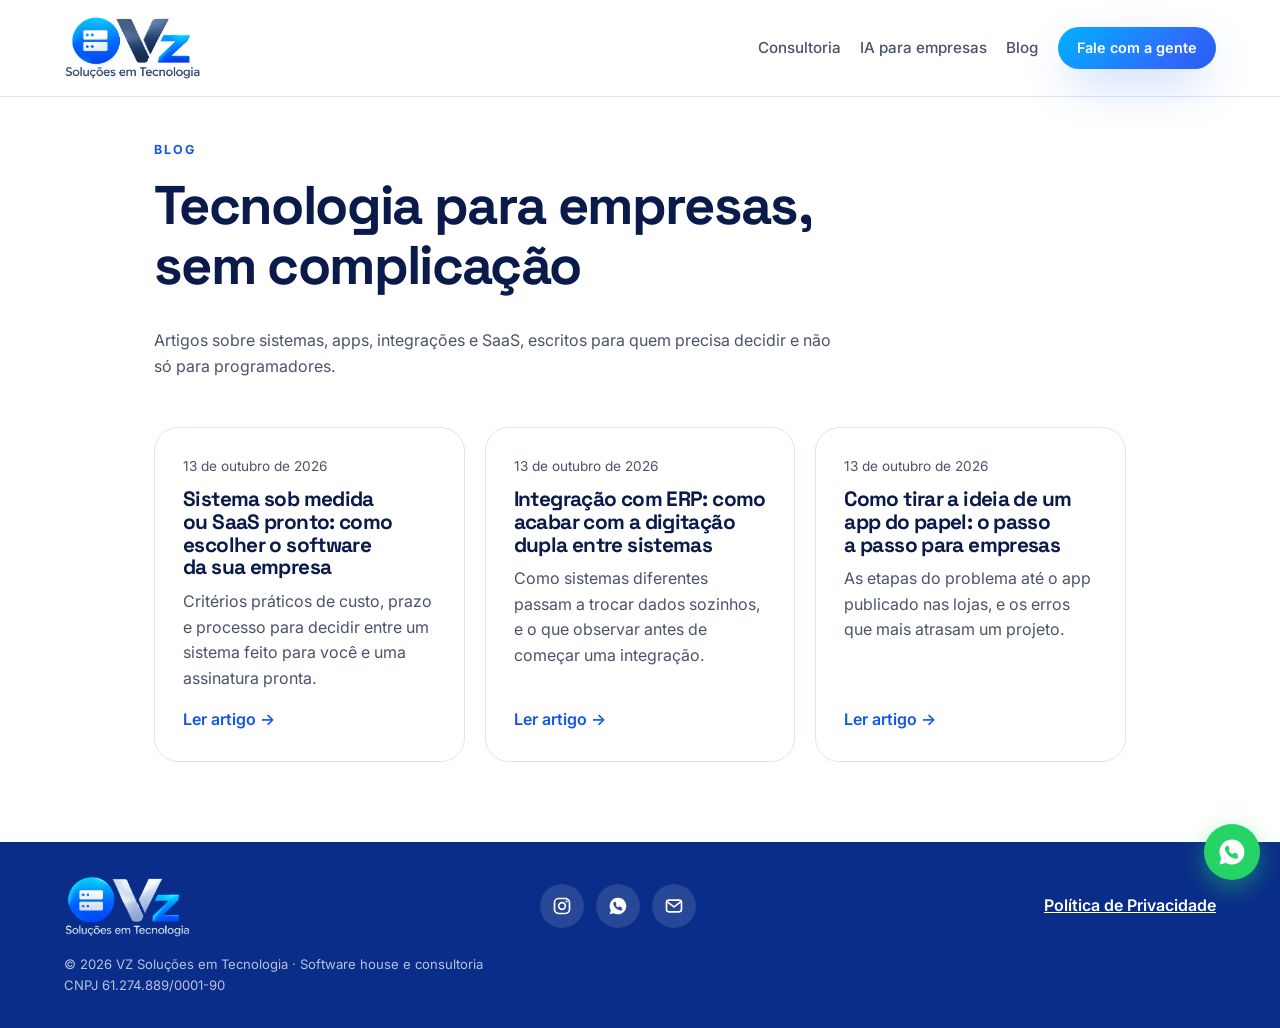
<file: blog/index.html>
<!doctype html>
<html lang="pt-BR">
<head>
  <meta charset="UTF-8" />
  <meta name="viewport" content="width=device-width, initial-scale=1.0" />
  <title>Blog · VZ Soluções em Tecnologia</title>
  <meta name="description" content="Artigos sobre sistemas sob medida, apps, SaaS e integrações com ERP para empresas." />
  <link rel="canonical" href="https://vztecnologia.com.br/blog/" />
  <meta name="theme-color" content="#1157EA" />
  <link rel="icon" href="../assets/logo.svg" type="image/svg+xml" />
  <meta property="og:type" content="website" />
  <meta property="og:locale" content="pt_BR" />
  <meta property="og:site_name" content="VZ Soluções em Tecnologia" />
  <meta property="og:title" content="Blog · VZ Soluções em Tecnologia" />
  <meta property="og:description" content="Artigos sobre sistemas sob medida, apps, SaaS e integrações com ERP para empresas." />
  <meta property="og:url" content="https://vztecnologia.com.br/blog/" />
  <meta property="og:image" content="https://vztecnologia.com.br/assets/marca/og-vz.jpg" />
  <meta name="twitter:card" content="summary_large_image" />
  <script type="application/ld+json">
{
  "@context": "https://schema.org",
  "@type": "Blog",
  "name": "Blog da VZ Soluções em Tecnologia",
  "url": "https://vztecnologia.com.br/blog/",
  "publisher": {
    "@type": "Organization",
    "name": "VZ Soluções em Tecnologia",
    "url": "https://vztecnologia.com.br/",
    "logo": {
      "@type": "ImageObject",
      "url": "https://vztecnologia.com.br/assets/marca/logo-vz-claro.webp"
    }
  }
}
  </script>
  <link rel="preconnect" href="https://fonts.googleapis.com" />
  <link rel="preconnect" href="https://fonts.gstatic.com" crossorigin />
  <link href="https://fonts.googleapis.com/css2?family=Inter:wght@400;500;600&family=Space+Grotesk:wght@500;600;700&display=swap" rel="stylesheet" />
  <link rel="stylesheet" href="../assets/style.css?v=20261015" />
  <script src="../assets/analytics.js?v=20261015" defer></script>
</head>
<body>
  <svg width="0" height="0" style="position:absolute" aria-hidden="true">
    <symbol id="i-insta" viewBox="0 0 24 24"><rect x="3" y="3" width="18" height="18" rx="5" fill="none" stroke="currentColor" stroke-width="2"/><circle cx="12" cy="12" r="4" fill="none" stroke="currentColor" stroke-width="2"/><circle cx="17.5" cy="6.5" r="1.3" fill="currentColor"/></symbol>
    <symbol id="i-whats" viewBox="0 0 24 24"><path fill="currentColor" d="M12 2a10 10 0 00-8.6 15.1L2 22l5-1.3A10 10 0 1012 2zm5.3 14.1c-.2.6-1.3 1.2-1.8 1.2-.5.1-1 .1-3.3-.8-2.8-1.1-4.5-4-4.7-4.2-.1-.2-1.1-1.5-1.1-2.8s.7-2 1-2.3c.2-.3.5-.3.7-.3h.5c.2 0 .4 0 .6.5l.8 2c.1.2.1.3 0 .5l-.4.6-.3.4c.1.2.6 1 1.3 1.6.9.8 1.6 1 1.8 1.1.2.1.4.1.5-.1l.7-.9c.2-.2.3-.2.6-.1l1.9.9c.2.1.4.2.5.3 0 .2 0 .8-.3 1.4z"/></symbol>
    <symbol id="i-mail" viewBox="0 0 24 24"><rect x="3" y="5" width="18" height="14" rx="3" fill="none" stroke="currentColor" stroke-width="2"/><path d="M4 7l8 6 8-6" fill="none" stroke="currentColor" stroke-width="2" stroke-linecap="round" stroke-linejoin="round"/></symbol>
  </svg>

  <header class="topo topo-interno">
    <a href="../" class="marca" aria-label="VZ Soluções em Tecnologia, página inicial">
      <img class="logo-vz" src="../assets/marca/logo-vz-claro.webp" alt="" width="902" height="421" />
    </a>
    <nav aria-label="Blog">
      <a href="../consultoria/">Consultoria</a>
      <a href="../ia/">IA para empresas</a>
      <a href="./">Blog</a>
      <a href="https://wa.me/5511964981181?text=Ol%C3%A1%2C%20vim%20pelo%20blog%20da%20VZ%20e%20quero%20conversar%20sobre%20um%20projeto." class="btn btn-sm" target="_blank" rel="noopener">Fale com a gente</a>
    </nav>
  </header>

  <main id="conteudo" class="blog">
    <header>
      <p class="kicker">Blog</p>
      <h1>Tecnologia para empresas, sem complicação</h1>
      <p>Artigos sobre sistemas, apps, integrações e SaaS, escritos para quem precisa decidir e não só para programadores.</p>
    </header>
    <ul class="blog-lista">
        <li><a href="sistema-sob-medida-ou-saas.html">
          <time class="post-data" datetime="2026-10-13">13 de outubro de 2026</time>
          <h2>Sistema sob medida ou SaaS pronto: como escolher o software da sua empresa</h2>
          <p>Critérios práticos de custo, prazo e processo para decidir entre um sistema feito para você e uma assinatura pronta.</p>
          <span>Ler artigo →</span>
        </a></li>
        <li><a href="integracao-com-erp.html">
          <time class="post-data" datetime="2026-10-13">13 de outubro de 2026</time>
          <h2>Integração com ERP: como acabar com a digitação dupla entre sistemas</h2>
          <p>Como sistemas diferentes passam a trocar dados sozinhos, e o que observar antes de começar uma integração.</p>
          <span>Ler artigo →</span>
        </a></li>
        <li><a href="como-criar-um-app-para-empresa.html">
          <time class="post-data" datetime="2026-10-13">13 de outubro de 2026</time>
          <h2>Como tirar a ideia de um app do papel: o passo a passo para empresas</h2>
          <p>As etapas do problema até o app publicado nas lojas, e os erros que mais atrasam um projeto.</p>
          <span>Ler artigo →</span>
        </a></li>
    </ul>
  </main>

  <footer class="rodape">
    <a href="../" class="marca" aria-label="VZ Soluções em Tecnologia, página inicial">
      <img class="logo-vz" src="../assets/marca/logo-vz-escuro.webp" alt="" width="805" height="405" loading="lazy" />
    </a>
    <nav class="redes" aria-label="Redes sociais">
      <a href="https://www.instagram.com/vztech.tecnologia/" target="_blank" rel="noopener" aria-label="Instagram"><svg><use href="#i-insta" /></svg></a>
      <a href="https://wa.me/5511964981181?text=Ol%C3%A1%2C%20vim%20pelo%20blog%20da%20VZ%20e%20quero%20conversar%20sobre%20um%20projeto." target="_blank" rel="noopener" aria-label="WhatsApp"><svg><use href="#i-whats" /></svg></a>
      <a href="mailto:contato@vztecnologia.com.br" aria-label="E-mail"><svg><use href="#i-mail" /></svg></a>
    </nav>
    <a href="../privacidade/" class="rodape-blog">Política de Privacidade</a>
    <small>© 2026 VZ Soluções em Tecnologia · Software house e consultoria<br />CNPJ&nbsp;61.274.889/0001-90</small>
  </footer>

  <a href="https://wa.me/5511964981181?text=Ol%C3%A1%2C%20vim%20pelo%20blog%20da%20VZ%20e%20quero%20conversar%20sobre%20um%20projeto." class="whats-flutuante" target="_blank" rel="noopener" aria-label="Conversar no WhatsApp">
    <svg><use href="#i-whats" /></svg>
  </a>
</body>
</html>
</file>
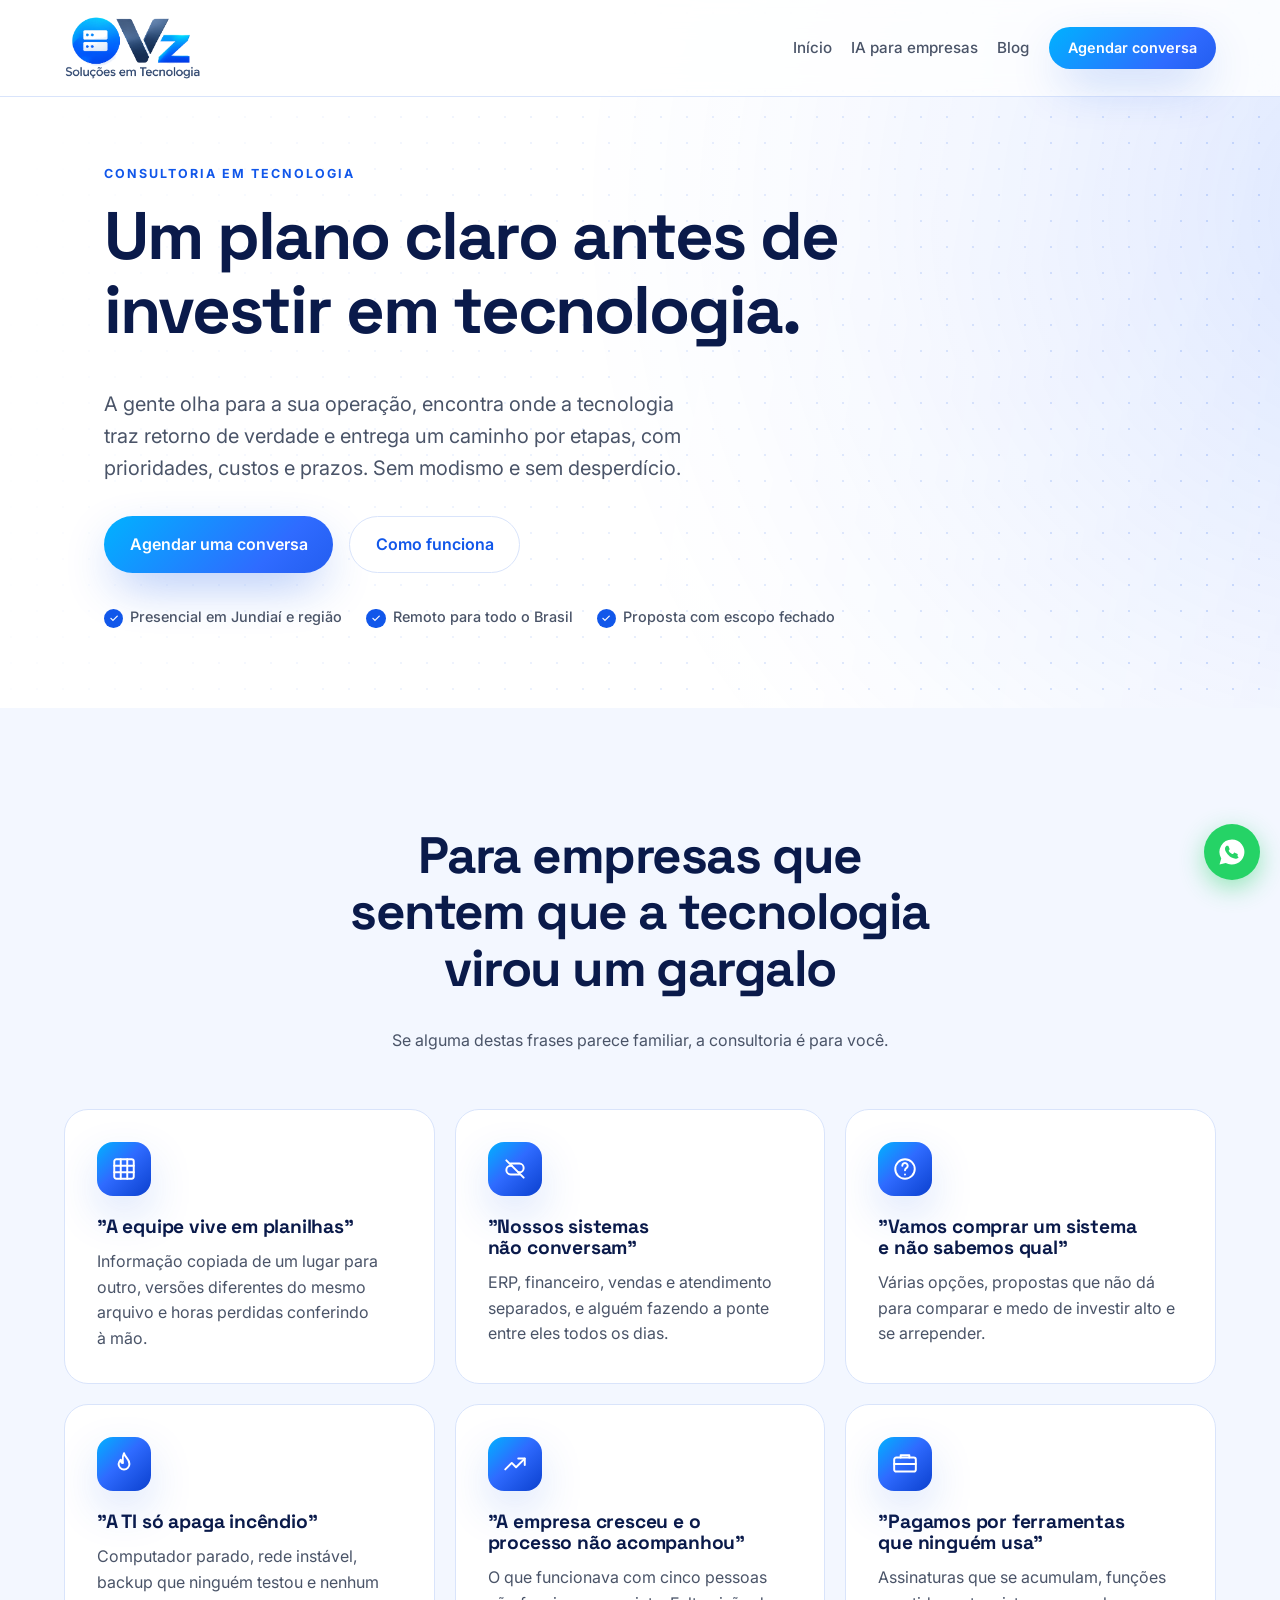
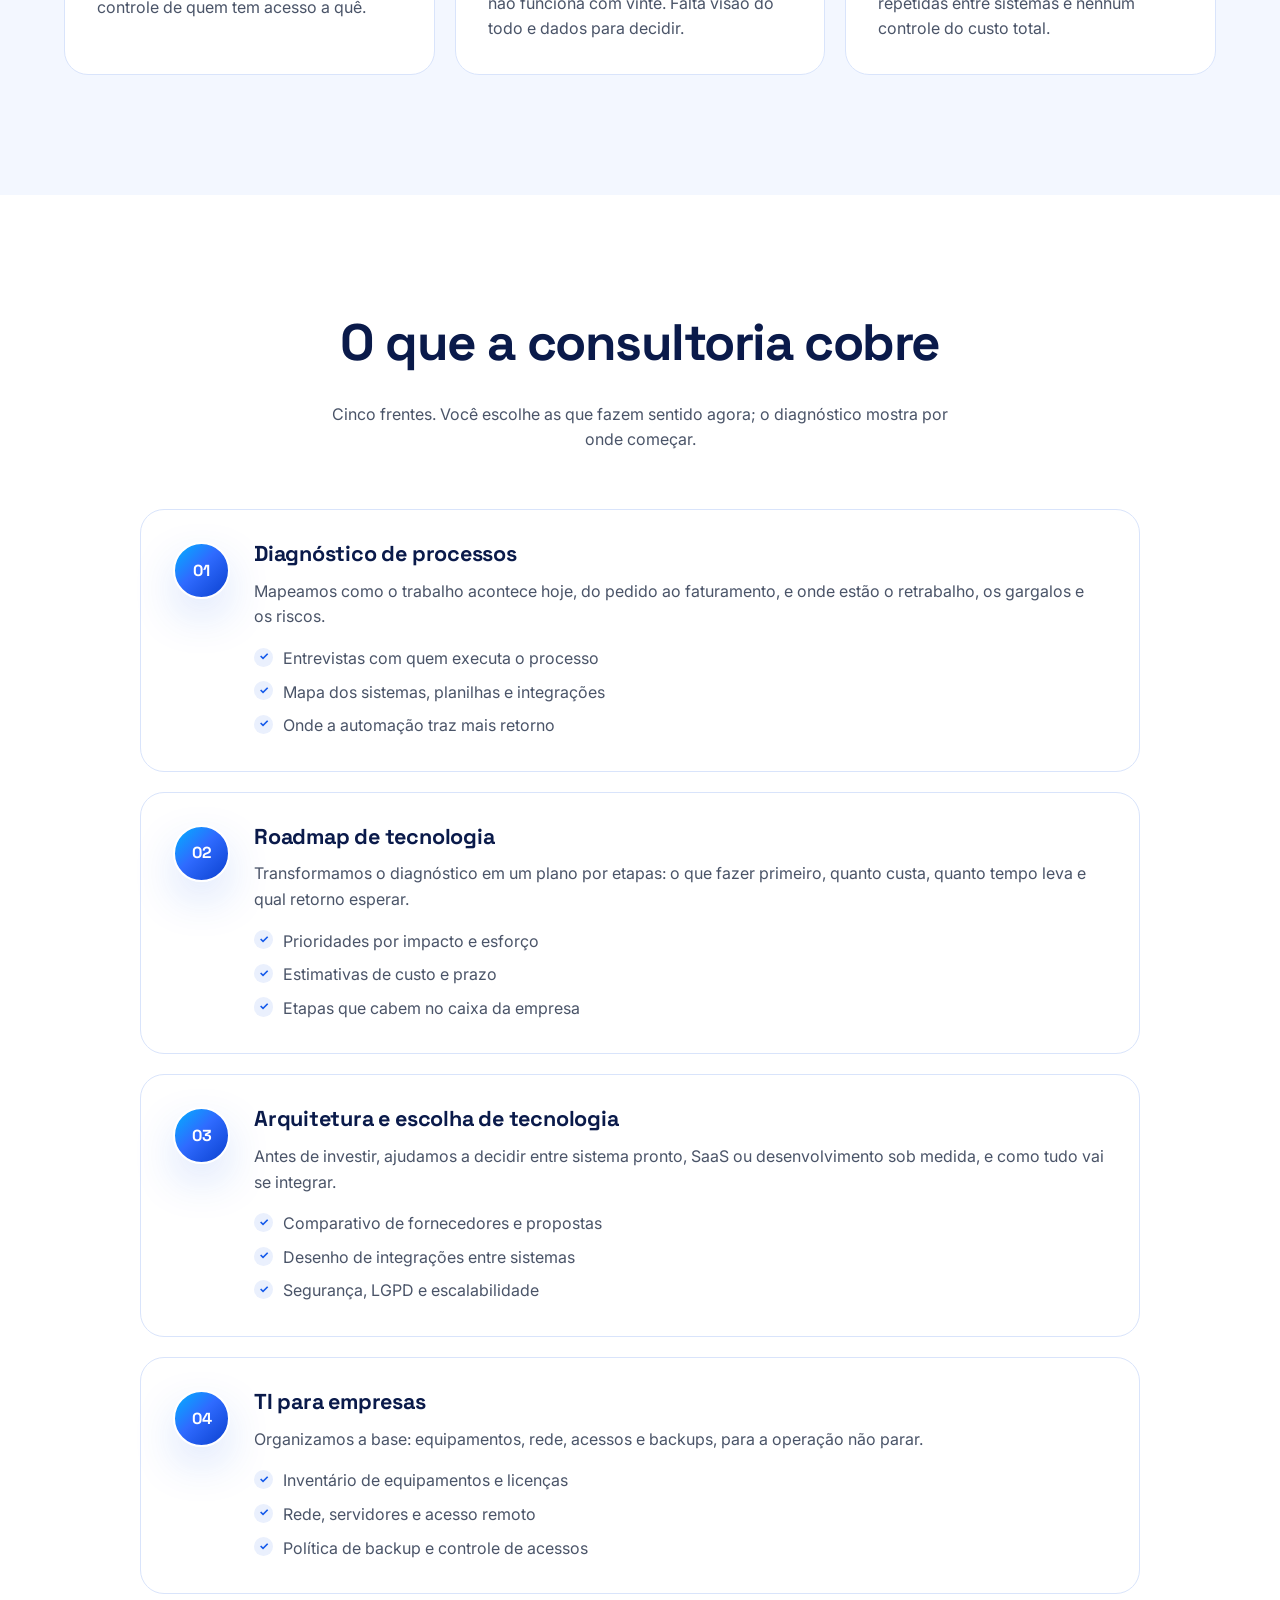
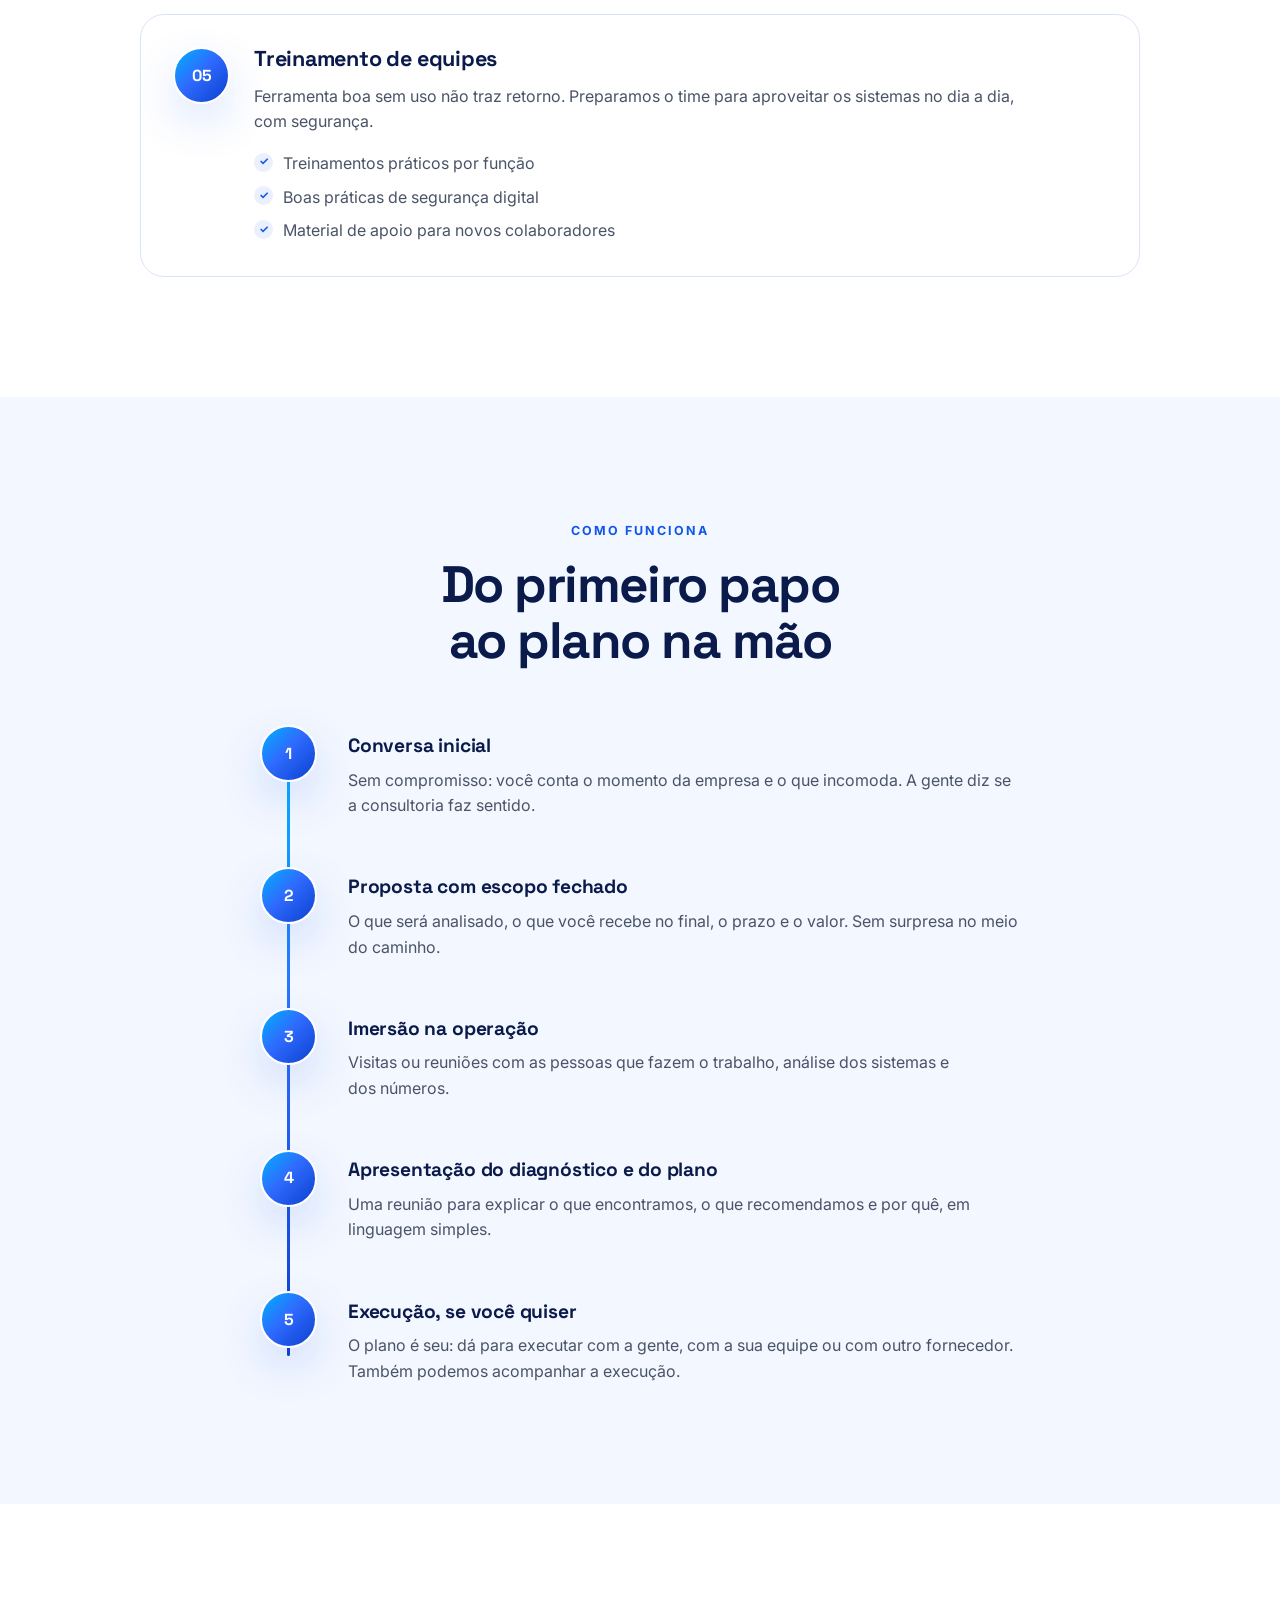
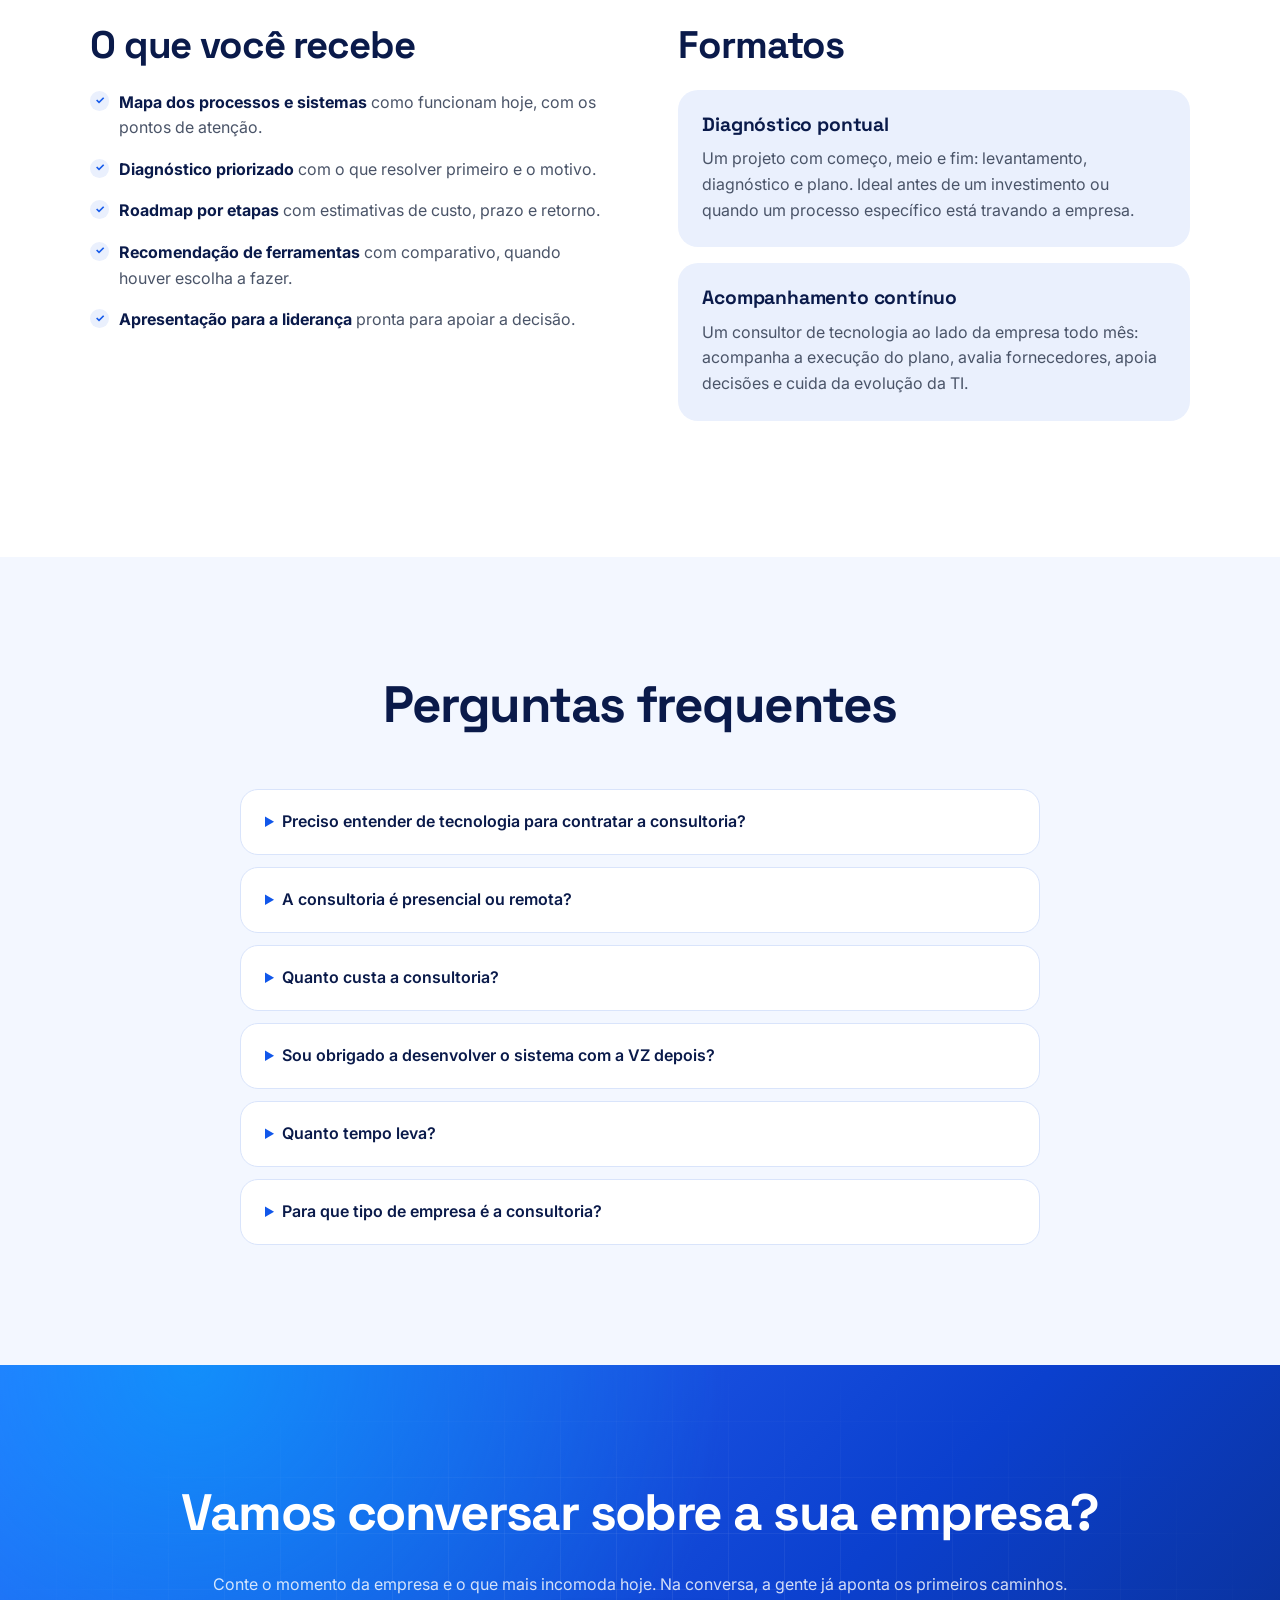
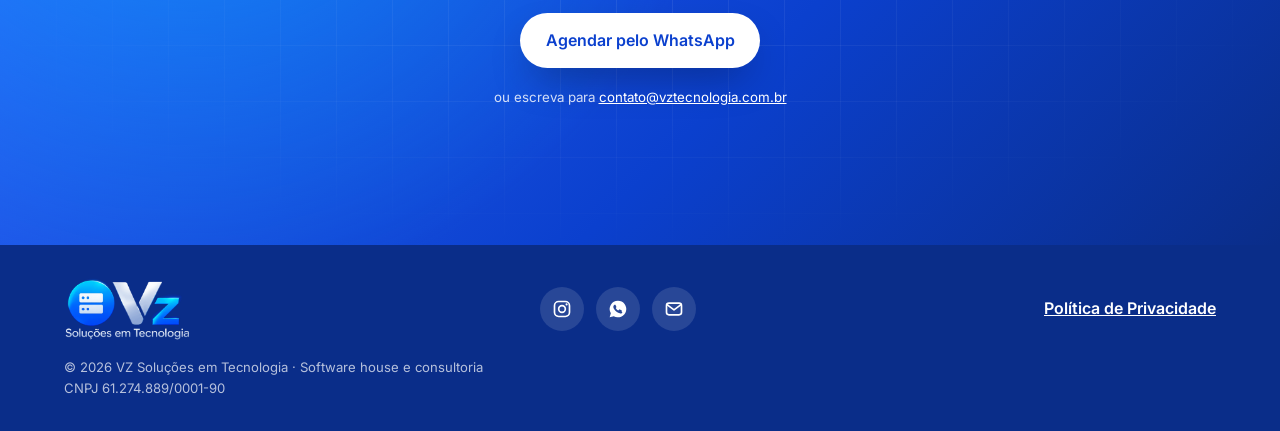
<file: consultoria/index.html>
<!doctype html>
<html lang="pt-BR">
<head>
  <meta charset="UTF-8" />
  <meta name="viewport" content="width=device-width, initial-scale=1.0" />
  <title>Consultoria em tecnologia para empresas em Jundiaí · VZ Soluções em Tecnologia</title>
  <meta name="description" content="Consultoria em tecnologia em Jundiaí e região: diagnóstico de processos, roadmap, escolha de sistemas, TI para empresas e treinamento de equipes. Atendimento presencial e remoto." />
  <link rel="canonical" href="https://vztecnologia.com.br/consultoria/" />
  <meta name="theme-color" content="#1157EA" />
  <link rel="icon" href="../assets/logo.svg" type="image/svg+xml" />
  <meta property="og:type" content="website" />
  <meta property="og:locale" content="pt_BR" />
  <meta property="og:site_name" content="VZ Soluções em Tecnologia" />
  <meta property="og:title" content="Consultoria em tecnologia para empresas · VZ" />
  <meta property="og:description" content="Diagnóstico de processos, roadmap, escolha de sistemas, TI e treinamento. Um plano claro antes de investir em tecnologia." />
  <meta property="og:url" content="https://vztecnologia.com.br/consultoria/" />
  <meta property="og:image" content="https://vztecnologia.com.br/assets/marca/og-vz.jpg" />
  <meta name="twitter:card" content="summary_large_image" />
  <script type="application/ld+json">
  {
    "@context": "https://schema.org",
    "@graph": [
      {
        "@type": "Service",
        "name": "Consultoria em tecnologia para empresas",
        "serviceType": "Consultoria em tecnologia da informação",
        "url": "https://vztecnologia.com.br/consultoria/",
        "description": "Diagnóstico de processos, roadmap de tecnologia, arquitetura e escolha de sistemas, TI para empresas e treinamento de equipes.",
        "areaServed": [{ "@type": "City", "name": "Jundiaí" }, { "@type": "Country", "name": "Brasil" }],
        "provider": { "@type": "ProfessionalService", "name": "VZ Soluções em Tecnologia", "url": "https://vztecnologia.com.br/", "telephone": "+55 11 96498-1181" }
      },
      {
        "@type": "FAQPage",
        "mainEntity": [
          { "@type": "Question", "name": "Preciso entender de tecnologia para contratar a consultoria?", "acceptedAnswer": { "@type": "Answer", "text": "Não. A consultoria existe justamente para traduzir tecnologia em decisões de negócio. Tudo é explicado em linguagem simples, com custos e prazos claros." } },
          { "@type": "Question", "name": "A consultoria é presencial ou remota?", "acceptedAnswer": { "@type": "Answer", "text": "As duas formas. Em Jundiaí e região podemos ir até a empresa para conhecer a operação de perto; para o restante do Brasil, o atendimento é remoto." } },
          { "@type": "Question", "name": "Quanto custa a consultoria?", "acceptedAnswer": { "@type": "Answer", "text": "Depende do tamanho da empresa e do escopo. Depois da conversa inicial, enviamos uma proposta fechada, com o que será entregue, o prazo e o valor." } },
          { "@type": "Question", "name": "Sou obrigado a desenvolver o sistema com a VZ depois?", "acceptedAnswer": { "@type": "Answer", "text": "Não. O plano é da sua empresa: dá para executar com a gente, com a sua equipe ou com outro fornecedor." } },
          { "@type": "Question", "name": "Quanto tempo leva?", "acceptedAnswer": { "@type": "Answer", "text": "Um diagnóstico focado em um processo é rápido; um levantamento da empresa toda leva mais. O prazo é definido na proposta, junto com o escopo." } },
          { "@type": "Question", "name": "Para que tipo de empresa é a consultoria?", "acceptedAnswer": { "@type": "Answer", "text": "Principalmente pequenas e médias empresas que estão crescendo e sentem que a tecnologia virou um gargalo, ou que vão fazer um investimento em sistema e querem acertar na escolha." } }
        ]
      }
    ]
  }
  </script>
  <link rel="preconnect" href="https://fonts.googleapis.com" />
  <link rel="preconnect" href="https://fonts.gstatic.com" crossorigin />
  <link href="https://fonts.googleapis.com/css2?family=Inter:wght@400;500;600&family=Space+Grotesk:wght@500;600;700&display=swap" rel="stylesheet" />
  <link rel="stylesheet" href="../assets/style.css?v=20261015" />
  <script src="../assets/analytics.js?v=20261015" defer></script>
</head>
<body>
  <a href="#conteudo" class="pular">Pular para o conteúdo</a>

  <svg width="0" height="0" style="position:absolute" aria-hidden="true">
    <symbol id="i-insta" viewBox="0 0 24 24"><rect x="3" y="3" width="18" height="18" rx="5" fill="none" stroke="currentColor" stroke-width="2"/><circle cx="12" cy="12" r="4" fill="none" stroke="currentColor" stroke-width="2"/><circle cx="17.5" cy="6.5" r="1.3" fill="currentColor"/></symbol>
    <symbol id="i-whats" viewBox="0 0 24 24"><path fill="currentColor" d="M12 2a10 10 0 00-8.6 15.1L2 22l5-1.3A10 10 0 1012 2zm5.3 14.1c-.2.6-1.3 1.2-1.8 1.2-.5.1-1 .1-3.3-.8-2.8-1.1-4.5-4-4.7-4.2-.1-.2-1.1-1.5-1.1-2.8s.7-2 1-2.3c.2-.3.5-.3.7-.3h.5c.2 0 .4 0 .6.5l.8 2c.1.2.1.3 0 .5l-.4.6-.3.4c.1.2.6 1 1.3 1.6.9.8 1.6 1 1.8 1.1.2.1.4.1.5-.1l.7-.9c.2-.2.3-.2.6-.1l1.9.9c.2.1.4.2.5.3 0 .2 0 .8-.3 1.4z"/></symbol>
    <symbol id="i-mail" viewBox="0 0 24 24"><rect x="3" y="5" width="18" height="14" rx="3" fill="none" stroke="currentColor" stroke-width="2"/><path d="M4 7l8 6 8-6" fill="none" stroke="currentColor" stroke-width="2" stroke-linecap="round" stroke-linejoin="round"/></symbol>
  </svg>

  <header class="topo topo-interno">
    <a href="../" class="marca" aria-label="VZ Soluções em Tecnologia, página inicial">
      <img class="logo-vz" src="../assets/marca/logo-vz-claro.webp" alt="" width="902" height="421" />
    </a>
    <nav aria-label="Principal">
      <a href="../">Início</a>
      <a href="../ia/">IA para empresas</a>
      <a href="../blog/">Blog</a>
      <a href="https://wa.me/5511964981181?text=Ol%C3%A1%2C%20vim%20pela%20p%C3%A1gina%20de%20consultoria%20da%20VZ%20e%20quero%20agendar%20uma%20conversa." class="btn btn-sm" target="_blank" rel="noopener">Agendar conversa</a>
    </nav>
  </header>

  <main id="conteudo" class="consultoria-pagina">
    <!-- Topo -->
    <section class="pagina-hero">
      <p class="kicker">Consultoria em tecnologia</p>
      <h1>Um plano claro antes de investir em tecnologia.</h1>
      <p class="lead">A gente olha para a sua operação, encontra onde a tecnologia traz retorno de verdade e entrega um caminho por etapas, com prioridades, custos e prazos. Sem modismo e sem desperdício.</p>
      <div class="acoes">
        <a href="https://wa.me/5511964981181?text=Ol%C3%A1%2C%20vim%20pela%20p%C3%A1gina%20de%20consultoria%20da%20VZ%20e%20quero%20agendar%20uma%20conversa." class="btn" target="_blank" rel="noopener">Agendar uma conversa</a>
        <a href="#como-funciona" class="btn btn-fantasma">Como funciona</a>
      </div>
      <ul class="selos">
        <li>Presencial em Jundiaí e região</li>
        <li>Remoto para todo o Brasil</li>
        <li>Proposta com escopo fechado</li>
      </ul>
    </section>

    <!-- Para quem é -->
    <section class="secao secao-clara">
      <header class="secao-topo">
        <h2>Para empresas que sentem que a tecnologia virou um gargalo</h2>
        <p>Se alguma destas frases parece familiar, a consultoria é para você.</p>
      </header>
      <div class="cards">
        <article class="card">
          <div class="icone" aria-hidden="true"><svg viewBox="0 0 24 24"><rect x="3" y="3" width="18" height="18" rx="2"/><path d="M3 9h18M3 15h18M9 3v18M15 3v18"/></svg></div>
          <h3>"A equipe vive em planilhas"</h3>
          <p>Informação copiada de um lugar para outro, versões diferentes do mesmo arquivo e horas perdidas conferindo à mão.</p>
        </article>
        <article class="card">
          <div class="icone" aria-hidden="true"><svg viewBox="0 0 24 24"><path d="M8 7h8a4 4 0 010 8h-1M16 17H8a4 4 0 010-8h1"/><path d="M4 4l16 16"/></svg></div>
          <h3>"Nossos sistemas não conversam"</h3>
          <p>ERP, financeiro, vendas e atendimento separados, e alguém fazendo a ponte entre eles todos os dias.</p>
        </article>
        <article class="card">
          <div class="icone" aria-hidden="true"><svg viewBox="0 0 24 24"><circle cx="12" cy="12" r="9"/><path d="M9.5 9a2.5 2.5 0 114 2c-.9.6-1.5 1.1-1.5 2.2M12 17h.01"/></svg></div>
          <h3>"Vamos comprar um sistema e não sabemos qual"</h3>
          <p>Várias opções, propostas que não dá para comparar e medo de investir alto e se arrepender.</p>
        </article>
        <article class="card">
          <div class="icone" aria-hidden="true"><svg viewBox="0 0 24 24"><path d="M12 2c1 4 5 5 5 10a5 5 0 01-10 0c0-2 1-3 2-4 0 2 1 3 2 3 0-3-1-5 1-9z"/></svg></div>
          <h3>"A TI só apaga incêndio"</h3>
          <p>Computador parado, rede instável, backup que ninguém testou e nenhum controle de quem tem acesso a quê.</p>
        </article>
        <article class="card">
          <div class="icone" aria-hidden="true"><svg viewBox="0 0 24 24"><path d="M3 17l6-6 4 4 8-8"/><path d="M15 7h6v6"/></svg></div>
          <h3>"A empresa cresceu e o processo não acompanhou"</h3>
          <p>O que funcionava com cinco pessoas não funciona com vinte. Falta visão do todo e dados para decidir.</p>
        </article>
        <article class="card">
          <div class="icone" aria-hidden="true"><svg viewBox="0 0 24 24"><rect x="2" y="6" width="20" height="13" rx="2"/><path d="M16 6V4H8v2M2 12h20"/></svg></div>
          <h3>"Pagamos por ferramentas que ninguém usa"</h3>
          <p>Assinaturas que se acumulam, funções repetidas entre sistemas e nenhum controle do custo total.</p>
        </article>
      </div>
    </section>

    <!-- Frentes -->
    <section class="secao">
      <header class="secao-topo">
        <h2>O que a consultoria cobre</h2>
        <p>Cinco frentes. Você escolhe as que fazem sentido agora; o diagnóstico mostra por onde começar.</p>
      </header>
      <div class="frentes">
        <article>
          <span class="marco">01</span>
          <div>
            <h3>Diagnóstico de processos</h3>
            <p>Mapeamos como o trabalho acontece hoje, do pedido ao faturamento, e onde estão o retrabalho, os gargalos e os riscos.</p>
            <ul class="lista-ok"><li>Entrevistas com quem executa o processo</li><li>Mapa dos sistemas, planilhas e integrações</li><li>Onde a automação traz mais retorno</li></ul>
          </div>
        </article>
        <article>
          <span class="marco">02</span>
          <div>
            <h3>Roadmap de tecnologia</h3>
            <p>Transformamos o diagnóstico em um plano por etapas: o que fazer primeiro, quanto custa, quanto tempo leva e qual retorno esperar.</p>
            <ul class="lista-ok"><li>Prioridades por impacto e esforço</li><li>Estimativas de custo e prazo</li><li>Etapas que cabem no caixa da empresa</li></ul>
          </div>
        </article>
        <article>
          <span class="marco">03</span>
          <div>
            <h3>Arquitetura e escolha de tecnologia</h3>
            <p>Antes de investir, ajudamos a decidir entre sistema pronto, SaaS ou desenvolvimento sob medida, e como tudo vai se integrar.</p>
            <ul class="lista-ok"><li>Comparativo de fornecedores e propostas</li><li>Desenho de integrações entre sistemas</li><li>Segurança, LGPD e escalabilidade</li></ul>
          </div>
        </article>
        <article>
          <span class="marco">04</span>
          <div>
            <h3>TI para empresas</h3>
            <p>Organizamos a base: equipamentos, rede, acessos e backups, para a operação não parar.</p>
            <ul class="lista-ok"><li>Inventário de equipamentos e licenças</li><li>Rede, servidores e acesso remoto</li><li>Política de backup e controle de acessos</li></ul>
          </div>
        </article>
        <article>
          <span class="marco">05</span>
          <div>
            <h3>Treinamento de equipes</h3>
            <p>Ferramenta boa sem uso não traz retorno. Preparamos o time para aproveitar os sistemas no dia a dia, com segurança.</p>
            <ul class="lista-ok"><li>Treinamentos práticos por função</li><li>Boas práticas de segurança digital</li><li>Material de apoio para novos colaboradores</li></ul>
          </div>
        </article>
      </div>
    </section>

    <!-- Como funciona -->
    <section id="como-funciona" class="secao secao-clara">
      <header class="secao-topo">
        <p class="kicker">Como funciona</p>
        <h2>Do primeiro papo ao plano na mão</h2>
      </header>
      <ol class="trajetoria fixa">
        <li><span class="marco">1</span><h3>Conversa inicial</h3><p>Sem compromisso: você conta o momento da empresa e o que incomoda. A gente diz se a consultoria faz sentido.</p></li>
        <li><span class="marco">2</span><h3>Proposta com escopo fechado</h3><p>O que será analisado, o que você recebe no final, o prazo e o valor. Sem surpresa no meio do caminho.</p></li>
        <li><span class="marco">3</span><h3>Imersão na operação</h3><p>Visitas ou reuniões com as pessoas que fazem o trabalho, análise dos sistemas e dos números.</p></li>
        <li><span class="marco">4</span><h3>Apresentação do diagnóstico e do plano</h3><p>Uma reunião para explicar o que encontramos, o que recomendamos e por quê, em linguagem simples.</p></li>
        <li><span class="marco">5</span><h3>Execução, se você quiser</h3><p>O plano é seu: dá para executar com a gente, com a sua equipe ou com outro fornecedor. Também podemos acompanhar a execução.</p></li>
      </ol>
    </section>

    <!-- Entregáveis e formatos -->
    <section class="secao">
      <div class="duas-colunas">
        <div>
          <h2>O que você recebe</h2>
          <ul class="lista-ok grande">
            <li><b>Mapa dos processos e sistemas</b> como funcionam hoje, com os pontos de atenção.</li>
            <li><b>Diagnóstico priorizado</b> com o que resolver primeiro e o motivo.</li>
            <li><b>Roadmap por etapas</b> com estimativas de custo, prazo e retorno.</li>
            <li><b>Recomendação de ferramentas</b> com comparativo, quando houver escolha a fazer.</li>
            <li><b>Apresentação para a liderança</b> pronta para apoiar a decisão.</li>
          </ul>
        </div>
        <div>
          <h2>Formatos</h2>
          <div class="formato">
            <h3>Diagnóstico pontual</h3>
            <p>Um projeto com começo, meio e fim: levantamento, diagnóstico e plano. Ideal antes de um investimento ou quando um processo específico está travando a empresa.</p>
          </div>
          <div class="formato">
            <h3>Acompanhamento contínuo</h3>
            <p>Um consultor de tecnologia ao lado da empresa todo mês: acompanha a execução do plano, avalia fornecedores, apoia decisões e cuida da evolução da TI.</p>
          </div>
        </div>
      </div>
    </section>

    <!-- Perguntas frequentes -->
    <section class="secao secao-clara">
      <header class="secao-topo">
        <h2>Perguntas frequentes</h2>
      </header>
      <div class="faq">
        <details><summary>Preciso entender de tecnologia para contratar a consultoria?</summary><p>Não. A consultoria existe justamente para traduzir tecnologia em decisões de negócio. Tudo é explicado em linguagem simples, com custos e prazos claros.</p></details>
        <details><summary>A consultoria é presencial ou remota?</summary><p>As duas formas. Em Jundiaí e região podemos ir até a empresa para conhecer a operação de perto; para o restante do Brasil, o atendimento é remoto.</p></details>
        <details><summary>Quanto custa a consultoria?</summary><p>Depende do tamanho da empresa e do escopo. Depois da conversa inicial, enviamos uma proposta fechada, com o que será entregue, o prazo e o valor.</p></details>
        <details><summary>Sou obrigado a desenvolver o sistema com a VZ depois?</summary><p>Não. O plano é da sua empresa: dá para executar com a gente, com a sua equipe ou com outro fornecedor.</p></details>
        <details><summary>Quanto tempo leva?</summary><p>Um diagnóstico focado em um processo é rápido; um levantamento da empresa toda leva mais. O prazo é definido na proposta, junto com o escopo.</p></details>
        <details><summary>Para que tipo de empresa é a consultoria?</summary><p>Principalmente pequenas e médias empresas que estão crescendo e sentem que a tecnologia virou um gargalo, ou que vão fazer um investimento em sistema e querem acertar na escolha.</p></details>
      </div>
    </section>

    <!-- Chamada final -->
    <section class="secao secao-azul contato">
      <h2>Vamos conversar sobre a sua empresa?</h2>
      <p>Conte o momento da empresa e o que mais incomoda hoje. Na conversa, a gente já aponta os primeiros caminhos.</p>
      <p><a href="https://wa.me/5511964981181?text=Ol%C3%A1%2C%20vim%20pela%20p%C3%A1gina%20de%20consultoria%20da%20VZ%20e%20quero%20agendar%20uma%20conversa." class="btn btn-branco" target="_blank" rel="noopener">Agendar pelo WhatsApp</a></p>
      <p><small>ou escreva para <a href="mailto:contato@vztecnologia.com.br">contato@vztecnologia.com.br</a></small></p>
    </section>
  </main>

  <footer class="rodape">
    <a href="../" class="marca" aria-label="VZ Soluções em Tecnologia, página inicial">
      <img class="logo-vz" src="../assets/marca/logo-vz-escuro.webp" alt="" width="805" height="405" loading="lazy" />
    </a>
    <nav class="redes" aria-label="Redes sociais">
      <a href="https://www.instagram.com/vztech.tecnologia/" target="_blank" rel="noopener" aria-label="Instagram"><svg><use href="#i-insta" /></svg></a>
      <a href="https://wa.me/5511964981181?text=Ol%C3%A1%2C%20vim%20pela%20p%C3%A1gina%20de%20consultoria%20da%20VZ%20e%20quero%20agendar%20uma%20conversa." target="_blank" rel="noopener" aria-label="WhatsApp"><svg><use href="#i-whats" /></svg></a>
      <a href="mailto:contato@vztecnologia.com.br" aria-label="E-mail"><svg><use href="#i-mail" /></svg></a>
    </nav>
    <a href="../privacidade/" class="rodape-blog">Política de Privacidade</a>
    <small>© 2026 VZ Soluções em Tecnologia · Software house e consultoria<br />CNPJ&nbsp;61.274.889/0001-90</small>
  </footer>

  <a href="https://wa.me/5511964981181?text=Ol%C3%A1%2C%20vim%20pela%20p%C3%A1gina%20de%20consultoria%20da%20VZ%20e%20quero%20agendar%20uma%20conversa." class="whats-flutuante" target="_blank" rel="noopener" aria-label="Conversar no WhatsApp">
    <svg><use href="#i-whats" /></svg>
  </a>
</body>
</html>
</file>
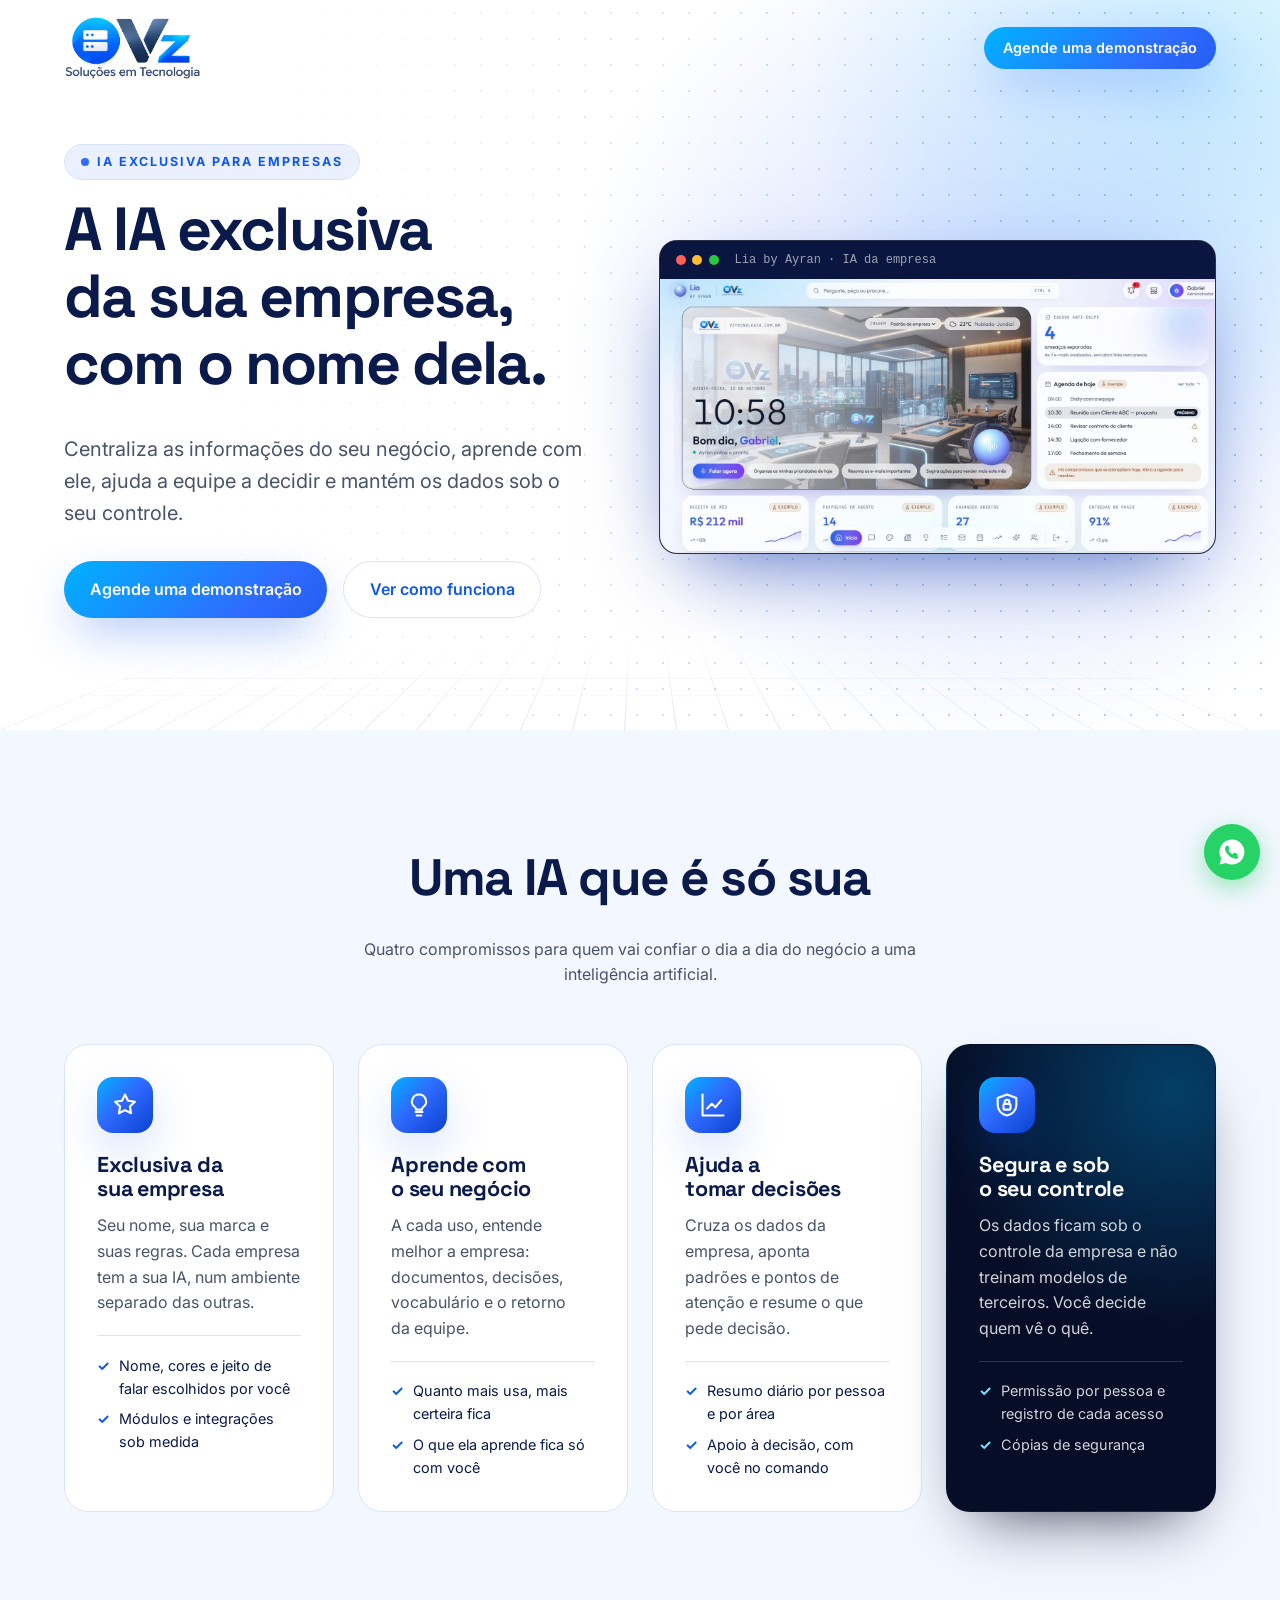
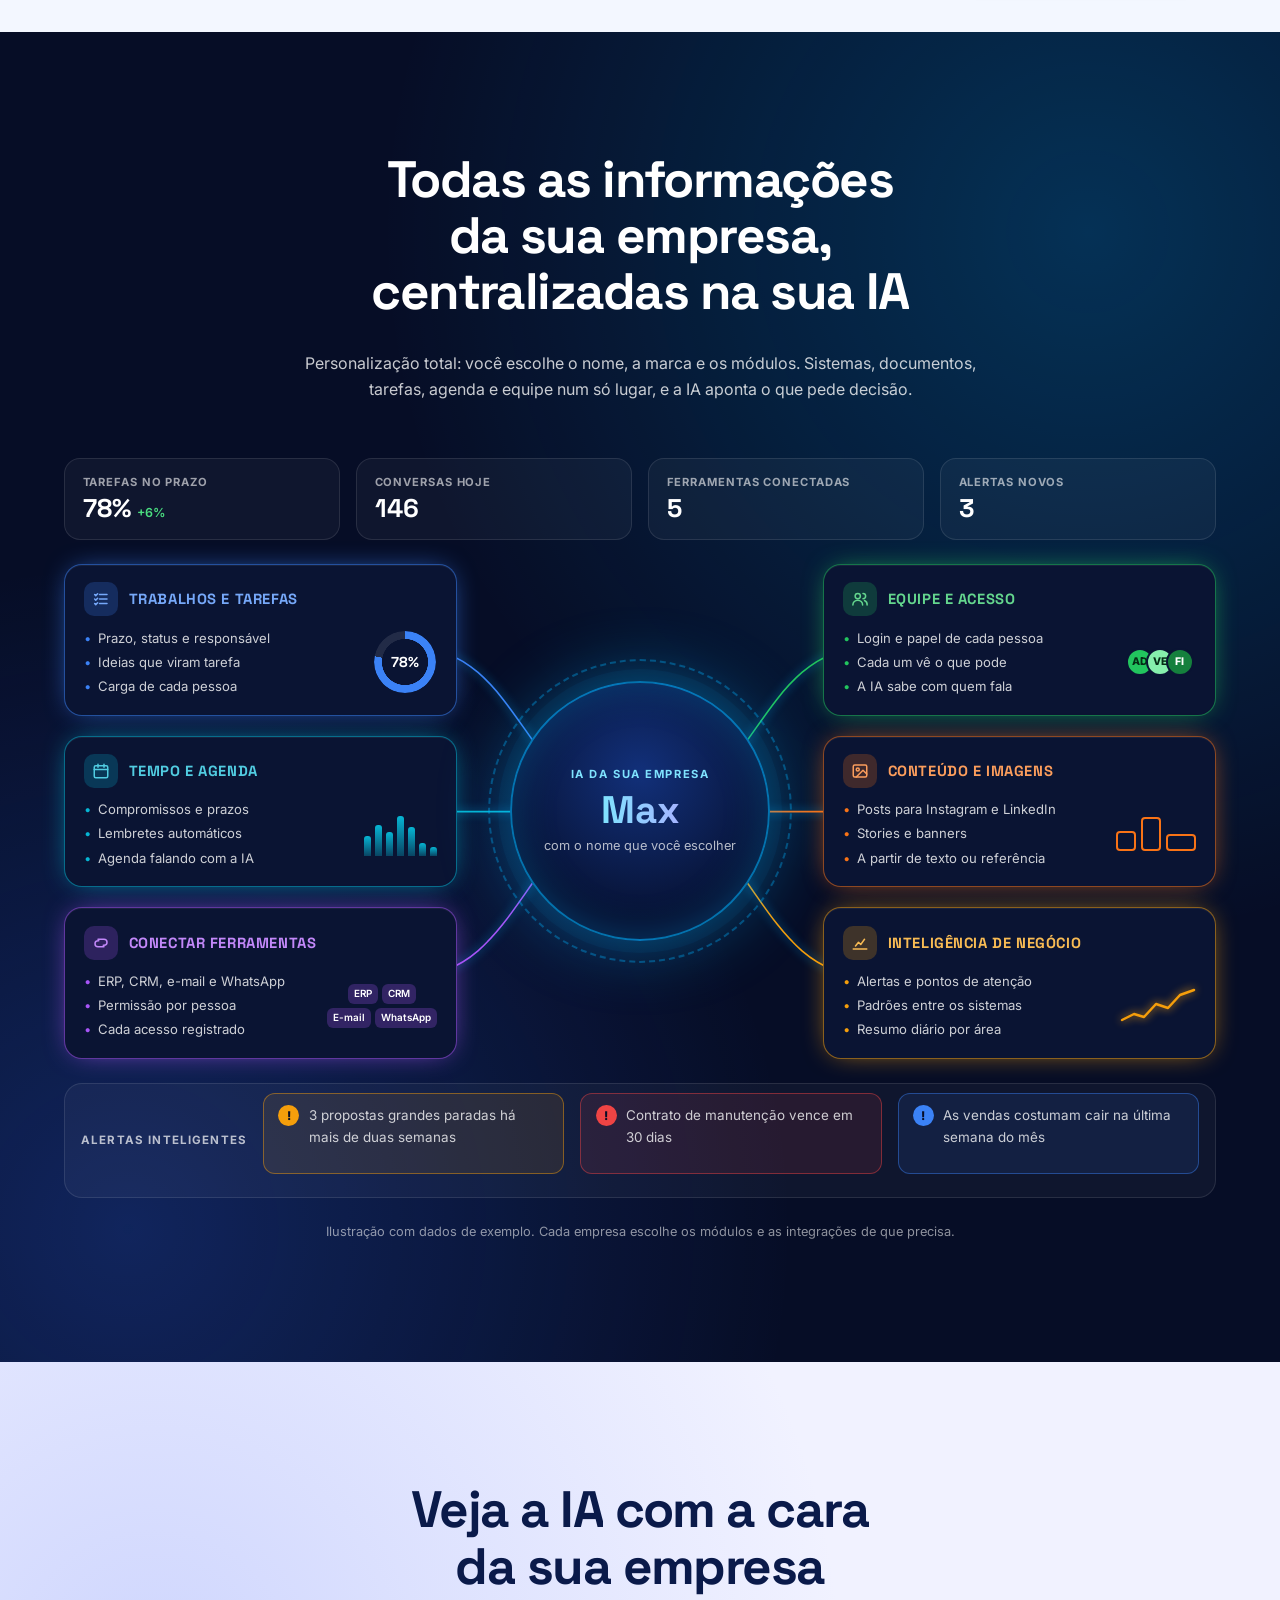
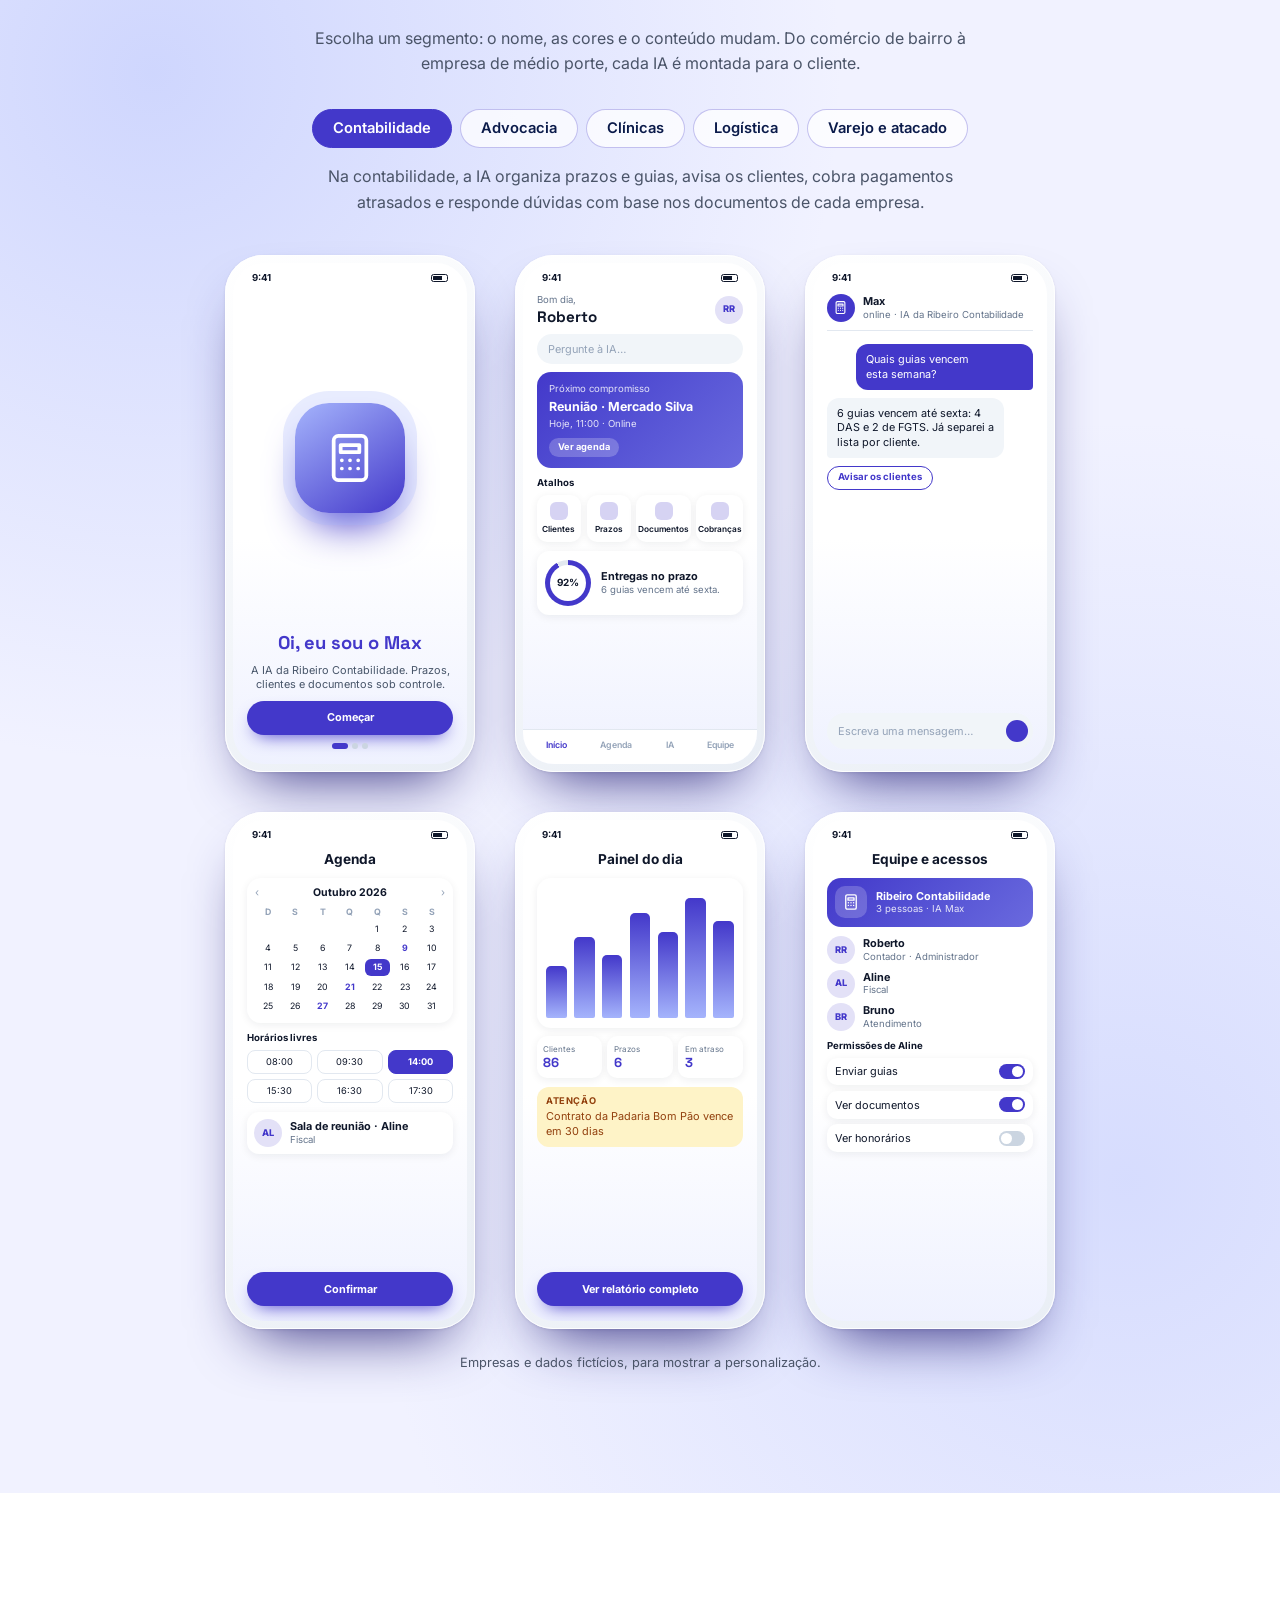
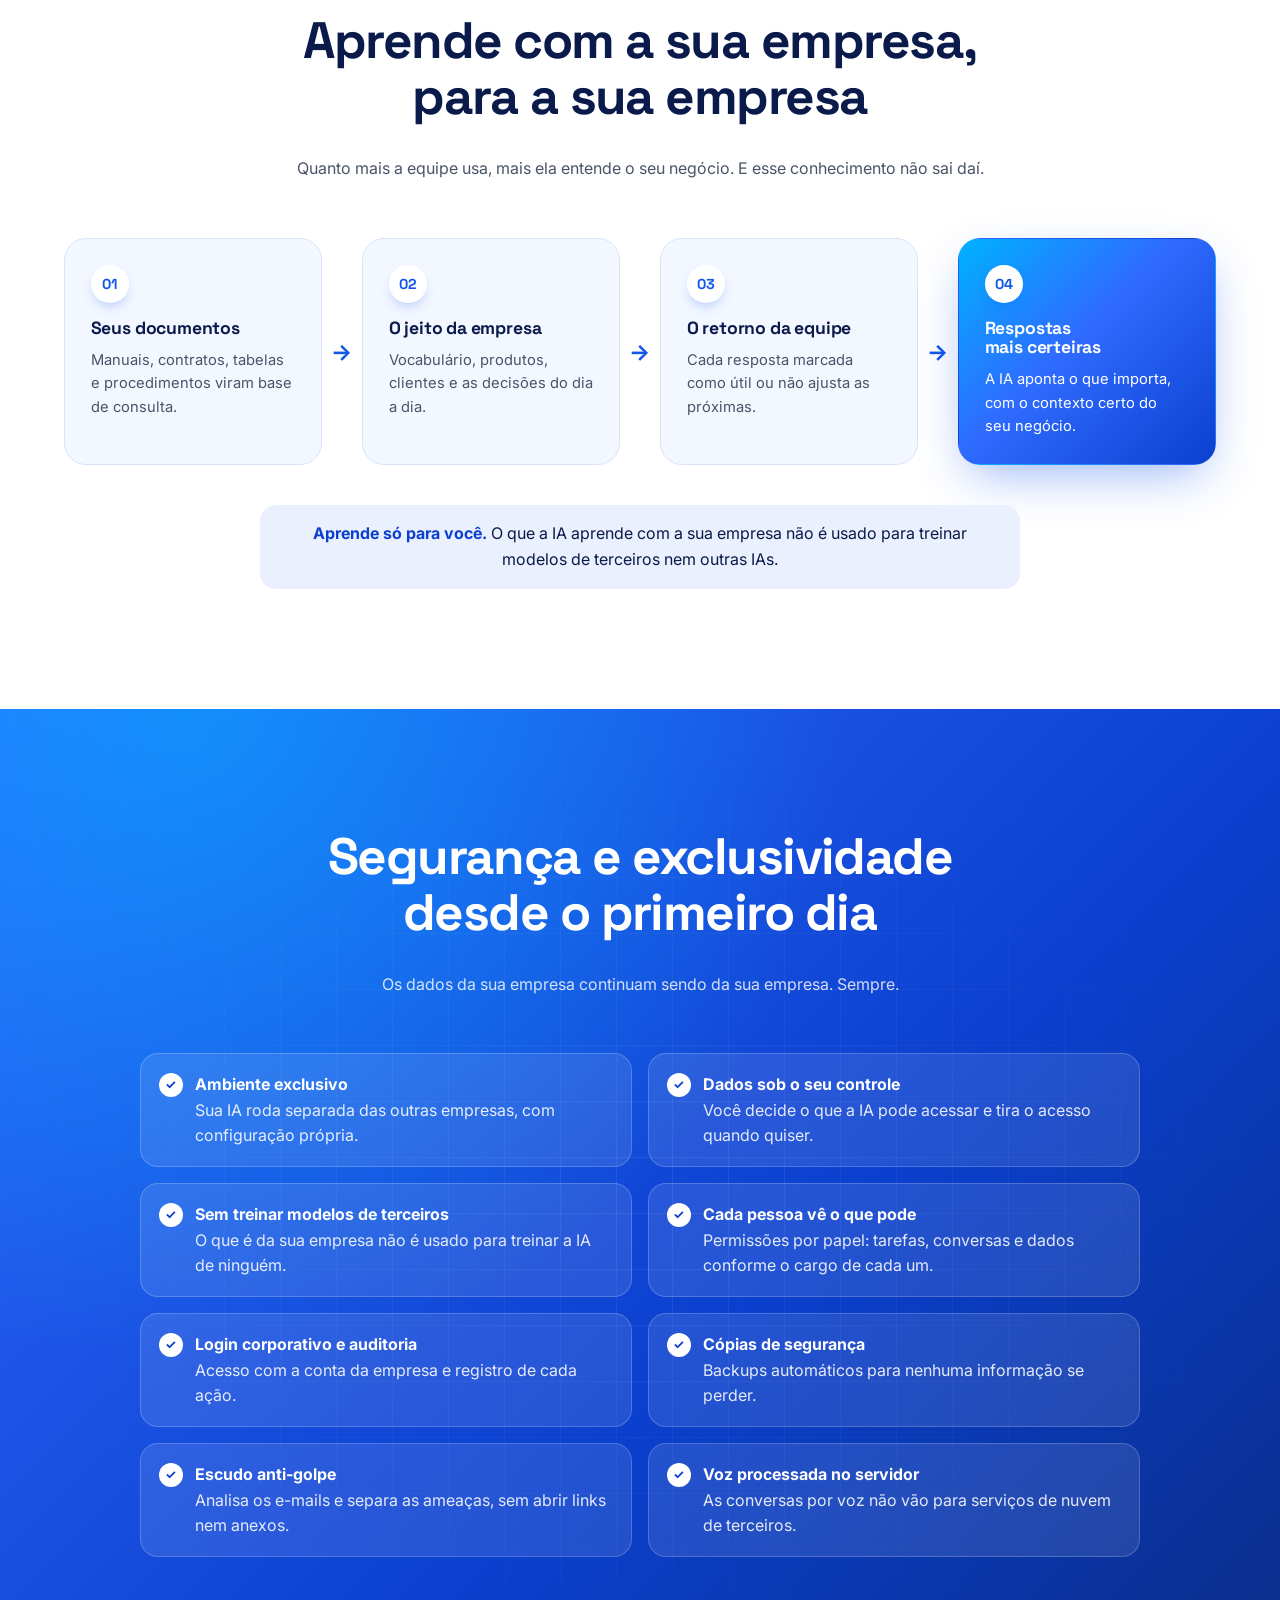
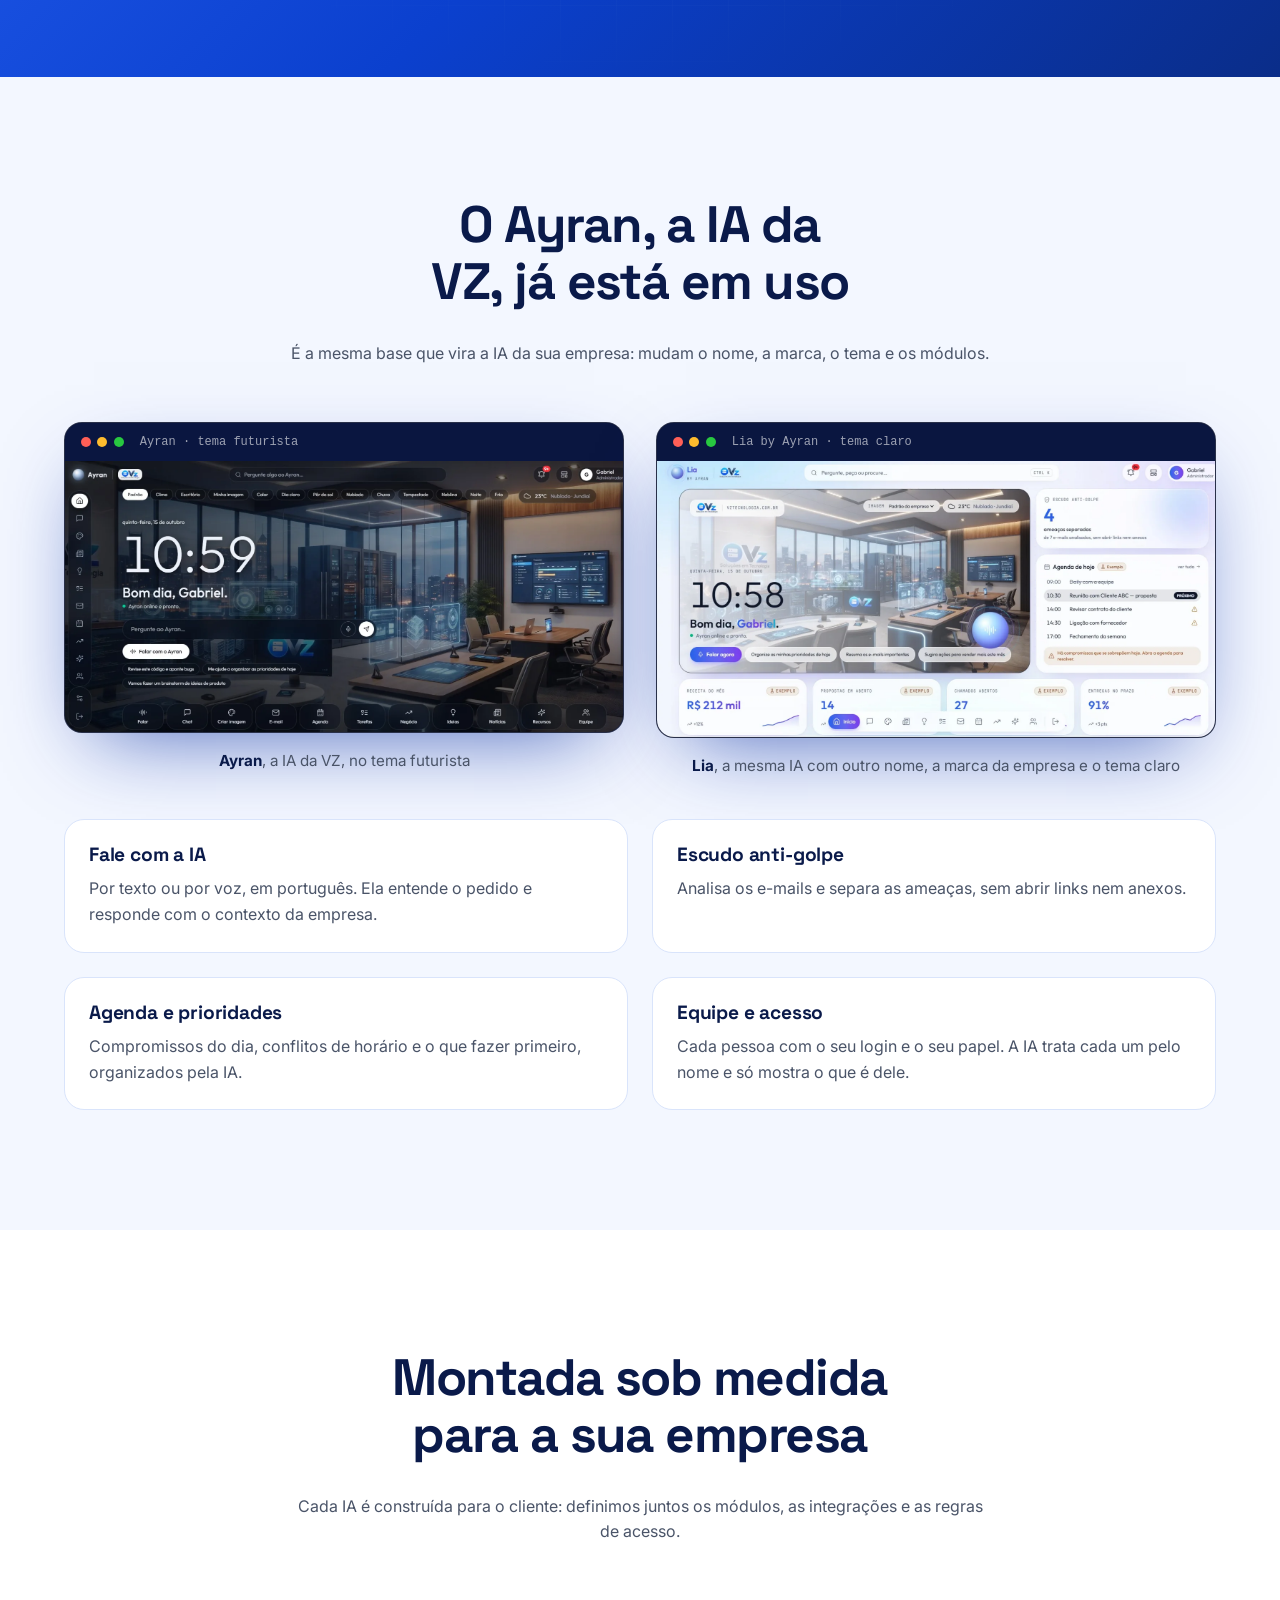
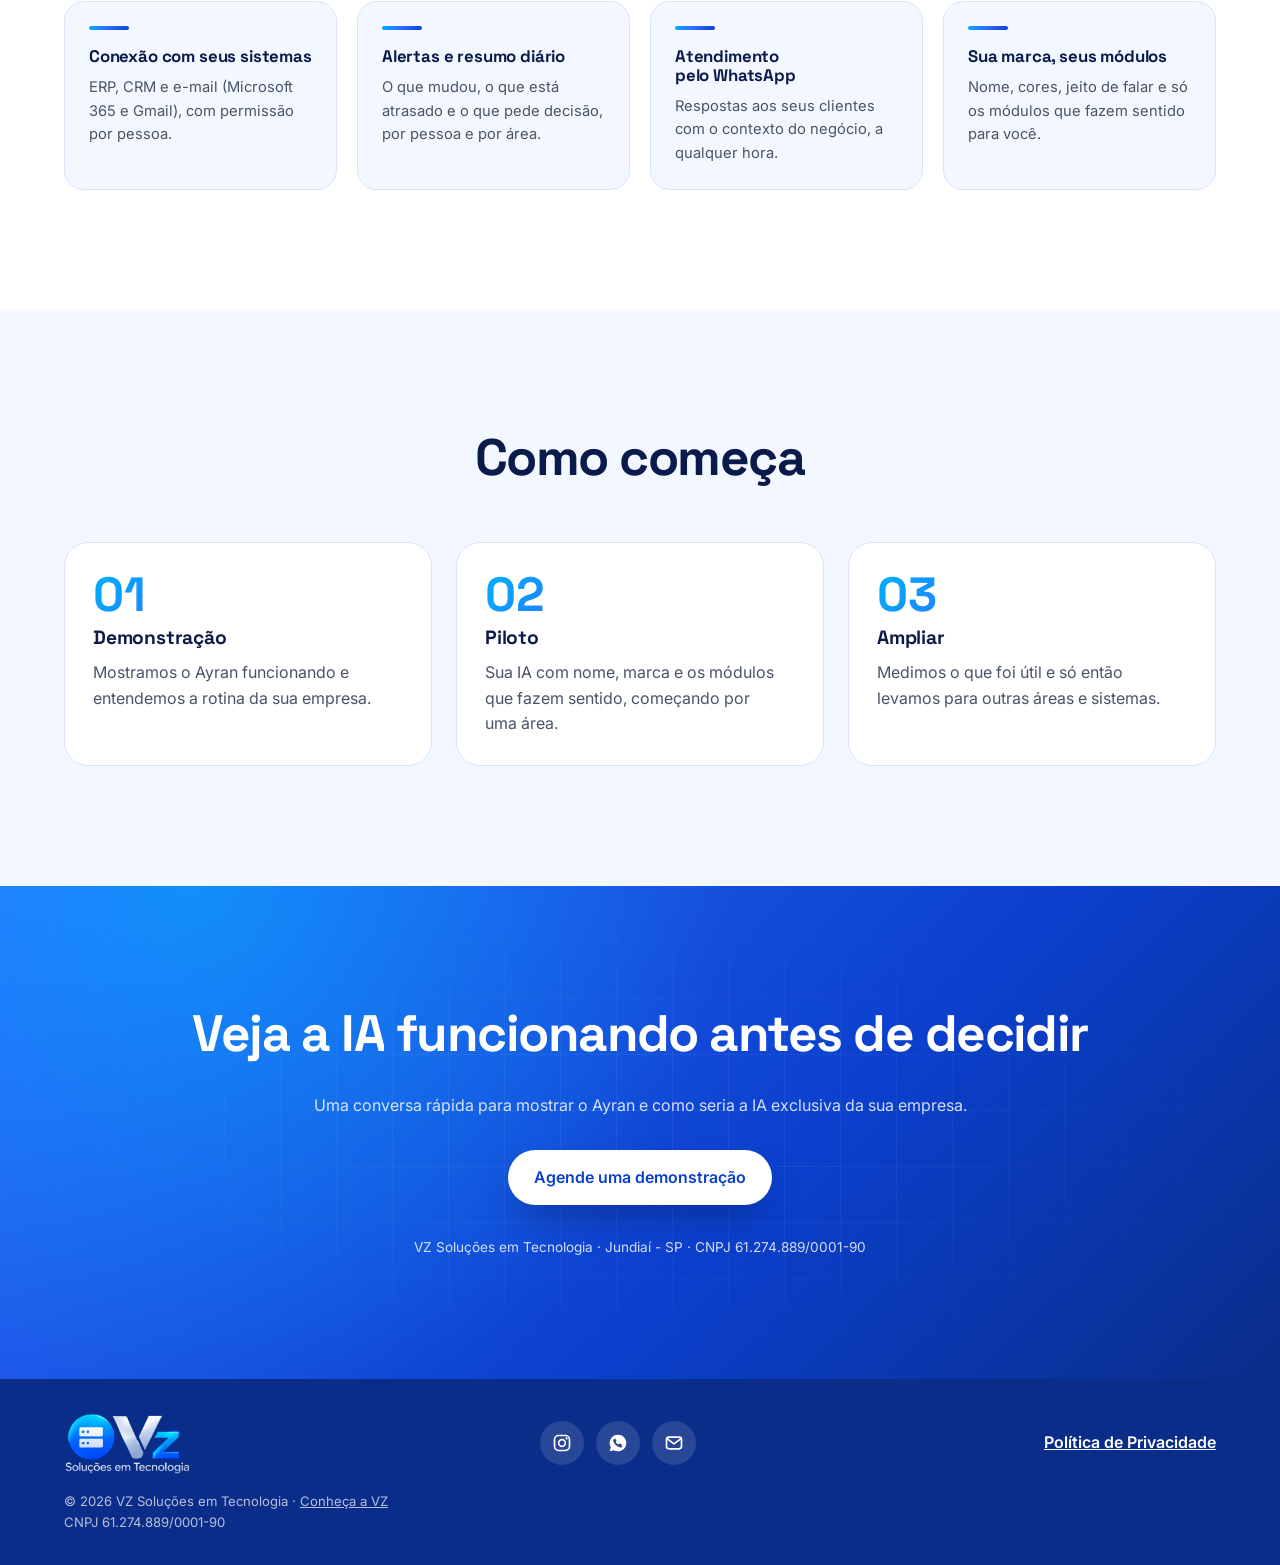
<file: ia/index.html>
<!doctype html>
<html lang="pt-BR">
<head>
  <meta charset="UTF-8" />
  <meta name="viewport" content="width=device-width, initial-scale=1.0" />
  <title>A IA exclusiva da sua empresa · VZ Soluções em Tecnologia</title>
  <meta name="description" content="Uma IA exclusiva do seu negócio: centraliza as informações da empresa, aprende com ela e mantém os dados sob o seu controle. Agende uma demonstração." />
  <link rel="canonical" href="https://vztecnologia.com.br/ia/" />
  <!-- Prévia ao compartilhar o link (WhatsApp, Instagram, Facebook) -->
  <meta property="og:type" content="website" />
  <meta property="og:site_name" content="VZ Soluções em Tecnologia" />
  <meta property="og:url" content="https://vztecnologia.com.br/ia/" />
  <meta property="og:title" content="A IA exclusiva da sua empresa, com o nome dela" />
  <meta property="og:description" content="Aprende com a sua empresa, trabalha para a sua equipe e mantém os dados sob o seu controle. Agende uma demonstração." />
  <meta property="og:image" content="https://vztecnologia.com.br/assets/ayran/og.jpg" />
  <meta property="og:image:width" content="1200" />
  <meta property="og:image:height" content="630" />
  <meta property="og:locale" content="pt_BR" />
  <meta name="twitter:card" content="summary_large_image" />
  <meta name="theme-color" content="#1157EA" />
  <link rel="icon" href="../assets/logo.svg" type="image/svg+xml" />

  <!-- Dados do serviço para o Google -->
  <script type="application/ld+json">
  {
    "@context": "https://schema.org",
    "@type": "Service",
    "name": "IA exclusiva para empresas",
    "serviceType": "Inteligência artificial sob medida",
    "description": "IA exclusiva do seu negócio: centraliza as informações da empresa, aprende com ela e mantém os dados sob o seu controle.",
    "areaServed": "BR",
    "provider": { "@type": "ProfessionalService", "name": "VZ Soluções em Tecnologia", "url": "https://vztecnologia.com.br/", "telephone": "+55 11 96498-1181" }
  }
  </script>
  <link rel="preconnect" href="https://fonts.googleapis.com" />
  <link rel="preconnect" href="https://fonts.gstatic.com" crossorigin />
  <link href="https://fonts.googleapis.com/css2?family=Inter:wght@400;500;600&family=Space+Grotesk:wght@500;600;700&display=swap" rel="stylesheet" />
  <link rel="stylesheet" href="../assets/style.css?v=20261015" />
  <script src="../assets/analytics.js?v=20261015" defer></script>
</head>
<body>
  <a href="#conteudo" class="pular">Pular para o conteúdo</a>
  <div class="progresso" aria-hidden="true"></div>

  <svg width="0" height="0" style="position:absolute" aria-hidden="true">
    <symbol id="i-insta" viewBox="0 0 24 24"><rect x="3" y="3" width="18" height="18" rx="5" fill="none" stroke="currentColor" stroke-width="2"/><circle cx="12" cy="12" r="4" fill="none" stroke="currentColor" stroke-width="2"/><circle cx="17.5" cy="6.5" r="1.3" fill="currentColor"/></symbol>
    <symbol id="i-whats" viewBox="0 0 24 24"><path fill="currentColor" d="M12 2a10 10 0 00-8.6 15.1L2 22l5-1.3A10 10 0 1012 2zm5.3 14.1c-.2.6-1.3 1.2-1.8 1.2-.5.1-1 .1-3.3-.8-2.8-1.1-4.5-4-4.7-4.2-.1-.2-1.1-1.5-1.1-2.8s.7-2 1-2.3c.2-.3.5-.3.7-.3h.5c.2 0 .4 0 .6.5l.8 2c.1.2.1.3 0 .5l-.4.6-.3.4c.1.2.6 1 1.3 1.6.9.8 1.6 1 1.8 1.1.2.1.4.1.5-.1l.7-.9c.2-.2.3-.2.6-.1l1.9.9c.2.1.4.2.5.3 0 .2 0 .8-.3 1.4z"/></symbol>
    <symbol id="i-mail" viewBox="0 0 24 24"><rect x="3" y="5" width="18" height="14" rx="3" fill="none" stroke="currentColor" stroke-width="2"/><path d="M4 7l8 6 8-6" fill="none" stroke="currentColor" stroke-width="2" stroke-linecap="round" stroke-linejoin="round"/></symbol>
    <!-- Ícones dos segmentos da vitrine (traço herdado do svg que usa) -->
    <symbol id="seg-contabilidade" viewBox="0 0 24 24"><rect x="5" y="2.5" width="14" height="19" rx="2"/><path d="M8 6.5h8v3H8zM8.5 13h.01M12 13h.01M15.5 13h.01M8.5 16.5h.01M12 16.5h.01M15.5 16.5h.01"/></symbol>
    <symbol id="seg-advocacia" viewBox="0 0 24 24"><path d="M12 3v18M7 21h10M5 7h14M5 7l-3 6a3 3 0 006 0zM19 7l-3 6a3 3 0 006 0z"/></symbol>
    <symbol id="seg-clinica" viewBox="0 0 24 24"><path d="M12 21s-7-4.4-9.2-9A5 5 0 0112 6a5 5 0 019.2 6c-2.2 4.6-9.2 9-9.2 9z"/><path d="M12 10v5M9.5 12.5h5"/></symbol>
    <symbol id="seg-logistica" viewBox="0 0 24 24"><path d="M3 6h11v10H3zM14 9h4l3 3v4h-7"/><circle cx="7" cy="18" r="2"/><circle cx="17" cy="18" r="2"/></symbol>
    <symbol id="seg-varejo" viewBox="0 0 24 24"><path d="M3 4h2l2.4 11h10.2L20 8H6.2"/><circle cx="9" cy="19" r="1.5"/><circle cx="17" cy="19" r="1.5"/></symbol>
  </svg>

  <!-- Página dos anúncios: topo enxuto, só o logo (volta ao site) e o CTA -->
  <header class="topo topo-lp" id="topo">
    <a href="../" class="marca" aria-label="VZ Soluções em Tecnologia, página inicial">
      <img class="logo-vz" src="../assets/marca/logo-vz-claro.webp" alt="" width="902" height="421" fetchpriority="high" />
    </a>
    <a href="https://wa.me/5511964981181?text=Ol%C3%A1!%20Vim%20pela%20p%C3%A1gina%20da%20IA%20para%20empresas%20e%20quero%20agendar%20uma%20demonstra%C3%A7%C3%A3o." class="btn btn-sm" target="_blank" rel="noopener" data-placement="lp_topo">Agende uma demonstração</a>
  </header>

  <main id="conteudo">
    <!-- TOPO: no celular, título, texto e botão aparecem sem rolar -->
    <section class="hero lp-hero" data-placement="lp_hero">
      <div class="hero-grade" aria-hidden="true"></div>
      <div class="lp-hero-grade">
        <div>
          <p class="kicker"><span class="pulso"></span> IA exclusiva para empresas</p>
          <h1>A IA exclusiva da sua empresa, com o nome dela.</h1>
          <p class="lead">Centraliza as informações do seu negócio, aprende com ele, ajuda a equipe a decidir e mantém os dados sob o seu controle.</p>
          <div class="acoes">
            <a href="https://wa.me/5511964981181?text=Ol%C3%A1!%20Vim%20pela%20p%C3%A1gina%20da%20IA%20para%20empresas%20e%20quero%20agendar%20uma%20demonstra%C3%A7%C3%A3o." class="btn" target="_blank" rel="noopener">Agende uma demonstração</a>
            <a href="#painel" class="btn btn-fantasma">Ver como funciona</a>
          </div>
        </div>
        <!-- Print real: a Lia é o Ayran com a marca da empresa (personalização) -->
        <figure class="tela-ayran">
          <div class="ide-aba" aria-hidden="true"><i></i><i></i><i></i><span>Lia by Ayran · IA da empresa</span></div>
          <img src="../assets/ayran/lia-claro.webp" alt="Lia, a mesma IA com a marca da empresa no tema claro: agenda do dia, escudo anti-golpe e indicadores do negócio" width="1560" height="772" fetchpriority="high" />
        </figure>
      </div>
    </section>

    <!-- PILARES: o foco da página (exclusividade, aprendizado e segurança) -->
    <section id="pilares" class="secao secao-clara">
      <header class="secao-topo revela">
        <h2>Uma IA que é só sua</h2>
        <p>Quatro compromissos para quem vai confiar o dia a dia do negócio a uma inteligência artificial.</p>
      </header>
      <div class="pilares">
        <article class="pilar revela">
          <span class="pilar-icone" aria-hidden="true"><svg viewBox="0 0 24 24"><path d="M12 3l2.6 5.3 5.9.9-4.3 4.1 1 5.8L12 16.4l-5.2 2.7 1-5.8-4.3-4.1 5.9-.9z"/></svg></span>
          <h3>Exclusiva da sua empresa</h3>
          <p>Seu nome, sua marca e suas regras. Cada empresa tem a sua IA, num ambiente separado das outras.</p>
          <ul><li>Nome, cores e jeito de falar escolhidos por você</li><li>Módulos e integrações sob medida</li></ul>
        </article>
        <article class="pilar revela">
          <span class="pilar-icone" aria-hidden="true"><svg viewBox="0 0 24 24"><path d="M9 18h6M10 21h4"/><path d="M12 3a6 6 0 00-3.5 10.9c.6.5 1 1.2 1 2.1h5c0-.9.4-1.6 1-2.1A6 6 0 0012 3z"/></svg></span>
          <h3>Aprende com o seu negócio</h3>
          <p>A cada uso, entende melhor a empresa: documentos, decisões, vocabulário e o retorno da equipe.</p>
          <ul><li>Quanto mais usa, mais certeira fica</li><li>O que ela aprende fica só com você</li></ul>
        </article>
        <article class="pilar revela">
          <span class="pilar-icone" aria-hidden="true"><svg viewBox="0 0 24 24"><path d="M3 3v18h18"/><path d="M7 15l4-4 3 3 5-6"/></svg></span>
          <h3>Ajuda a tomar decisões</h3>
          <p>Cruza os dados da empresa, aponta padrões e pontos de atenção e resume o que pede decisão.</p>
          <ul><li>Resumo diário por pessoa e por área</li><li>Apoio à decisão, com você no comando</li></ul>
        </article>
        <article class="pilar destaque revela">
          <span class="pilar-icone" aria-hidden="true"><svg viewBox="0 0 24 24"><path d="M12 3l8 3v6c0 4.5-3.4 8.3-8 9-4.6-.7-8-4.5-8-9V6z"/><rect x="9" y="11" width="6" height="5" rx="1"/><path d="M10 11V9.5a2 2 0 014 0V11"/></svg></span>
          <h3>Segura e sob o seu controle</h3>
          <p>Os dados ficam sob o controle da empresa e não treinam modelos de terceiros. Você decide quem vê o quê.</p>
          <ul><li>Permissão por pessoa e registro de cada acesso</li><li>Cópias de segurança</li></ul>
        </article>
      </div>
    </section>

    <!-- PAINEL: personalização total. Ilustração com dados de exemplo (avisado na legenda) -->
    <section id="painel" class="secao secao-hub">
      <header class="secao-topo revela">
        <h2>Todas as informações da sua empresa, centralizadas na sua IA</h2>
        <p>Personalização total: você escolhe o nome, a marca e os módulos. Sistemas, documentos, tarefas, agenda e equipe num só lugar, e a IA aponta o que pede decisão.</p>
      </header>

      <div class="hub revela" role="group" aria-label="Ilustração do painel da IA da sua empresa">
        <div class="hub-indicadores">
          <div class="hub-kpi"><small>Tarefas no prazo</small><b>78%</b><em>+6%</em></div>
          <div class="hub-kpi"><small>Conversas hoje</small><b>146</b></div>
          <div class="hub-kpi"><small>Ferramentas conectadas</small><b>5</b></div>
          <div class="hub-kpi"><small>Alertas novos</small><b>3</b></div>
        </div>

        <svg class="hub-linhas" viewBox="0 0 100 100" preserveAspectRatio="none" aria-hidden="true">
          <path d="M50 50C40 50 40 16.7 30 16.7" stroke="#3B82F6" vector-effect="non-scaling-stroke" />
          <path d="M50 50H30" stroke="#06B6D4" vector-effect="non-scaling-stroke" />
          <path d="M50 50C40 50 40 83.3 30 83.3" stroke="#A855F7" vector-effect="non-scaling-stroke" />
          <path d="M50 50C60 50 60 16.7 70 16.7" stroke="#22C55E" vector-effect="non-scaling-stroke" />
          <path d="M50 50H70" stroke="#F97316" vector-effect="non-scaling-stroke" />
          <path d="M50 50C60 50 60 83.3 70 83.3" stroke="#F59E0B" vector-effect="non-scaling-stroke" />
        </svg>

        <div class="hub-coluna esq">
          <article class="hub-modulo" style="--cor: #3B82F6">
            <header><span class="hub-icone" aria-hidden="true"><svg viewBox="0 0 24 24"><path d="M10 6h10M10 12h10M10 18h10"/><path d="M3.5 6l1.5 1.5L7.5 5M3.5 12l1.5 1.5 2.5-2.5M3.5 18l1.5 1.5 2.5-2.5"/></svg></span><h3>Trabalhos e tarefas</h3></header>
            <ul><li>Prazo, status e responsável</li><li>Ideias que viram tarefa</li><li>Carga de cada pessoa</li></ul>
            <div class="hub-mini" aria-hidden="true"><div class="mini-anel" style="--v: 78"></div><span class="mini-anel-valor">78%</span></div>
          </article>
          <article class="hub-modulo" style="--cor: #06B6D4">
            <header><span class="hub-icone" aria-hidden="true"><svg viewBox="0 0 24 24"><rect x="3" y="5" width="18" height="16" rx="2"/><path d="M3 10h18M8 3v4M16 3v4"/></svg></span><h3>Tempo e agenda</h3></header>
            <ul><li>Compromissos e prazos</li><li>Lembretes automáticos</li><li>Agenda falando com a IA</li></ul>
            <div class="hub-mini" aria-hidden="true"><div class="mini-barras"><i style="--h: 45"></i><i style="--h: 70"></i><i style="--h: 55"></i><i style="--h: 90"></i><i style="--h: 65"></i><i style="--h: 30"></i><i style="--h: 20"></i></div></div>
          </article>
          <article class="hub-modulo" style="--cor: #A855F7">
            <header><span class="hub-icone" aria-hidden="true"><svg viewBox="0 0 24 24"><path d="M8 7h8a4 4 0 010 8h-1M16 17H8a4 4 0 010-8h1"/></svg></span><h3>Conectar ferramentas</h3></header>
            <ul><li>ERP, CRM, e-mail e WhatsApp</li><li>Permissão por pessoa</li><li>Cada acesso registrado</li></ul>
            <div class="hub-mini" aria-hidden="true"><div class="mini-chips"><span>ERP</span><span>CRM</span><span>E-mail</span><span>WhatsApp</span></div></div>
          </article>
        </div>

        <div class="hub-centro">
          <div class="hub-nucleo">
            <small>IA da sua empresa</small>
            <strong><span class="troca" data-palavras="Ayran|Max|Clara|Nina|Leo|Bia">Ayran</span></strong>
            <span>com o nome que você escolher</span>
          </div>
        </div>

        <div class="hub-coluna dir">
          <article class="hub-modulo" style="--cor: #22C55E">
            <header><span class="hub-icone" aria-hidden="true"><svg viewBox="0 0 24 24"><circle cx="9" cy="8" r="3.5"/><path d="M2.5 20a6.5 6.5 0 0113 0M16 4.5a3.5 3.5 0 010 7M18 14a6 6 0 013.5 6"/></svg></span><h3>Equipe e acesso</h3></header>
            <ul><li>Login e papel de cada pessoa</li><li>Cada um vê o que pode</li><li>A IA sabe com quem fala</li></ul>
            <div class="hub-mini" aria-hidden="true"><div class="mini-avatares"><span>AD</span><span>VE</span><span>FI</span></div></div>
          </article>
          <article class="hub-modulo" style="--cor: #F97316">
            <header><span class="hub-icone" aria-hidden="true"><svg viewBox="0 0 24 24"><rect x="3" y="4" width="18" height="16" rx="2"/><circle cx="9" cy="10" r="2"/><path d="M21 16l-5-5-9 9"/></svg></span><h3>Conteúdo e imagens</h3></header>
            <ul><li>Posts para Instagram e LinkedIn</li><li>Stories e banners</li><li>A partir de texto ou referência</li></ul>
            <div class="hub-mini" aria-hidden="true"><div class="mini-formatos"><i></i><i></i><i></i></div></div>
          </article>
          <article class="hub-modulo" style="--cor: #F59E0B">
            <header><span class="hub-icone" aria-hidden="true"><svg viewBox="0 0 24 24"><path d="M3 20h18"/><path d="M6 16l4-5 3 3 5-7"/></svg></span><h3>Inteligência de negócio</h3></header>
            <ul><li>Alertas e pontos de atenção</li><li>Padrões entre os sistemas</li><li>Resumo diário por área</li></ul>
            <div class="hub-mini" aria-hidden="true"><svg class="mini-linha" viewBox="0 0 76 40"><polyline points="2,34 14,28 24,31 36,18 48,22 60,9 74,4" /></svg></div>
          </article>
        </div>

        <div class="hub-alertas">
          <b>Alertas inteligentes</b>
          <p class="hub-alerta">3 propostas grandes paradas há mais de duas semanas</p>
          <p class="hub-alerta" style="--cor: #EF4444">Contrato de manutenção vence em 30 dias</p>
          <p class="hub-alerta" style="--cor: #3B82F6">As vendas costumam cair na última semana do mês</p>
        </div>
      </div>
      <p class="hub-legenda">Ilustração com dados de exemplo. Cada empresa escolhe os módulos e as integrações de que precisa.</p>
    </section>

    <!-- VITRINE: 6 telas de app da IA de uma empresa (fictícia). Os botões trocam o segmento: cor, nome da IA, empresa e conteúdo
         mudam. Textos de cada segmento no JSON #vitrine-dados (o HTML abaixo é o da contabilidade, que aparece sem JavaScript). -->
    <section id="vitrine" class="secao vitrine-ia" data-seg="contabilidade">
      <header class="secao-topo revela">
        <h2>Veja a IA com a cara da sua empresa</h2>
        <p>Escolha um segmento: o nome, as cores e o conteúdo mudam. Do comércio de bairro à empresa de médio porte, cada IA é montada para o cliente.</p>
      </header>
      <div class="segmentos-abas revela" role="group" aria-label="Escolha um segmento">
        <button type="button" class="aba" data-seg-botao="contabilidade" aria-pressed="true">Contabilidade</button><button type="button" class="aba" data-seg-botao="advocacia" aria-pressed="false">Advocacia</button><button type="button" class="aba" data-seg-botao="clinica" aria-pressed="false">Clínicas</button><button type="button" class="aba" data-seg-botao="logistica" aria-pressed="false">Logística</button><button type="button" class="aba" data-seg-botao="varejo" aria-pressed="false">Varejo e atacado</button>
      </div>
      <p class="vitrine-resumo" aria-live="polite" data-v="resumo">Na contabilidade, a IA organiza prazos e guias, avisa os clientes, cobra pagamentos atrasados e responde dúvidas com base nos documentos de cada empresa.</p>

      <div class="fones" aria-hidden="true">
        <div class="fone"><div class="fone-tela bv">
          <div class="fone-status"><b>9:41</b><span></span></div>
          <div class="bv-arte"><span class="bv-icone"><svg><use data-icone href="#seg-contabilidade" /></svg></span></div>
          <b class="bv-titulo" data-v="ola">Oi, eu sou o Max</b>
          <p data-v="bv_texto">A IA da Ribeiro Contabilidade. Prazos, clientes e documentos sob controle.</p>
          <span class="fone-btn">Começar</span>
          <span class="bv-pontos"><i></i><i></i><i></i></span>
        </div></div>

        <div class="fone"><div class="fone-tela">
          <div class="fone-status"><b>9:41</b><span></span></div>
          <div class="in-topo"><div><small>Bom dia,</small><b data-v="usuario">Roberto</b></div><span class="avatar" data-v="iniciais">RR</span></div>
          <div class="busca">Pergunte à IA…</div>
          <div class="cartao-marca"><small>Próximo compromisso</small><b data-v="comp_titulo">Reunião · Mercado Silva</b><span data-v="comp_quando">Hoje, 11:00 · Online</span><i>Ver agenda</i></div>
          <small class="rotulo">Atalhos</small>
          <div class="atalhos"><span><i></i><em data-v="at1">Clientes</em></span><span><i></i><em data-v="at2">Prazos</em></span><span><i></i><em data-v="at3">Documentos</em></span><span><i></i><em data-v="at4">Cobranças</em></span></div>
          <div class="meta"><span class="anel" data-var="meta" style="--v: 92"><b data-v="meta_txt">92%</b></span><div><b data-v="meta_rot">Entregas no prazo</b><small data-v="meta_info">6 guias vencem até sexta.</small></div></div>
          <div class="fone-nav"><span class="on">Início</span><span>Agenda</span><span>IA</span><span>Equipe</span></div>
        </div></div>

        <div class="fone"><div class="fone-tela">
          <div class="fone-status"><b>9:41</b><span></span></div>
          <div class="chat-topo"><span class="avatar ia"><svg><use data-icone href="#seg-contabilidade" /></svg></span><div><b data-v="ia">Max</b><small>online · IA da <span data-v="empresa">Ribeiro Contabilidade</span></small></div></div>
          <div class="chat-corpo">
            <p class="bolha eu" data-v="chat_pergunta">Quais guias vencem esta semana?</p>
            <p class="bolha ia" data-v="chat_resposta">6 guias vencem até sexta: 4 DAS e 2 de FGTS. Já separei a lista por cliente.</p>
            <span class="chat-acao" data-v="chat_acao">Avisar os clientes</span>
          </div>
          <div class="chat-campo">Escreva uma mensagem…<i></i></div>
        </div></div>

        <div class="fone"><div class="fone-tela">
          <div class="fone-status"><b>9:41</b><span></span></div>
          <b class="tela-titulo">Agenda</b>
          <div class="cal"><div class="cal-mes"><i>‹</i><b>Outubro 2026</b><i>›</i></div>
            <div class="cal-grade"><em>D</em><em>S</em><em>T</em><em>Q</em><em>Q</em><em>S</em><em>S</em><i></i><i></i><i></i><i></i><i>1</i><i>2</i><i>3</i><i>4</i><i>5</i><i>6</i><i>7</i><i>8</i><i class="marcado">9</i><i>10</i><i>11</i><i>12</i><i>13</i><i>14</i><i class="hoje">15</i><i>16</i><i>17</i><i>18</i><i>19</i><i>20</i><i class="marcado">21</i><i>22</i><i>23</i><i>24</i><i>25</i><i>26</i><i class="marcado">27</i><i>28</i><i>29</i><i>30</i><i>31</i></div></div>
          <small class="rotulo">Horários livres</small>
          <div class="horarios"><span>08:00</span><span>09:30</span><span class="on">14:00</span><span>15:30</span><span>16:30</span><span>17:30</span></div>
          <div class="recurso"><span class="avatar" data-v="rec_iniciais">AL</span><div><b data-v="rec_nome">Sala de reunião · Aline</b><small data-v="rec_info">Fiscal</small></div></div>
          <span class="fone-btn">Confirmar</span>
        </div></div>

        <div class="fone"><div class="fone-tela">
          <div class="fone-status"><b>9:41</b><span></span></div>
          <b class="tela-titulo">Painel do dia</b>
          <div class="grafico"><i style="--h: 40"></i><i style="--h: 62"></i><i style="--h: 48"></i><i style="--h: 80"></i><i style="--h: 66"></i><i style="--h: 92"></i><i style="--h: 74"></i></div>
          <div class="kpis3"><div><small data-v="k1_rot">Clientes</small><b data-v="k1">86</b></div><div><small data-v="k2_rot">Prazos</small><b data-v="k2">6</b></div><div><small data-v="k3_rot">Em atraso</small><b data-v="k3">3</b></div></div>
          <div class="alerta-mini"><b>Atenção</b><span data-v="alerta">Contrato da Padaria Bom Pão vence em 30 dias</span></div>
          <span class="fone-btn">Ver relatório completo</span>
        </div></div>

        <div class="fone"><div class="fone-tela">
          <div class="fone-status"><b>9:41</b><span></span></div>
          <b class="tela-titulo">Equipe e acessos</b>
          <div class="empresa"><span class="logo-emp"><svg><use data-icone href="#seg-contabilidade" /></svg></span><div><b data-v="empresa">Ribeiro Contabilidade</b><small>3 pessoas · IA <span data-v="ia">Max</span></small></div></div>
          <ul class="membros"><li><span class="avatar" data-v="m1i">RR</span><div><b data-v="m1">Roberto</b><small data-v="m1c">Contador · Administrador</small></div></li><li><span class="avatar" data-v="m2i">AL</span><div><b data-v="m2">Aline</b><small data-v="m2c">Fiscal</small></div></li><li><span class="avatar" data-v="m3i">BR</span><div><b data-v="m3">Bruno</b><small data-v="m3c">Atendimento</small></div></li></ul>
          <small class="rotulo">Permissões de <span data-v="m2">Aline</span></small>
          <ul class="perms"><li><span data-v="p1">Enviar guias</span><i class="chave on" data-ligado="p1on"></i></li><li><span data-v="p2">Ver documentos</span><i class="chave on" data-ligado="p2on"></i></li><li><span data-v="p3">Ver honorários</span><i class="chave" data-ligado="p3on"></i></li></ul>
        </div></div>
      </div>
      <p class="hub-legenda">Empresas e dados fictícios, para mostrar a personalização.</p>
      <script type="application/json" id="vitrine-dados">{"contabilidade": {"ola": "Oi, eu sou o Max", "ia": "Max", "empresa": "Ribeiro Contabilidade", "bv_texto": "A IA da Ribeiro Contabilidade. Prazos, clientes e documentos sob controle.", "usuario": "Roberto", "iniciais": "RR", "comp_titulo": "Reunião · Mercado Silva", "comp_quando": "Hoje, 11:00 · Online", "at1": "Clientes", "at2": "Prazos", "at3": "Documentos", "at4": "Cobranças", "meta_rot": "Entregas no prazo", "meta": 92, "meta_txt": "92%", "meta_info": "6 guias vencem até sexta.", "chat_pergunta": "Quais guias vencem esta semana?", "chat_resposta": "6 guias vencem até sexta: 4 DAS e 2 de FGTS. Já separei a lista por cliente.", "chat_acao": "Avisar os clientes", "rec_iniciais": "AL", "rec_nome": "Sala de reunião · Aline", "rec_info": "Fiscal", "k1_rot": "Clientes", "k1": "86", "k2_rot": "Prazos", "k2": "6", "k3_rot": "Em atraso", "k3": "3", "alerta": "Contrato da Padaria Bom Pão vence em 30 dias", "m1": "Roberto", "m1i": "RR", "m1c": "Contador · Administrador", "m2": "Aline", "m2i": "AL", "m2c": "Fiscal", "m3": "Bruno", "m3i": "BR", "m3c": "Atendimento", "p1": "Enviar guias", "p1on": true, "p2": "Ver documentos", "p2on": true, "p3": "Ver honorários", "p3on": false, "resumo": "Na contabilidade, a IA organiza prazos e guias, avisa os clientes, cobra pagamentos atrasados e responde dúvidas com base nos documentos de cada empresa."}, "advocacia": {"ola": "Oi, eu sou a Clara", "ia": "Clara", "empresa": "Andrade & Lopes Advogados", "bv_texto": "A IA da Andrade & Lopes. Prazos, processos e clientes sempre em ordem.", "usuario": "Marina", "iniciais": "MA", "comp_titulo": "Audiência · Processo 0458", "comp_quando": "Amanhã, 09:30 · Fórum Central", "at1": "Processos", "at2": "Prazos", "at3": "Clientes", "at4": "Documentos", "meta_rot": "Prazos em dia", "meta": 96, "meta_txt": "96%", "meta_info": "3 prazos vencem nesta semana.", "chat_pergunta": "Quais prazos vencem esta semana?", "chat_resposta": "3 prazos até sexta: 2 contestações e 1 recurso. Já separei os documentos de cada processo.", "chat_acao": "Ver os processos", "rec_iniciais": "PE", "rec_nome": "Sala de reunião · Dr. Pedro", "rec_info": "Advogado", "k1_rot": "Processos", "k1": "214", "k2_rot": "Prazos", "k2": "3", "k3_rot": "Audiências", "k3": "5", "alerta": "Recurso do cliente Souza vence em 2 dias", "m1": "Marina", "m1i": "MA", "m1c": "Sócia · Administradora", "m2": "Pedro", "m2i": "PE", "m2c": "Advogado", "m3": "Lívia", "m3i": "LI", "m3c": "Estagiária", "p1": "Ver processos", "p1on": true, "p2": "Redigir minutas", "p2on": true, "p3": "Ver honorários", "p3on": false, "resumo": "No escritório de advocacia, a IA controla prazos e audiências, organiza processos e documentos, prepara minutas e resume as reuniões com clientes."}, "clinica": {"ola": "Oi, eu sou a Nina", "ia": "Nina", "empresa": "Clínica Vitta", "bv_texto": "A IA da Clínica Vitta. Agenda, pacientes e retornos sempre em dia.", "usuario": "Helena", "iniciais": "HS", "comp_titulo": "Consulta · Marcos Lima", "comp_quando": "Hoje, 15:30 · Consultório 1", "at1": "Consultas", "at2": "Pacientes", "at3": "Lembretes", "at4": "Financeiro", "meta_rot": "Agenda ocupada", "meta": 85, "meta_txt": "85%", "meta_info": "2 horários livres hoje à tarde.", "chat_pergunta": "Quem ainda não confirmou a consulta de amanhã?", "chat_resposta": "3 pacientes ainda não confirmaram. Posso enviar a confirmação agora pelo WhatsApp.", "chat_acao": "Enviar confirmação", "rec_iniciais": "HS", "rec_nome": "Consultório 1 · Dra. Helena", "rec_info": "Clínica geral", "k1_rot": "Consultas hoje", "k1": "14", "k2_rot": "Confirmadas", "k2": "11", "k3_rot": "Retornos", "k3": "32", "alerta": "2 retornos ainda sem horário marcado", "m1": "Helena", "m1i": "HS", "m1c": "Médica · Administradora", "m2": "Camila", "m2i": "CA", "m2c": "Recepção", "m3": "Lucas", "m3i": "LU", "m3c": "Enfermagem", "p1": "Marcar consultas", "p1on": true, "p2": "Enviar lembretes", "p2on": true, "p3": "Ver prontuários", "p3on": false, "resumo": "Na clínica, a IA confirma consultas, lembra os retornos, organiza a agenda de cada profissional e responde os pacientes no WhatsApp."}, "logistica": {"ola": "Oi, eu sou o Leo", "ia": "Leo", "empresa": "TransLima Logística", "bv_texto": "A IA da TransLima. Entregas, frota e coletas acompanhadas de perto.", "usuario": "Ricardo", "iniciais": "RI", "comp_titulo": "Coleta · Distribuidora Norte", "comp_quando": "Hoje, 13:00 · Doca 3", "at1": "Entregas", "at2": "Frota", "at3": "Coletas", "at4": "Rotas", "meta_rot": "Entregas no prazo", "meta": 94, "meta_txt": "94%", "meta_info": "2 entregas com risco de atraso.", "chat_pergunta": "Quais entregas estão atrasadas hoje?", "chat_resposta": "2 entregas da rota Campinas estão 40 min atrasadas. Já avisei os clientes e sugeri outra rota.", "chat_acao": "Ver as rotas", "rec_iniciais": "SE", "rec_nome": "Doca 3 · Sérgio", "rec_info": "Conferente", "k1_rot": "Em rota", "k1": "18", "k2_rot": "Entregues", "k2": "124", "k3_rot": "Atrasos", "k3": "2", "alerta": "Caminhão 07 com revisão vencendo", "m1": "Ricardo", "m1i": "RI", "m1c": "Gerente · Administrador", "m2": "Sérgio", "m2i": "SE", "m2c": "Conferente", "m3": "Ana", "m3i": "AN", "m3c": "Expedição", "p1": "Registrar entregas", "p1on": true, "p2": "Ver rotas", "p2on": true, "p3": "Ver custos de frete", "p3on": false, "resumo": "Na logística, a IA acompanha entregas e frota, avisa de atrasos, organiza coletas e docas e resume o dia da operação."}, "varejo": {"ola": "Oi, eu sou a Bia", "ia": "Bia", "empresa": "Casa Prado", "bv_texto": "A IA da Casa Prado. Vendas, estoque e pedidos do varejo e do atacado num só lugar.", "usuario": "Fernanda", "iniciais": "FP", "comp_titulo": "Pedido de atacado · Empório Central", "comp_quando": "Amanhã, 10:00 · Entrega", "at1": "Vendas", "at2": "Estoque", "at3": "Pedidos", "at4": "Promoções", "meta_rot": "Meta de vendas", "meta": 64, "meta_txt": "64%", "meta_info": "Sábado costuma ser o melhor dia do mês.", "chat_pergunta": "Como foram as vendas hoje?", "chat_resposta": "R$ 18.400: R$ 6.200 no varejo e R$ 12.200 em 3 pedidos de atacado. O arroz 5 kg está acabando.", "chat_acao": "Gerar pedido de compra", "rec_iniciais": "PA", "rec_nome": "Atendimento atacado · Paula", "rec_info": "Vendedora", "k1_rot": "Vendas hoje", "k1": "142", "k2_rot": "Atacado", "k2": "3", "k3_rot": "Estoque baixo", "k3": "8 itens", "alerta": "Arroz 5 kg com estoque para 2 dias", "m1": "Fernanda", "m1i": "FP", "m1c": "Dona · Administradora", "m2": "Paula", "m2i": "PA", "m2c": "Vendas", "m3": "Diego", "m3i": "DI", "m3c": "Estoque", "p1": "Registrar vendas", "p1on": true, "p2": "Aprovar pedidos", "p2on": true, "p3": "Ver o caixa", "p3on": false, "resumo": "No varejo e no atacado, a IA resume as vendas do dia, avisa de estoque baixo, organiza os pedidos e cria promoções para as redes."}}</script>
    </section>

    <!-- APRENDE: a IA aprende com memória, documentos e o retorno da equipe (os modelos não são retreinados com os dados do cliente) -->
    <section id="aprende" class="secao">
      <header class="secao-topo revela">
        <h2>Aprende com a sua empresa, para a sua empresa</h2>
        <p>Quanto mais a equipe usa, mais ela entende o seu negócio. E esse conhecimento não sai daí.</p>
      </header>
      <ol class="ciclo">
        <li class="revela"><span>01</span><h3>Seus documentos</h3><p>Manuais, contratos, tabelas e procedimentos viram base de consulta.</p></li>
        <li class="revela"><span>02</span><h3>O jeito da empresa</h3><p>Vocabulário, produtos, clientes e as decisões do dia a dia.</p></li>
        <li class="revela"><span>03</span><h3>O retorno da equipe</h3><p>Cada resposta marcada como útil ou não ajusta as próximas.</p></li>
        <li class="revela"><span>04</span><h3>Respostas mais certeiras</h3><p>A IA aponta o que importa, com o contexto certo do seu negócio.</p></li>
      </ol>
      <p class="aprende-nota revela"><b>Aprende só para você.</b> O que a IA aprende com a sua empresa não é usado para treinar modelos de terceiros nem outras IAs.</p>
    </section>

    <!-- SEGURANÇA E EXCLUSIVIDADE -->
    <section id="seguranca" class="secao secao-azul">
      <header class="secao-topo revela">
        <h2>Segurança e exclusividade desde o primeiro dia</h2>
        <p>Os dados da sua empresa continuam sendo da sua empresa. Sempre.</p>
      </header>
      <ul class="checks">
        <li class="revela"><b>Ambiente exclusivo</b>Sua IA roda separada das outras empresas, com configuração própria.</li>
        <li class="revela"><b>Dados sob o seu controle</b>Você decide o que a IA pode acessar e tira o acesso quando quiser.</li>
        <li class="revela"><b>Sem treinar modelos de terceiros</b>O que é da sua empresa não é usado para treinar a IA de ninguém.</li>
        <li class="revela"><b>Cada pessoa vê o que pode</b>Permissões por papel: tarefas, conversas e dados conforme o cargo de cada um.</li>
        <li class="revela"><b>Login corporativo e auditoria</b>Acesso com a conta da empresa e registro de cada ação.</li>
        <li class="revela"><b>Cópias de segurança</b>Backups automáticos para nenhuma informação se perder.</li>
        <li class="revela"><b>Escudo anti-golpe</b>Analisa os e-mails e separa as ameaças, sem abrir links nem anexos.</li>
        <li class="revela"><b>Voz processada no servidor</b>As conversas por voz não vão para serviços de nuvem de terceiros.</li>
      </ul>
    </section>

    <!-- JÁ FUNCIONA: prints reais. O Ayran é a IA da VZ; a Lia é o mesmo produto com outro nome, a marca da empresa e o tema claro -->
    <section id="funciona" class="secao secao-clara">
      <header class="secao-topo revela">
        <h2>O Ayran, a IA da VZ, já está em uso</h2>
        <p>É a mesma base que vira a IA da sua empresa: mudam o nome, a marca, o tema e os módulos.</p>
      </header>
      <div class="prints-ayran">
        <figure class="revela">
          <div class="tela-ayran"><div class="ide-aba" aria-hidden="true"><i></i><i></i><i></i><span>Ayran · tema futurista</span></div><img src="../assets/ayran/ayran-escuro.webp" alt="Tela inicial do Ayran, a IA da VZ, no tema futurista: relógio, saudação, campo para perguntar e atalhos para falar, chat, e-mail, agenda, tarefas e equipe" width="1560" height="757" loading="lazy" /></div>
          <figcaption><b>Ayran</b>, a IA da VZ, no tema futurista</figcaption>
        </figure>
        <figure class="revela">
          <div class="tela-ayran"><div class="ide-aba" aria-hidden="true"><i></i><i></i><i></i><span>Lia by Ayran · tema claro</span></div><img src="../assets/ayran/lia-claro.webp" alt="Lia, a mesma IA com a marca da empresa no tema claro: agenda do dia, escudo anti-golpe e indicadores do negócio" width="1560" height="772" loading="lazy" /></div>
          <figcaption><b>Lia</b>, a mesma IA com outro nome, a marca da empresa e o tema claro</figcaption>
        </figure>
      </div>
      <div class="funcoes-extra">
        <div class="revela">
          <h3>Fale com a IA</h3>
          <p>Por texto ou por voz, em português. Ela entende o pedido e responde com o contexto da empresa.</p>
        </div>
        <div class="revela">
          <h3>Escudo anti-golpe</h3>
          <p>Analisa os e-mails e separa as ameaças, sem abrir links nem anexos.</p>
        </div>
        <div class="revela">
          <h3>Agenda e prioridades</h3>
          <p>Compromissos do dia, conflitos de horário e o que fazer primeiro, organizados pela IA.</p>
        </div>
        <div class="revela">
          <h3>Equipe e acesso</h3>
          <p>Cada pessoa com o seu login e o seu papel. A IA trata cada um pelo nome e só mostra o que é dele.</p>
        </div>
      </div>
    </section>

    <!-- SOB MEDIDA: o que a IA de cada cliente pode ter. Tudo é montado para o cliente: nada de "em teste" no site -->
    <section class="secao">
      <header class="secao-topo revela">
        <h2>Montada sob medida para a sua empresa</h2>
        <p>Cada IA é construída para o cliente: definimos juntos os módulos, as integrações e as regras de acesso.</p>
      </header>
      <ul class="sob-medida">
        <li class="revela"><h3>Conexão com seus sistemas</h3><p>ERP, CRM e e-mail (Microsoft 365 e Gmail), com permissão por pessoa.</p></li>
        <li class="revela"><h3>Alertas e resumo diário</h3><p>O que mudou, o que está atrasado e o que pede decisão, por pessoa e por área.</p></li>
        <li class="revela"><h3>Atendimento pelo WhatsApp</h3><p>Respostas aos seus clientes com o contexto do negócio, a qualquer hora.</p></li>
        <li class="revela"><h3>Sua marca, seus módulos</h3><p>Nome, cores, jeito de falar e só os módulos que fazem sentido para você.</p></li>
      </ul>
    </section>

    <!-- COMO COMEÇA -->
    <section class="secao secao-clara">
      <header class="secao-topo revela">
        <h2>Como começa</h2>
      </header>
      <ol class="passos">
        <li class="revela"><span>01</span><h3>Demonstração</h3><p>Mostramos o Ayran funcionando e entendemos a rotina da sua empresa.</p></li>
        <li class="revela"><span>02</span><h3>Piloto</h3><p>Sua IA com nome, marca e os módulos que fazem sentido, começando por uma área.</p></li>
        <li class="revela"><span>03</span><h3>Ampliar</h3><p>Medimos o que foi útil e só então levamos para outras áreas e sistemas.</p></li>
      </ol>
    </section>

    <!-- CTA FINAL -->
    <section class="secao secao-azul contato" data-placement="lp_final">
      <div class="revela">
        <h2>Veja a IA funcionando antes de decidir</h2>
        <p>Uma conversa rápida para mostrar o Ayran e como seria a IA exclusiva da sua empresa.</p>
        <div class="acoes" style="justify-content: center">
          <a href="https://wa.me/5511964981181?text=Ol%C3%A1!%20Vim%20pela%20p%C3%A1gina%20da%20IA%20para%20empresas%20e%20quero%20agendar%20uma%20demonstra%C3%A7%C3%A3o." class="btn btn-branco" target="_blank" rel="noopener">Agende uma demonstração</a>
        </div>
        <p class="dados-empresa">VZ Soluções em Tecnologia · Jundiaí - SP · CNPJ 61.274.889/0001-90</p>
      </div>
    </section>
  </main>

  <footer class="rodape" data-placement="lp_rodape">
    <a href="../" class="marca" aria-label="VZ Soluções em Tecnologia, página inicial">
      <img class="logo-vz" src="../assets/marca/logo-vz-escuro.webp" alt="" width="805" height="405" loading="lazy" />
    </a>
    <nav class="redes" aria-label="Redes sociais">
      <a href="https://www.instagram.com/vztech.tecnologia/" target="_blank" rel="noopener" aria-label="Instagram"><svg><use href="#i-insta" /></svg></a>
      <a href="https://wa.me/5511964981181?text=Ol%C3%A1!%20Vim%20pela%20p%C3%A1gina%20da%20IA%20para%20empresas%20e%20quero%20agendar%20uma%20demonstra%C3%A7%C3%A3o." target="_blank" rel="noopener" aria-label="WhatsApp"><svg><use href="#i-whats" /></svg></a>
      <a href="mailto:contato@vztecnologia.com.br" aria-label="E-mail"><svg><use href="#i-mail" /></svg></a>
    </nav>
    <a href="../privacidade/" class="rodape-blog">Política de Privacidade</a>
    <small>© 2026 VZ Soluções em Tecnologia · <a href="../">Conheça a VZ</a><br />CNPJ&nbsp;61.274.889/0001-90</small>
  </footer>

  <a href="https://wa.me/5511964981181?text=Ol%C3%A1!%20Vim%20pela%20p%C3%A1gina%20da%20IA%20para%20empresas%20e%20quero%20agendar%20uma%20demonstra%C3%A7%C3%A3o." class="whats-flutuante" target="_blank" rel="noopener" aria-label="Agendar demonstração pelo WhatsApp" data-placement="lp_flutuante">
    <svg><use href="#i-whats" /></svg>
  </a>

  <!-- Sem a cena 3D nem a rolagem suave: página mais leve para quem chega pelo anúncio -->
  <script src="../assets/main.js?v=20261015" defer></script>
</body>
</html>
</file>
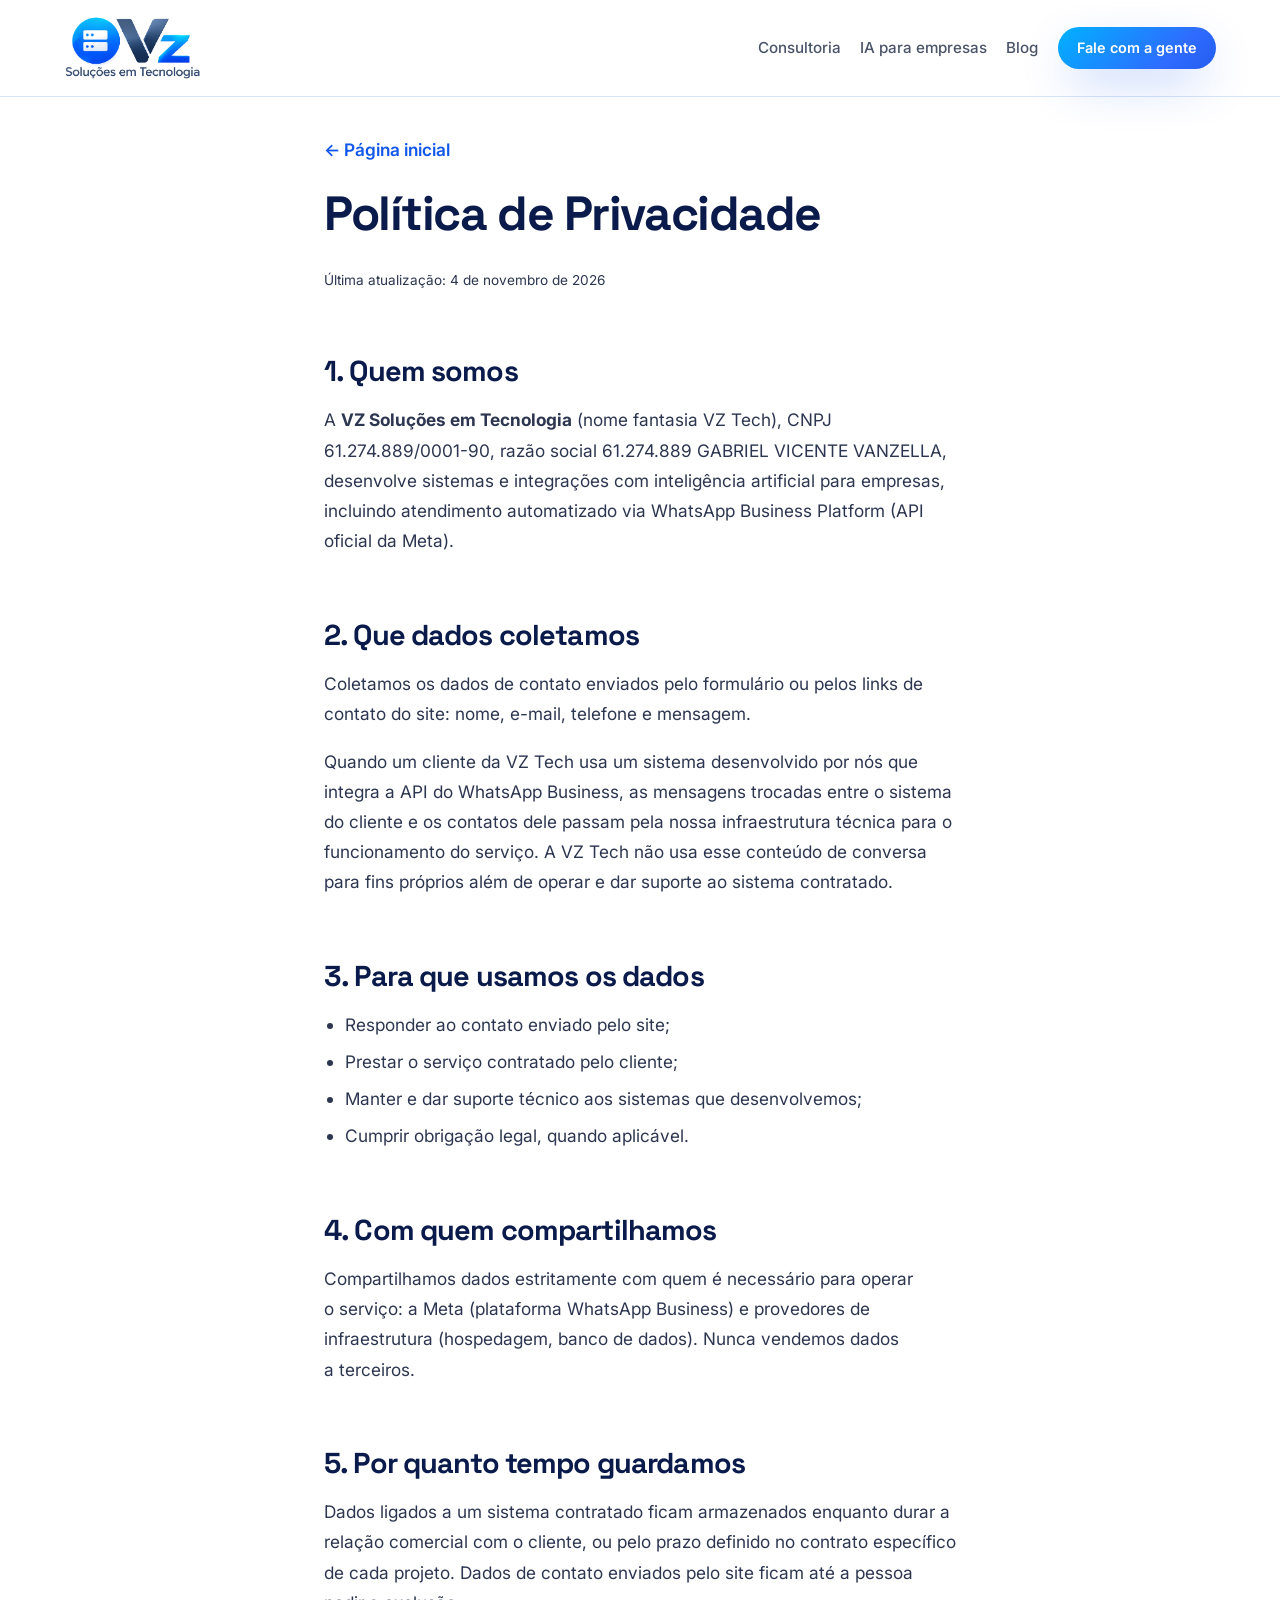
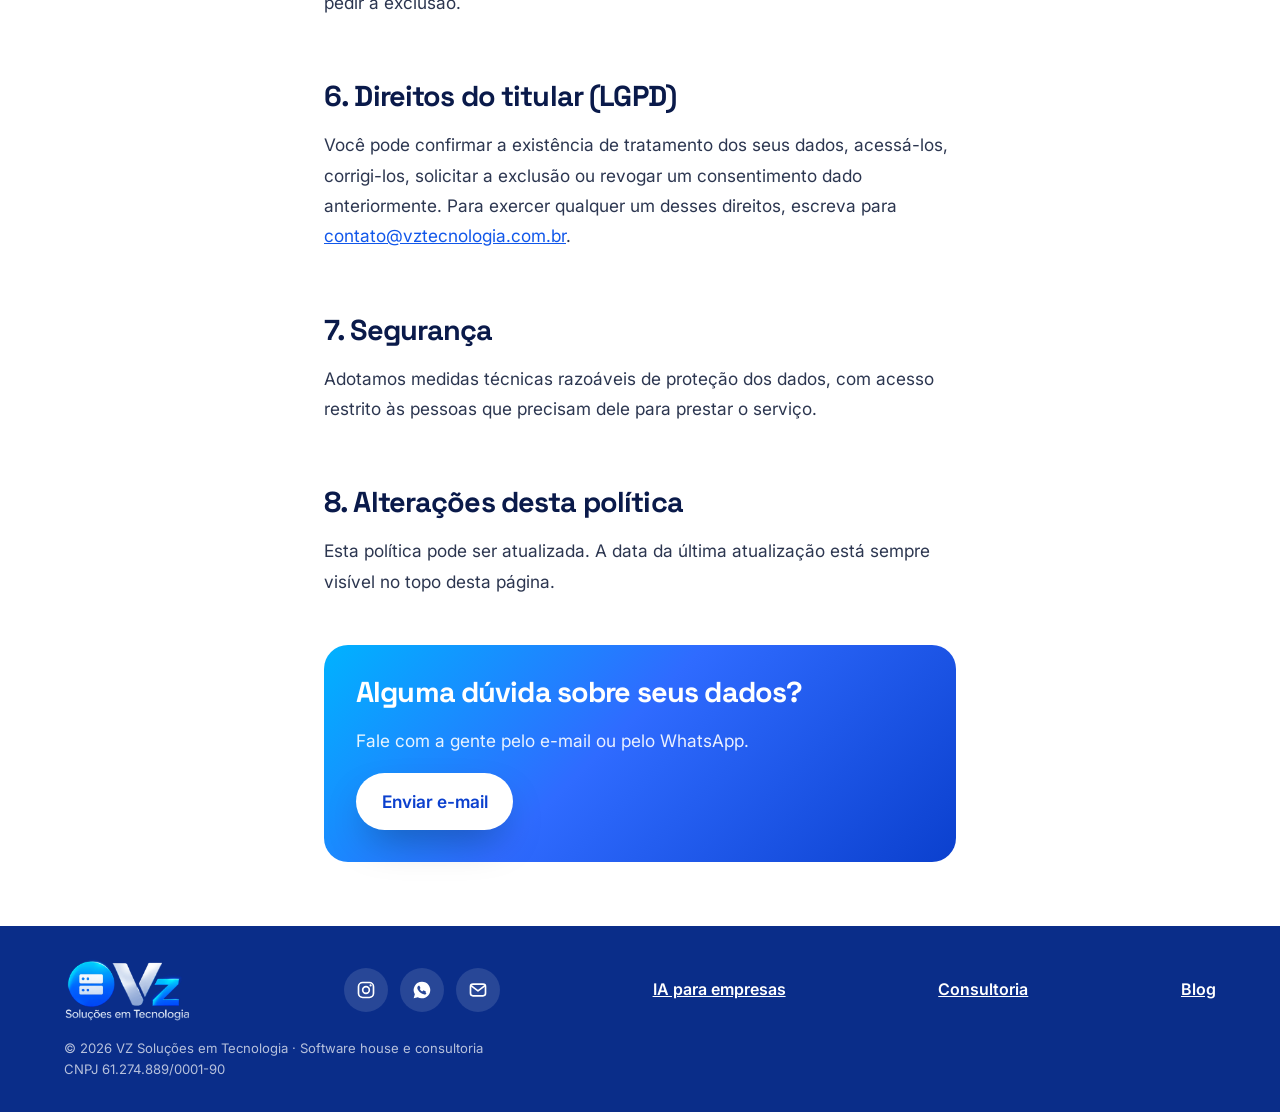
<file: privacidade/index.html>
<!doctype html>
<html lang="pt-BR">
<head>
  <meta charset="UTF-8" />
  <meta name="viewport" content="width=device-width, initial-scale=1.0" />
  <title>Política de Privacidade · VZ Soluções em Tecnologia</title>
  <meta name="description" content="Política de privacidade da VZ Soluções em Tecnologia: quais dados coletamos, como usamos e os direitos do titular conforme a LGPD." />
  <link rel="canonical" href="https://vztecnologia.com.br/privacidade/" />
  <meta name="robots" content="index, follow" />
  <meta name="theme-color" content="#1157EA" />
  <link rel="icon" href="../assets/logo.svg" type="image/svg+xml" />
  <meta property="og:type" content="website" />
  <meta property="og:locale" content="pt_BR" />
  <meta property="og:site_name" content="VZ Soluções em Tecnologia" />
  <meta property="og:title" content="Política de Privacidade · VZ Soluções em Tecnologia" />
  <meta property="og:description" content="Quais dados coletamos, como usamos e os direitos do titular conforme a LGPD." />
  <meta property="og:url" content="https://vztecnologia.com.br/privacidade/" />
  <meta property="og:image" content="https://vztecnologia.com.br/assets/marca/og-vz.jpg" />
  <meta name="twitter:card" content="summary_large_image" />
  <link rel="preconnect" href="https://fonts.googleapis.com" />
  <link rel="preconnect" href="https://fonts.gstatic.com" crossorigin />
  <link href="https://fonts.googleapis.com/css2?family=Inter:wght@400;500;600&family=Space+Grotesk:wght@500;600;700&display=swap" rel="stylesheet" />
  <link rel="stylesheet" href="../assets/style.css?v=20261015" />
  <script src="../assets/analytics.js?v=20261015" defer></script>
</head>
<body>
  <svg width="0" height="0" style="position:absolute" aria-hidden="true">
    <symbol id="i-insta" viewBox="0 0 24 24"><rect x="3" y="3" width="18" height="18" rx="5" fill="none" stroke="currentColor" stroke-width="2"/><circle cx="12" cy="12" r="4" fill="none" stroke="currentColor" stroke-width="2"/><circle cx="17.5" cy="6.5" r="1.3" fill="currentColor"/></symbol>
    <symbol id="i-whats" viewBox="0 0 24 24"><path fill="currentColor" d="M12 2a10 10 0 00-8.6 15.1L2 22l5-1.3A10 10 0 1012 2zm5.3 14.1c-.2.6-1.3 1.2-1.8 1.2-.5.1-1 .1-3.3-.8-2.8-1.1-4.5-4-4.7-4.2-.1-.2-1.1-1.5-1.1-2.8s.7-2 1-2.3c.2-.3.5-.3.7-.3h.5c.2 0 .4 0 .6.5l.8 2c.1.2.1.3 0 .5l-.4.6-.3.4c.1.2.6 1 1.3 1.6.9.8 1.6 1 1.8 1.1.2.1.4.1.5-.1l.7-.9c.2-.2.3-.2.6-.1l1.9.9c.2.1.4.2.5.3 0 .2 0 .8-.3 1.4z"/></symbol>
    <symbol id="i-mail" viewBox="0 0 24 24"><rect x="3" y="5" width="18" height="14" rx="3" fill="none" stroke="currentColor" stroke-width="2"/><path d="M4 7l8 6 8-6" fill="none" stroke="currentColor" stroke-width="2" stroke-linecap="round" stroke-linejoin="round"/></symbol>
  </svg>

  <header class="topo topo-interno">
    <a href="../" class="marca" aria-label="VZ Soluções em Tecnologia, página inicial">
      <img class="logo-vz" src="../assets/marca/logo-vz-claro.webp" alt="" width="902" height="421" />
    </a>
    <nav aria-label="Principal">
      <a href="../consultoria/">Consultoria</a>
      <a href="../ia/">IA para empresas</a>
      <a href="../blog/">Blog</a>
      <a href="https://wa.me/5511964981181?text=Ol%C3%A1%2C%20vim%20pela%20p%C3%A1gina%20de%20privacidade%20da%20VZ." class="btn btn-sm" target="_blank" rel="noopener">Fale com a gente</a>
    </nav>
  </header>

  <main id="conteudo" class="post">
    <article>
      <a href="../" class="voltar">← Página inicial</a>
      <h1>Política de Privacidade</h1>
      <p class="post-data">Última atualização: <time datetime="2026-11-04">4 de novembro de 2026</time></p>

      <h2>1. Quem somos</h2>
      <p>A <strong>VZ Soluções em Tecnologia</strong> (nome fantasia VZ Tech), CNPJ 61.274.889/0001-90, razão social 61.274.889 GABRIEL VICENTE VANZELLA, desenvolve sistemas e integrações com inteligência artificial para empresas, incluindo atendimento automatizado via WhatsApp Business Platform (API oficial da Meta).</p>

      <h2>2. Que dados coletamos</h2>
      <p>Coletamos os dados de contato enviados pelo formulário ou pelos links de contato do site: nome, e-mail, telefone e mensagem.</p>
      <p>Quando um cliente da VZ Tech usa um sistema desenvolvido por nós que integra a API do WhatsApp Business, as mensagens trocadas entre o sistema do cliente e os contatos dele passam pela nossa infraestrutura técnica para o funcionamento do serviço. A VZ Tech não usa esse conteúdo de conversa para fins próprios além de operar e dar suporte ao sistema contratado.</p>

      <h2>3. Para que usamos os dados</h2>
      <ul>
        <li>Responder ao contato enviado pelo site;</li>
        <li>Prestar o serviço contratado pelo cliente;</li>
        <li>Manter e dar suporte técnico aos sistemas que desenvolvemos;</li>
        <li>Cumprir obrigação legal, quando aplicável.</li>
      </ul>

      <h2>4. Com quem compartilhamos</h2>
      <p>Compartilhamos dados estritamente com quem é necessário para operar o serviço: a Meta (plataforma WhatsApp Business) e provedores de infraestrutura (hospedagem, banco de dados). Nunca vendemos dados a terceiros.</p>

      <h2>5. Por quanto tempo guardamos</h2>
      <p>Dados ligados a um sistema contratado ficam armazenados enquanto durar a relação comercial com o cliente, ou pelo prazo definido no contrato específico de cada projeto. Dados de contato enviados pelo site ficam até a pessoa pedir a exclusão.</p>

      <h2>6. Direitos do titular (LGPD)</h2>
      <p>Você pode confirmar a existência de tratamento dos seus dados, acessá-los, corrigi-los, solicitar a exclusão ou revogar um consentimento dado anteriormente. Para exercer qualquer um desses direitos, escreva para <a href="mailto:contato@vztecnologia.com.br">contato@vztecnologia.com.br</a>.</p>

      <h2>7. Segurança</h2>
      <p>Adotamos medidas técnicas razoáveis de proteção dos dados, com acesso restrito às pessoas que precisam dele para prestar o serviço.</p>

      <h2>8. Alterações desta política</h2>
      <p>Esta política pode ser atualizada. A data da última atualização está sempre visível no topo desta página.</p>

      <aside class="post-cta">
        <h2>Alguma dúvida sobre seus dados?</h2>
        <p>Fale com a gente pelo e-mail ou pelo WhatsApp.</p>
        <a href="mailto:contato@vztecnologia.com.br" class="btn btn-branco">Enviar e-mail</a>
      </aside>
    </article>
  </main>

  <footer class="rodape">
    <a href="../" class="marca" aria-label="VZ Soluções em Tecnologia, página inicial">
      <img class="logo-vz" src="../assets/marca/logo-vz-escuro.webp" alt="" width="805" height="405" loading="lazy" />
    </a>
    <nav class="redes" aria-label="Redes sociais">
      <a href="https://www.instagram.com/vztech.tecnologia/" target="_blank" rel="noopener" aria-label="Instagram"><svg><use href="#i-insta" /></svg></a>
      <a href="https://wa.me/5511964981181" target="_blank" rel="noopener" aria-label="WhatsApp"><svg><use href="#i-whats" /></svg></a>
      <a href="mailto:contato@vztecnologia.com.br" aria-label="E-mail"><svg><use href="#i-mail" /></svg></a>
    </nav>
    <a href="../ia/" class="rodape-blog">IA para empresas</a>
    <a href="../consultoria/" class="rodape-blog">Consultoria</a>
    <a href="../blog/" class="rodape-blog">Blog</a>
    <small>© 2026 VZ Soluções em Tecnologia · Software house e consultoria<br />CNPJ&nbsp;61.274.889/0001-90</small>
  </footer>
</body>
</html>
</file>
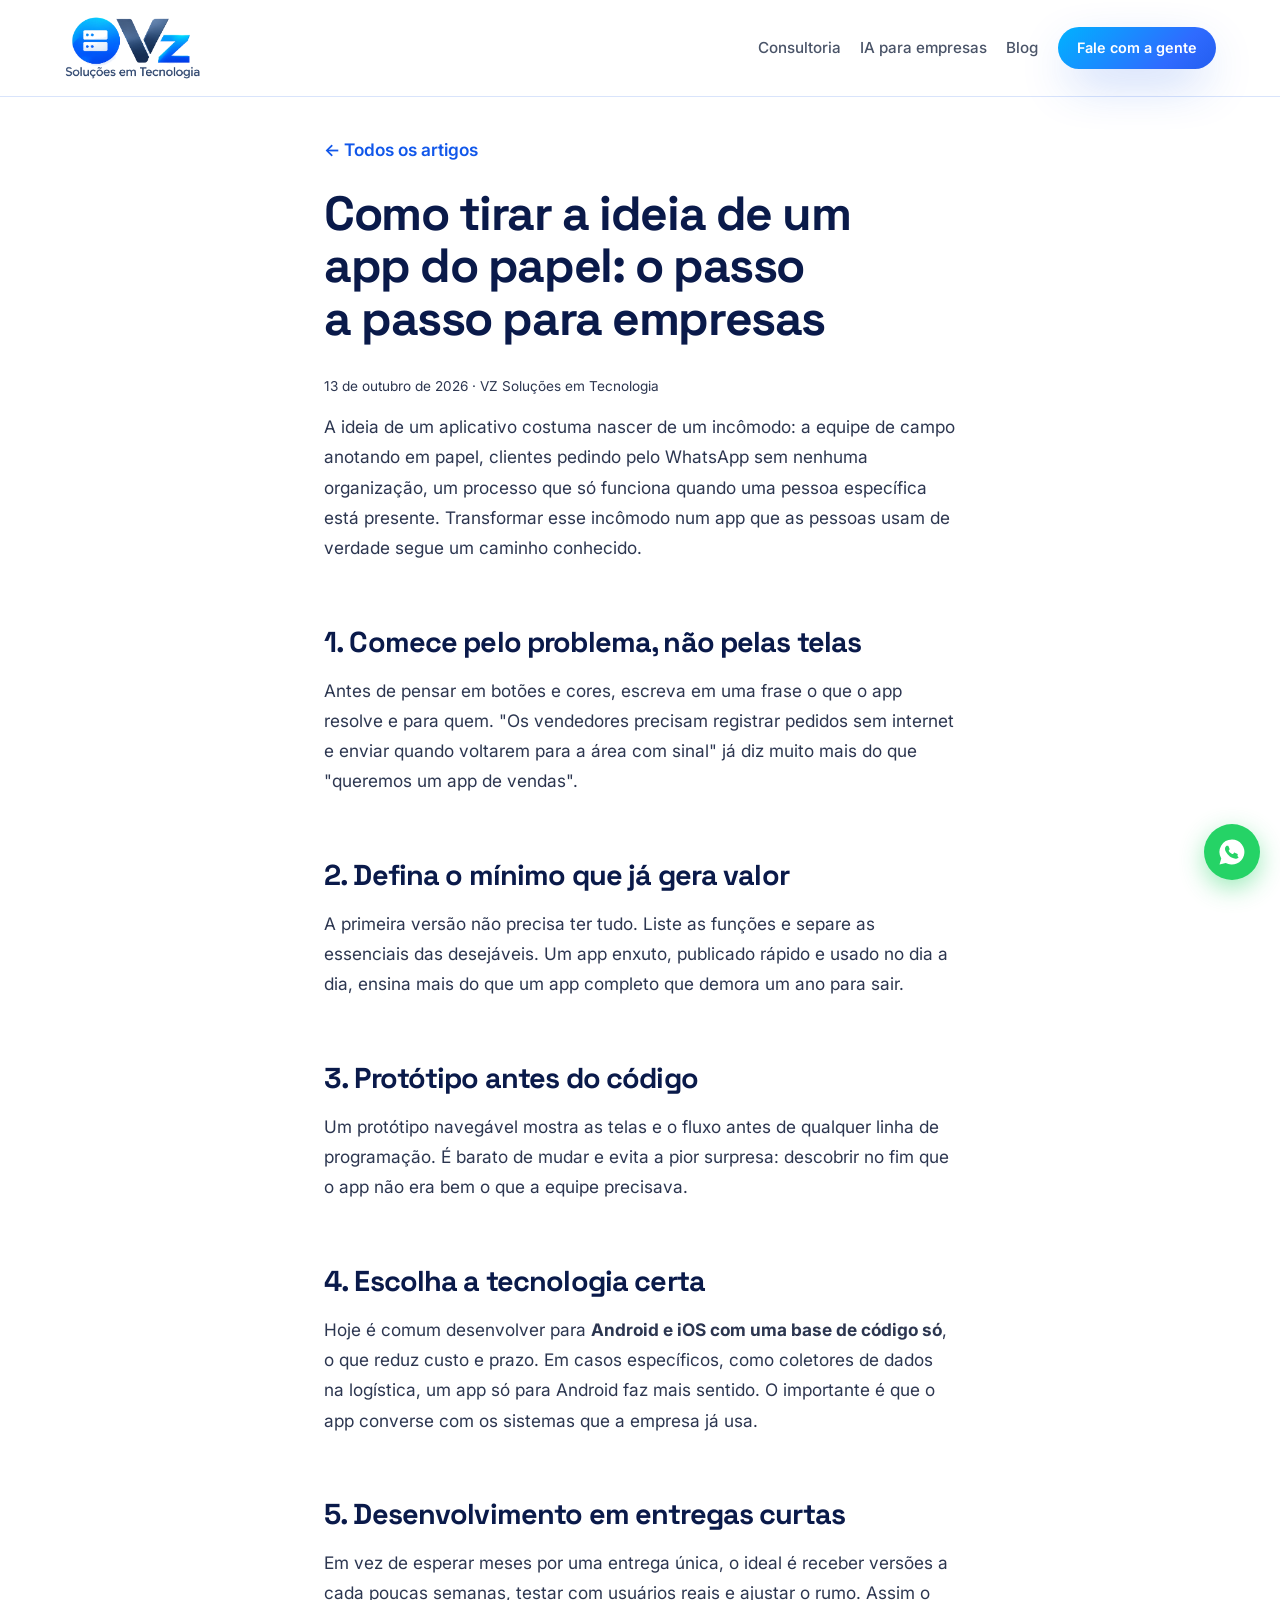
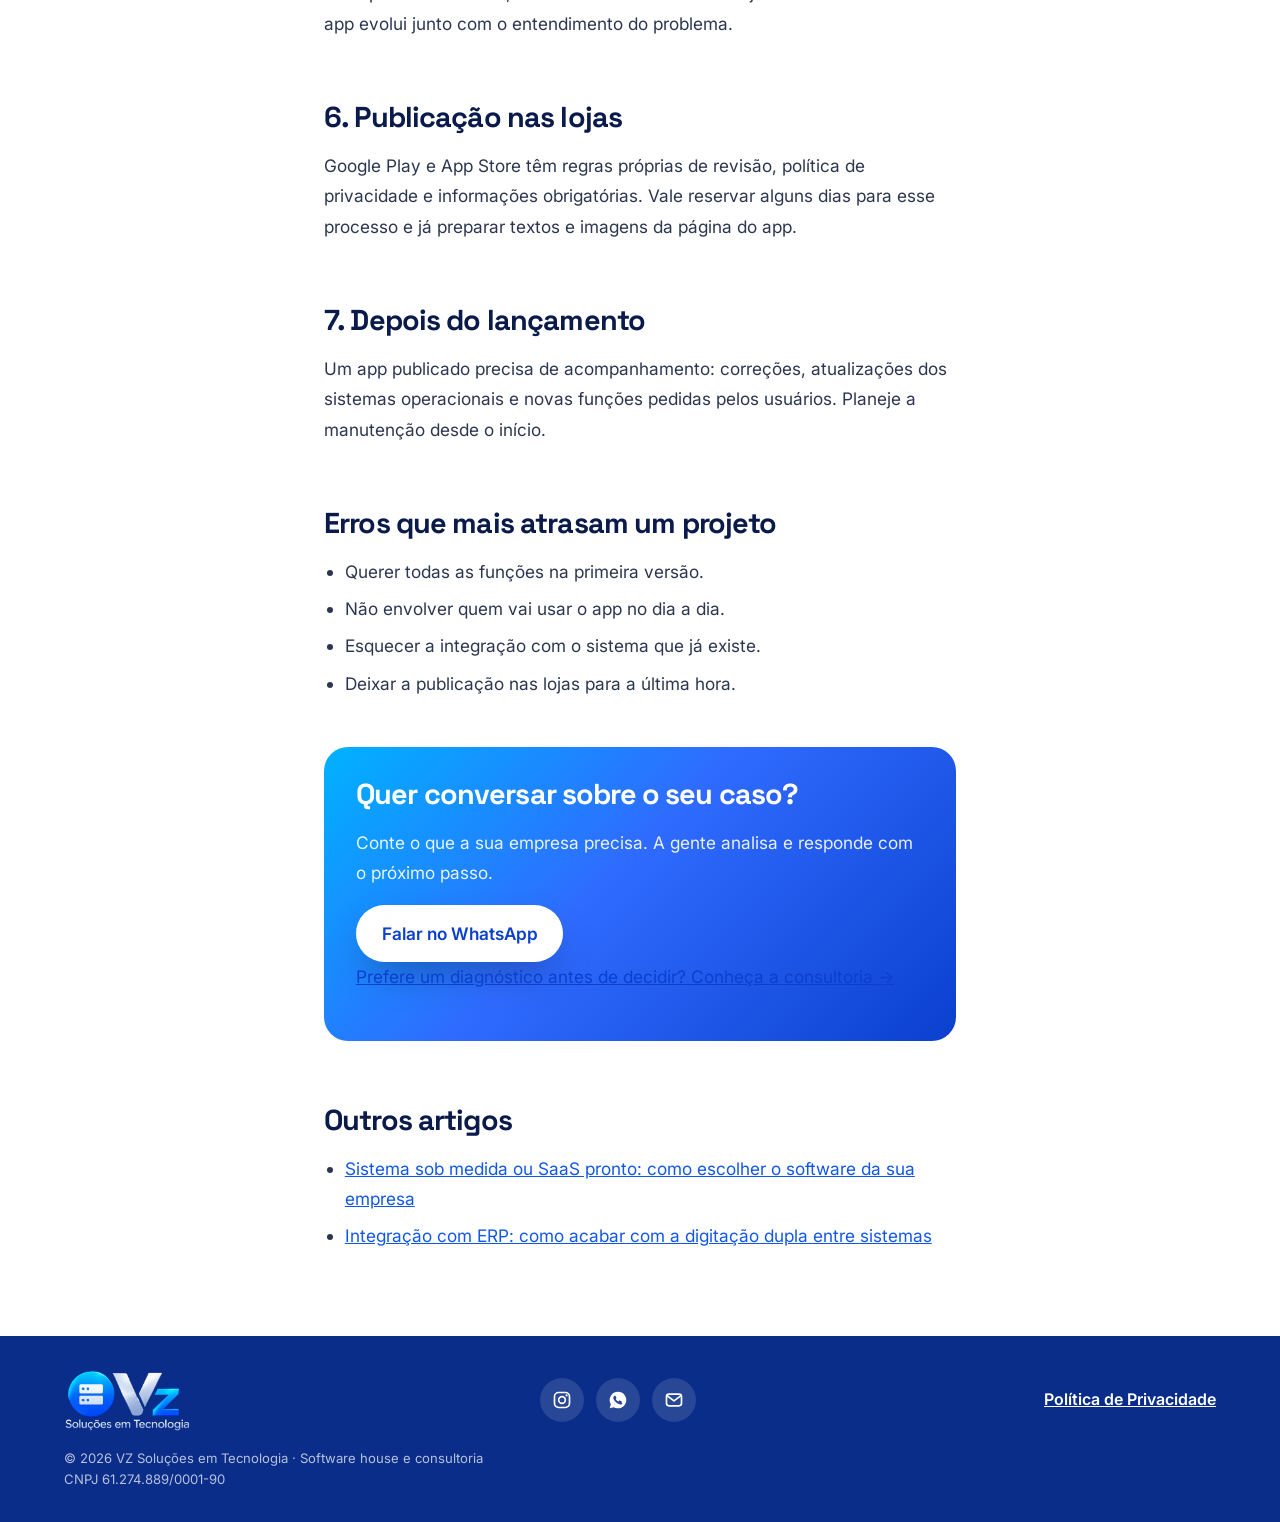
<file: blog/como-criar-um-app-para-empresa.html>
<!doctype html>
<html lang="pt-BR">
<head>
  <meta charset="UTF-8" />
  <meta name="viewport" content="width=device-width, initial-scale=1.0" />
  <title>Como tirar a ideia de um app do papel: o passo a passo para empresas · Blog VZ</title>
  <meta name="description" content="Do problema ao app publicado nas lojas: as etapas para desenvolver um aplicativo para a sua empresa e os erros que mais atrasam um projeto." />
  <link rel="canonical" href="https://vztecnologia.com.br/blog/como-criar-um-app-para-empresa.html" />
  <meta name="theme-color" content="#1157EA" />
  <link rel="icon" href="../assets/logo.svg" type="image/svg+xml" />
  <meta property="og:type" content="article" />
  <meta property="og:locale" content="pt_BR" />
  <meta property="og:site_name" content="VZ Soluções em Tecnologia" />
  <meta property="og:title" content="Como tirar a ideia de um app do papel: o passo a passo para empresas · Blog VZ" />
  <meta property="og:description" content="Do problema ao app publicado nas lojas: as etapas para desenvolver um aplicativo para a sua empresa e os erros que mais atrasam um projeto." />
  <meta property="og:url" content="https://vztecnologia.com.br/blog/como-criar-um-app-para-empresa.html" />
  <meta property="og:image" content="https://vztecnologia.com.br/assets/marca/og-vz.jpg" />
  <meta name="twitter:card" content="summary_large_image" />
  <script type="application/ld+json">
{
  "@context": "https://schema.org",
  "@type": "BlogPosting",
  "headline": "Como tirar a ideia de um app do papel: o passo a passo para empresas",
  "description": "Do problema ao app publicado nas lojas: as etapas para desenvolver um aplicativo para a sua empresa e os erros que mais atrasam um projeto.",
  "datePublished": "2026-10-13",
  "dateModified": "2026-10-13",
  "inLanguage": "pt-BR",
  "mainEntityOfPage": "https://vztecnologia.com.br/blog/como-criar-um-app-para-empresa.html",
  "image": "https://vztecnologia.com.br/assets/marca/og-vz.jpg",
  "author": {
    "@type": "Organization",
    "name": "VZ Soluções em Tecnologia",
    "url": "https://vztecnologia.com.br/",
    "logo": {
      "@type": "ImageObject",
      "url": "https://vztecnologia.com.br/assets/marca/logo-vz-claro.webp"
    }
  },
  "publisher": {
    "@type": "Organization",
    "name": "VZ Soluções em Tecnologia",
    "url": "https://vztecnologia.com.br/",
    "logo": {
      "@type": "ImageObject",
      "url": "https://vztecnologia.com.br/assets/marca/logo-vz-claro.webp"
    }
  }
}
  </script>
  <link rel="preconnect" href="https://fonts.googleapis.com" />
  <link rel="preconnect" href="https://fonts.gstatic.com" crossorigin />
  <link href="https://fonts.googleapis.com/css2?family=Inter:wght@400;500;600&family=Space+Grotesk:wght@500;600;700&display=swap" rel="stylesheet" />
  <link rel="stylesheet" href="../assets/style.css?v=20261015" />
  <script src="../assets/analytics.js?v=20261015" defer></script>
</head>
<body>
  <svg width="0" height="0" style="position:absolute" aria-hidden="true">
    <symbol id="i-insta" viewBox="0 0 24 24"><rect x="3" y="3" width="18" height="18" rx="5" fill="none" stroke="currentColor" stroke-width="2"/><circle cx="12" cy="12" r="4" fill="none" stroke="currentColor" stroke-width="2"/><circle cx="17.5" cy="6.5" r="1.3" fill="currentColor"/></symbol>
    <symbol id="i-whats" viewBox="0 0 24 24"><path fill="currentColor" d="M12 2a10 10 0 00-8.6 15.1L2 22l5-1.3A10 10 0 1012 2zm5.3 14.1c-.2.6-1.3 1.2-1.8 1.2-.5.1-1 .1-3.3-.8-2.8-1.1-4.5-4-4.7-4.2-.1-.2-1.1-1.5-1.1-2.8s.7-2 1-2.3c.2-.3.5-.3.7-.3h.5c.2 0 .4 0 .6.5l.8 2c.1.2.1.3 0 .5l-.4.6-.3.4c.1.2.6 1 1.3 1.6.9.8 1.6 1 1.8 1.1.2.1.4.1.5-.1l.7-.9c.2-.2.3-.2.6-.1l1.9.9c.2.1.4.2.5.3 0 .2 0 .8-.3 1.4z"/></symbol>
    <symbol id="i-mail" viewBox="0 0 24 24"><rect x="3" y="5" width="18" height="14" rx="3" fill="none" stroke="currentColor" stroke-width="2"/><path d="M4 7l8 6 8-6" fill="none" stroke="currentColor" stroke-width="2" stroke-linecap="round" stroke-linejoin="round"/></symbol>
  </svg>

  <header class="topo topo-interno">
    <a href="../" class="marca" aria-label="VZ Soluções em Tecnologia, página inicial">
      <img class="logo-vz" src="../assets/marca/logo-vz-claro.webp" alt="" width="902" height="421" />
    </a>
    <nav aria-label="Blog">
      <a href="../consultoria/">Consultoria</a>
      <a href="../ia/">IA para empresas</a>
      <a href="./">Blog</a>
      <a href="https://wa.me/5511964981181?text=Ol%C3%A1%2C%20vim%20pelo%20blog%20da%20VZ%20e%20quero%20conversar%20sobre%20um%20projeto." class="btn btn-sm" target="_blank" rel="noopener">Fale com a gente</a>
    </nav>
  </header>

  <main id="conteudo" class="post">
    <article>
      <a href="./" class="voltar">← Todos os artigos</a>
      <h1>Como tirar a ideia de um app do papel: o passo a passo para empresas</h1>
      <p class="post-data"><time datetime="2026-10-13">13 de outubro de 2026</time> · VZ Soluções em Tecnologia</p>

      <p>A ideia de um aplicativo costuma nascer de um incômodo: a equipe de campo anotando em papel, clientes pedindo pelo WhatsApp sem nenhuma organização, um processo que só funciona quando uma pessoa específica está presente. Transformar esse incômodo num app que as pessoas usam de verdade segue um caminho conhecido.</p>

      <h2>1. Comece pelo problema, não pelas telas</h2>
      <p>Antes de pensar em botões e cores, escreva em uma frase o que o app resolve e para quem. "Os vendedores precisam registrar pedidos sem internet e enviar quando voltarem para a área com sinal" já diz muito mais do que "queremos um app de vendas".</p>

      <h2>2. Defina o mínimo que já gera valor</h2>
      <p>A primeira versão não precisa ter tudo. Liste as funções e separe as essenciais das desejáveis. Um app enxuto, publicado rápido e usado no dia a dia, ensina mais do que um app completo que demora um ano para sair.</p>

      <h2>3. Protótipo antes do código</h2>
      <p>Um protótipo navegável mostra as telas e o fluxo antes de qualquer linha de programação. É barato de mudar e evita a pior surpresa: descobrir no fim que o app não era bem o que a equipe precisava.</p>

      <h2>4. Escolha a tecnologia certa</h2>
      <p>Hoje é comum desenvolver para <strong>Android e iOS com uma base de código só</strong>, o que reduz custo e prazo. Em casos específicos, como coletores de dados na logística, um app só para Android faz mais sentido. O importante é que o app converse com os sistemas que a empresa já usa.</p>

      <h2>5. Desenvolvimento em entregas curtas</h2>
      <p>Em vez de esperar meses por uma entrega única, o ideal é receber versões a cada poucas semanas, testar com usuários reais e ajustar o rumo. Assim o app evolui junto com o entendimento do problema.</p>

      <h2>6. Publicação nas lojas</h2>
      <p>Google Play e App Store têm regras próprias de revisão, política de privacidade e informações obrigatórias. Vale reservar alguns dias para esse processo e já preparar textos e imagens da página do app.</p>

      <h2>7. Depois do lançamento</h2>
      <p>Um app publicado precisa de acompanhamento: correções, atualizações dos sistemas operacionais e novas funções pedidas pelos usuários. Planeje a manutenção desde o início.</p>

      <h2>Erros que mais atrasam um projeto</h2>
      <ul>
        <li>Querer todas as funções na primeira versão.</li>
        <li>Não envolver quem vai usar o app no dia a dia.</li>
        <li>Esquecer a integração com o sistema que já existe.</li>
        <li>Deixar a publicação nas lojas para a última hora.</li>
      </ul>

      <aside class="post-cta">
        <h2>Quer conversar sobre o seu caso?</h2>
        <p>Conte o que a sua empresa precisa. A gente analisa e responde com o próximo passo.</p>
        <a href="https://wa.me/5511964981181?text=Ol%C3%A1%2C%20vim%20pelo%20blog%20da%20VZ%20e%20quero%20conversar%20sobre%20um%20projeto." class="btn btn-branco" target="_blank" rel="noopener">Falar no WhatsApp</a>
        <p><a href="../consultoria/?utm_source=blog&amp;utm_medium=internal&amp;utm_campaign=como-criar-um-app-para-empresa">Prefere um diagnóstico antes de decidir? Conheça a consultoria →</a></p>
      </aside>

      <nav aria-label="Outros artigos">
        <h2>Outros artigos</h2>
        <ul>
          <li><a href="sistema-sob-medida-ou-saas.html">Sistema sob medida ou SaaS pronto: como escolher o software da sua empresa</a></li>
          <li><a href="integracao-com-erp.html">Integração com ERP: como acabar com a digitação dupla entre sistemas</a></li>
        </ul>
      </nav>
    </article>
  </main>

  <footer class="rodape">
    <a href="../" class="marca" aria-label="VZ Soluções em Tecnologia, página inicial">
      <img class="logo-vz" src="../assets/marca/logo-vz-escuro.webp" alt="" width="805" height="405" loading="lazy" />
    </a>
    <nav class="redes" aria-label="Redes sociais">
      <a href="https://www.instagram.com/vztech.tecnologia/" target="_blank" rel="noopener" aria-label="Instagram"><svg><use href="#i-insta" /></svg></a>
      <a href="https://wa.me/5511964981181?text=Ol%C3%A1%2C%20vim%20pelo%20blog%20da%20VZ%20e%20quero%20conversar%20sobre%20um%20projeto." target="_blank" rel="noopener" aria-label="WhatsApp"><svg><use href="#i-whats" /></svg></a>
      <a href="mailto:contato@vztecnologia.com.br" aria-label="E-mail"><svg><use href="#i-mail" /></svg></a>
    </nav>
    <a href="../privacidade/" class="rodape-blog">Política de Privacidade</a>
    <small>© 2026 VZ Soluções em Tecnologia · Software house e consultoria<br />CNPJ&nbsp;61.274.889/0001-90</small>
  </footer>

  <a href="https://wa.me/5511964981181?text=Ol%C3%A1%2C%20vim%20pelo%20blog%20da%20VZ%20e%20quero%20conversar%20sobre%20um%20projeto." class="whats-flutuante" target="_blank" rel="noopener" aria-label="Conversar no WhatsApp">
    <svg><use href="#i-whats" /></svg>
  </a>
</body>
</html>
</file>
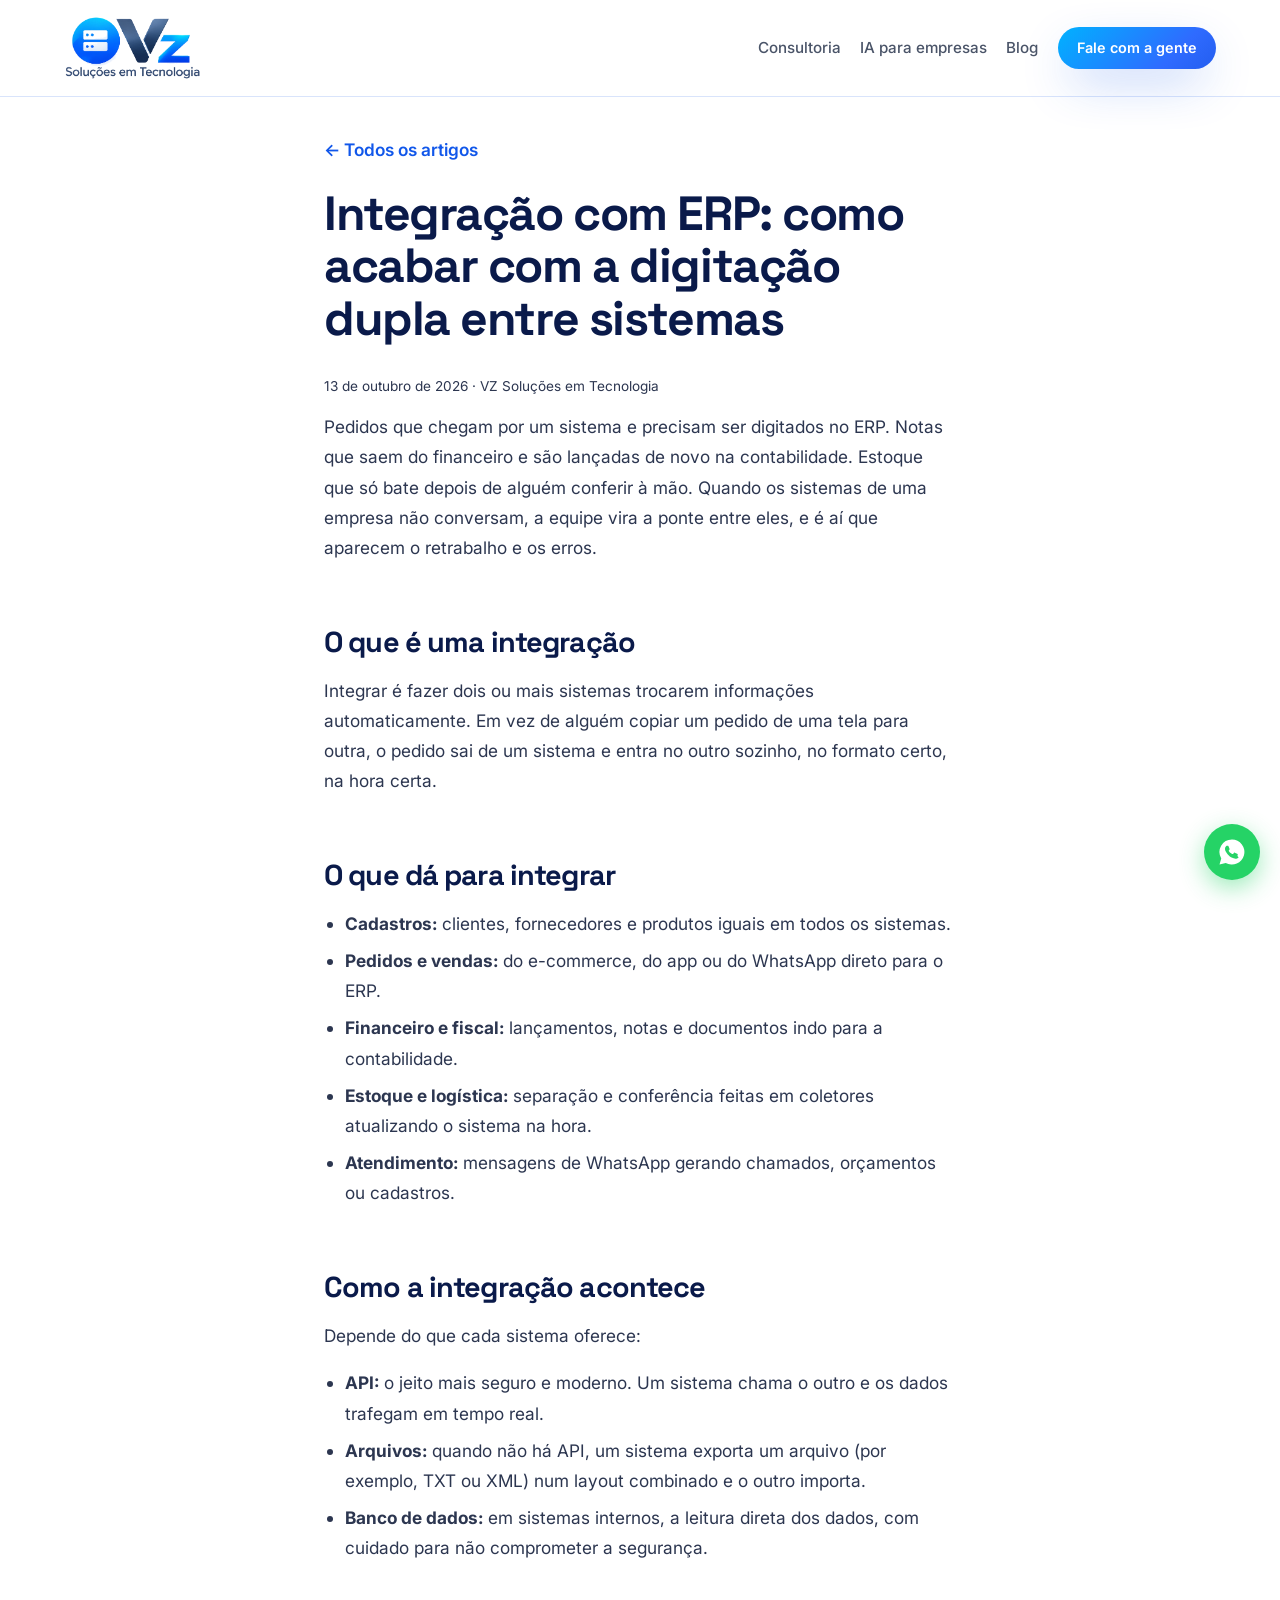
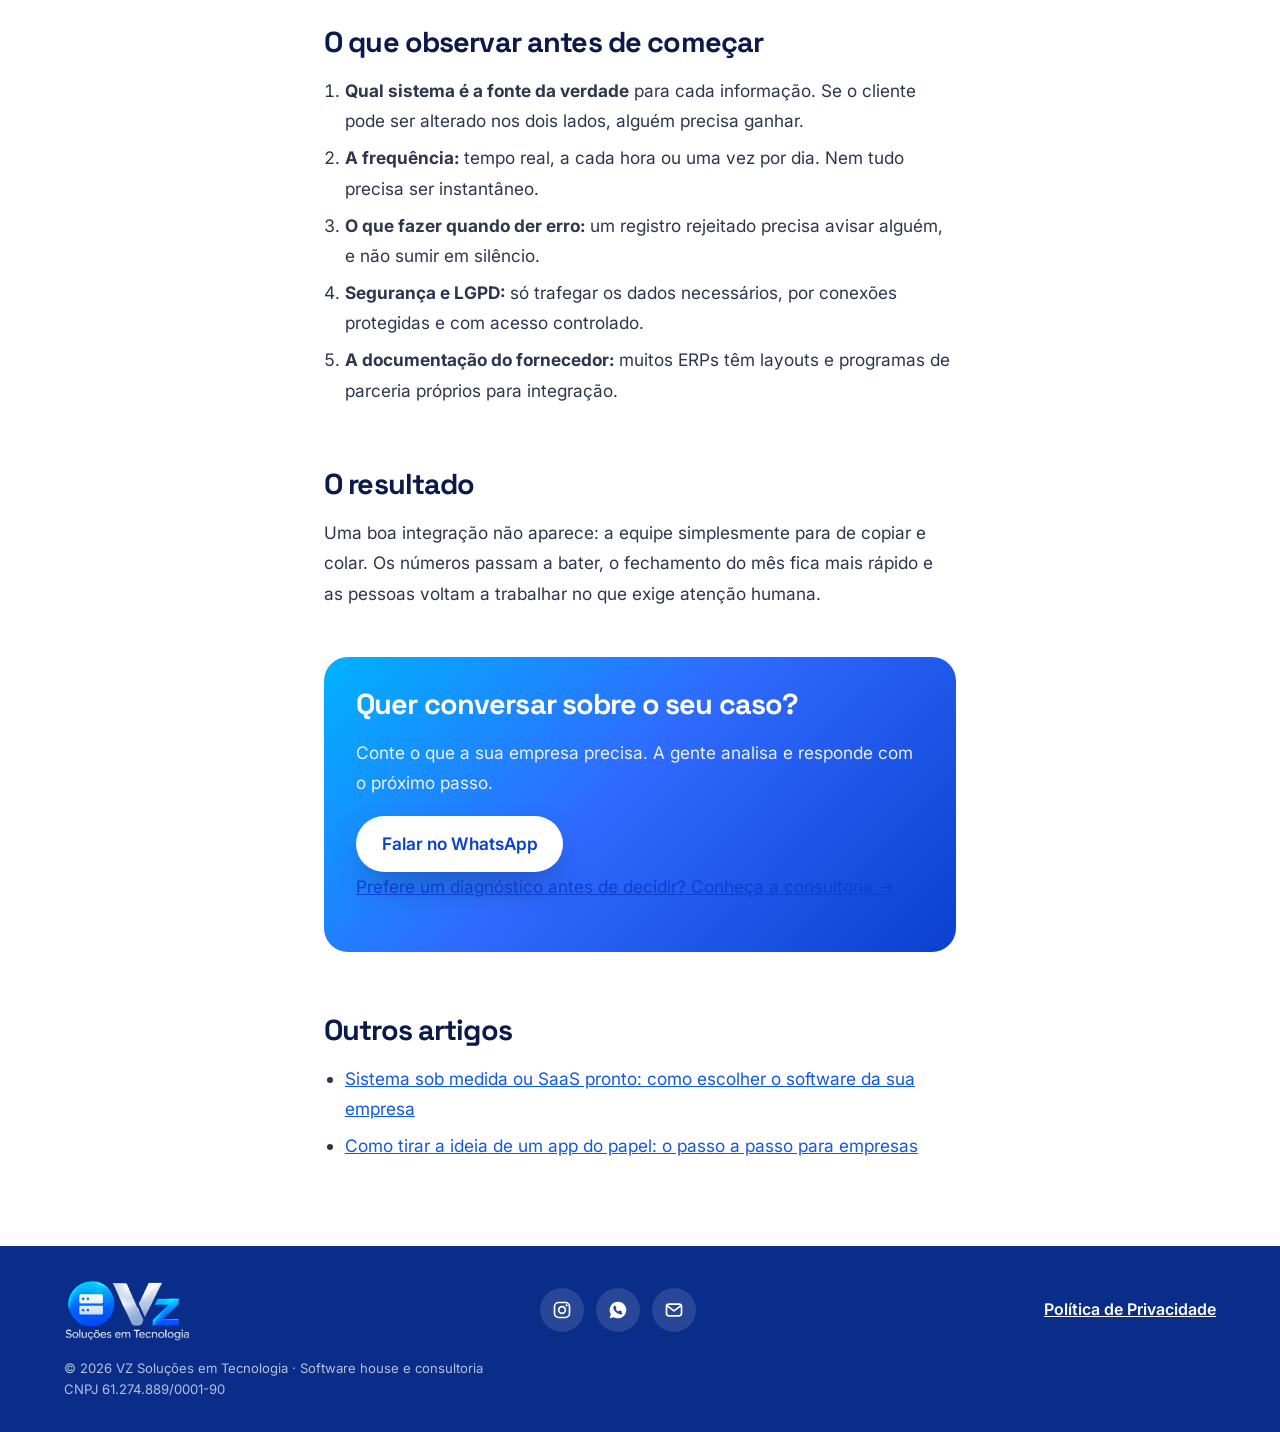
<file: blog/integracao-com-erp.html>
<!doctype html>
<html lang="pt-BR">
<head>
  <meta charset="UTF-8" />
  <meta name="viewport" content="width=device-width, initial-scale=1.0" />
  <title>Integração com ERP: como acabar com a digitação dupla entre sistemas · Blog VZ</title>
  <meta name="description" content="Como funciona a integração entre sistemas e ERP, quais dados dá para sincronizar e o que observar antes de começar um projeto de integração." />
  <link rel="canonical" href="https://vztecnologia.com.br/blog/integracao-com-erp.html" />
  <meta name="theme-color" content="#1157EA" />
  <link rel="icon" href="../assets/logo.svg" type="image/svg+xml" />
  <meta property="og:type" content="article" />
  <meta property="og:locale" content="pt_BR" />
  <meta property="og:site_name" content="VZ Soluções em Tecnologia" />
  <meta property="og:title" content="Integração com ERP: como acabar com a digitação dupla entre sistemas · Blog VZ" />
  <meta property="og:description" content="Como funciona a integração entre sistemas e ERP, quais dados dá para sincronizar e o que observar antes de começar um projeto de integração." />
  <meta property="og:url" content="https://vztecnologia.com.br/blog/integracao-com-erp.html" />
  <meta property="og:image" content="https://vztecnologia.com.br/assets/marca/og-vz.jpg" />
  <meta name="twitter:card" content="summary_large_image" />
  <script type="application/ld+json">
{
  "@context": "https://schema.org",
  "@type": "BlogPosting",
  "headline": "Integração com ERP: como acabar com a digitação dupla entre sistemas",
  "description": "Como funciona a integração entre sistemas e ERP, quais dados dá para sincronizar e o que observar antes de começar um projeto de integração.",
  "datePublished": "2026-10-13",
  "dateModified": "2026-10-13",
  "inLanguage": "pt-BR",
  "mainEntityOfPage": "https://vztecnologia.com.br/blog/integracao-com-erp.html",
  "image": "https://vztecnologia.com.br/assets/marca/og-vz.jpg",
  "author": {
    "@type": "Organization",
    "name": "VZ Soluções em Tecnologia",
    "url": "https://vztecnologia.com.br/",
    "logo": {
      "@type": "ImageObject",
      "url": "https://vztecnologia.com.br/assets/marca/logo-vz-claro.webp"
    }
  },
  "publisher": {
    "@type": "Organization",
    "name": "VZ Soluções em Tecnologia",
    "url": "https://vztecnologia.com.br/",
    "logo": {
      "@type": "ImageObject",
      "url": "https://vztecnologia.com.br/assets/marca/logo-vz-claro.webp"
    }
  }
}
  </script>
  <link rel="preconnect" href="https://fonts.googleapis.com" />
  <link rel="preconnect" href="https://fonts.gstatic.com" crossorigin />
  <link href="https://fonts.googleapis.com/css2?family=Inter:wght@400;500;600&family=Space+Grotesk:wght@500;600;700&display=swap" rel="stylesheet" />
  <link rel="stylesheet" href="../assets/style.css?v=20261015" />
  <script src="../assets/analytics.js?v=20261015" defer></script>
</head>
<body>
  <svg width="0" height="0" style="position:absolute" aria-hidden="true">
    <symbol id="i-insta" viewBox="0 0 24 24"><rect x="3" y="3" width="18" height="18" rx="5" fill="none" stroke="currentColor" stroke-width="2"/><circle cx="12" cy="12" r="4" fill="none" stroke="currentColor" stroke-width="2"/><circle cx="17.5" cy="6.5" r="1.3" fill="currentColor"/></symbol>
    <symbol id="i-whats" viewBox="0 0 24 24"><path fill="currentColor" d="M12 2a10 10 0 00-8.6 15.1L2 22l5-1.3A10 10 0 1012 2zm5.3 14.1c-.2.6-1.3 1.2-1.8 1.2-.5.1-1 .1-3.3-.8-2.8-1.1-4.5-4-4.7-4.2-.1-.2-1.1-1.5-1.1-2.8s.7-2 1-2.3c.2-.3.5-.3.7-.3h.5c.2 0 .4 0 .6.5l.8 2c.1.2.1.3 0 .5l-.4.6-.3.4c.1.2.6 1 1.3 1.6.9.8 1.6 1 1.8 1.1.2.1.4.1.5-.1l.7-.9c.2-.2.3-.2.6-.1l1.9.9c.2.1.4.2.5.3 0 .2 0 .8-.3 1.4z"/></symbol>
    <symbol id="i-mail" viewBox="0 0 24 24"><rect x="3" y="5" width="18" height="14" rx="3" fill="none" stroke="currentColor" stroke-width="2"/><path d="M4 7l8 6 8-6" fill="none" stroke="currentColor" stroke-width="2" stroke-linecap="round" stroke-linejoin="round"/></symbol>
  </svg>

  <header class="topo topo-interno">
    <a href="../" class="marca" aria-label="VZ Soluções em Tecnologia, página inicial">
      <img class="logo-vz" src="../assets/marca/logo-vz-claro.webp" alt="" width="902" height="421" />
    </a>
    <nav aria-label="Blog">
      <a href="../consultoria/">Consultoria</a>
      <a href="../ia/">IA para empresas</a>
      <a href="./">Blog</a>
      <a href="https://wa.me/5511964981181?text=Ol%C3%A1%2C%20vim%20pelo%20blog%20da%20VZ%20e%20quero%20conversar%20sobre%20um%20projeto." class="btn btn-sm" target="_blank" rel="noopener">Fale com a gente</a>
    </nav>
  </header>

  <main id="conteudo" class="post">
    <article>
      <a href="./" class="voltar">← Todos os artigos</a>
      <h1>Integração com ERP: como acabar com a digitação dupla entre sistemas</h1>
      <p class="post-data"><time datetime="2026-10-13">13 de outubro de 2026</time> · VZ Soluções em Tecnologia</p>

      <p>Pedidos que chegam por um sistema e precisam ser digitados no ERP. Notas que saem do financeiro e são lançadas de novo na contabilidade. Estoque que só bate depois de alguém conferir à mão. Quando os sistemas de uma empresa não conversam, a equipe vira a ponte entre eles, e é aí que aparecem o retrabalho e os erros.</p>

      <h2>O que é uma integração</h2>
      <p>Integrar é fazer dois ou mais sistemas trocarem informações automaticamente. Em vez de alguém copiar um pedido de uma tela para outra, o pedido sai de um sistema e entra no outro sozinho, no formato certo, na hora certa.</p>

      <h2>O que dá para integrar</h2>
      <ul>
        <li><strong>Cadastros:</strong> clientes, fornecedores e produtos iguais em todos os sistemas.</li>
        <li><strong>Pedidos e vendas:</strong> do e-commerce, do app ou do WhatsApp direto para o ERP.</li>
        <li><strong>Financeiro e fiscal:</strong> lançamentos, notas e documentos indo para a contabilidade.</li>
        <li><strong>Estoque e logística:</strong> separação e conferência feitas em coletores atualizando o sistema na hora.</li>
        <li><strong>Atendimento:</strong> mensagens de WhatsApp gerando chamados, orçamentos ou cadastros.</li>
      </ul>

      <h2>Como a integração acontece</h2>
      <p>Depende do que cada sistema oferece:</p>
      <ul>
        <li><strong>API:</strong> o jeito mais seguro e moderno. Um sistema chama o outro e os dados trafegam em tempo real.</li>
        <li><strong>Arquivos:</strong> quando não há API, um sistema exporta um arquivo (por exemplo, TXT ou XML) num layout combinado e o outro importa.</li>
        <li><strong>Banco de dados:</strong> em sistemas internos, a leitura direta dos dados, com cuidado para não comprometer a segurança.</li>
      </ul>

      <h2>O que observar antes de começar</h2>
      <ol>
        <li><strong>Qual sistema é a fonte da verdade</strong> para cada informação. Se o cliente pode ser alterado nos dois lados, alguém precisa ganhar.</li>
        <li><strong>A frequência:</strong> tempo real, a cada hora ou uma vez por dia. Nem tudo precisa ser instantâneo.</li>
        <li><strong>O que fazer quando der erro:</strong> um registro rejeitado precisa avisar alguém, e não sumir em silêncio.</li>
        <li><strong>Segurança e LGPD:</strong> só trafegar os dados necessários, por conexões protegidas e com acesso controlado.</li>
        <li><strong>A documentação do fornecedor:</strong> muitos ERPs têm layouts e programas de parceria próprios para integração.</li>
      </ol>

      <h2>O resultado</h2>
      <p>Uma boa integração não aparece: a equipe simplesmente para de copiar e colar. Os números passam a bater, o fechamento do mês fica mais rápido e as pessoas voltam a trabalhar no que exige atenção humana.</p>

      <aside class="post-cta">
        <h2>Quer conversar sobre o seu caso?</h2>
        <p>Conte o que a sua empresa precisa. A gente analisa e responde com o próximo passo.</p>
        <a href="https://wa.me/5511964981181?text=Ol%C3%A1%2C%20vim%20pelo%20blog%20da%20VZ%20e%20quero%20conversar%20sobre%20um%20projeto." class="btn btn-branco" target="_blank" rel="noopener">Falar no WhatsApp</a>
        <p><a href="../consultoria/?utm_source=blog&amp;utm_medium=internal&amp;utm_campaign=integracao-com-erp">Prefere um diagnóstico antes de decidir? Conheça a consultoria →</a></p>
      </aside>

      <nav aria-label="Outros artigos">
        <h2>Outros artigos</h2>
        <ul>
          <li><a href="sistema-sob-medida-ou-saas.html">Sistema sob medida ou SaaS pronto: como escolher o software da sua empresa</a></li>
          <li><a href="como-criar-um-app-para-empresa.html">Como tirar a ideia de um app do papel: o passo a passo para empresas</a></li>
        </ul>
      </nav>
    </article>
  </main>

  <footer class="rodape">
    <a href="../" class="marca" aria-label="VZ Soluções em Tecnologia, página inicial">
      <img class="logo-vz" src="../assets/marca/logo-vz-escuro.webp" alt="" width="805" height="405" loading="lazy" />
    </a>
    <nav class="redes" aria-label="Redes sociais">
      <a href="https://www.instagram.com/vztech.tecnologia/" target="_blank" rel="noopener" aria-label="Instagram"><svg><use href="#i-insta" /></svg></a>
      <a href="https://wa.me/5511964981181?text=Ol%C3%A1%2C%20vim%20pelo%20blog%20da%20VZ%20e%20quero%20conversar%20sobre%20um%20projeto." target="_blank" rel="noopener" aria-label="WhatsApp"><svg><use href="#i-whats" /></svg></a>
      <a href="mailto:contato@vztecnologia.com.br" aria-label="E-mail"><svg><use href="#i-mail" /></svg></a>
    </nav>
    <a href="../privacidade/" class="rodape-blog">Política de Privacidade</a>
    <small>© 2026 VZ Soluções em Tecnologia · Software house e consultoria<br />CNPJ&nbsp;61.274.889/0001-90</small>
  </footer>

  <a href="https://wa.me/5511964981181?text=Ol%C3%A1%2C%20vim%20pelo%20blog%20da%20VZ%20e%20quero%20conversar%20sobre%20um%20projeto." class="whats-flutuante" target="_blank" rel="noopener" aria-label="Conversar no WhatsApp">
    <svg><use href="#i-whats" /></svg>
  </a>
</body>
</html>
</file>
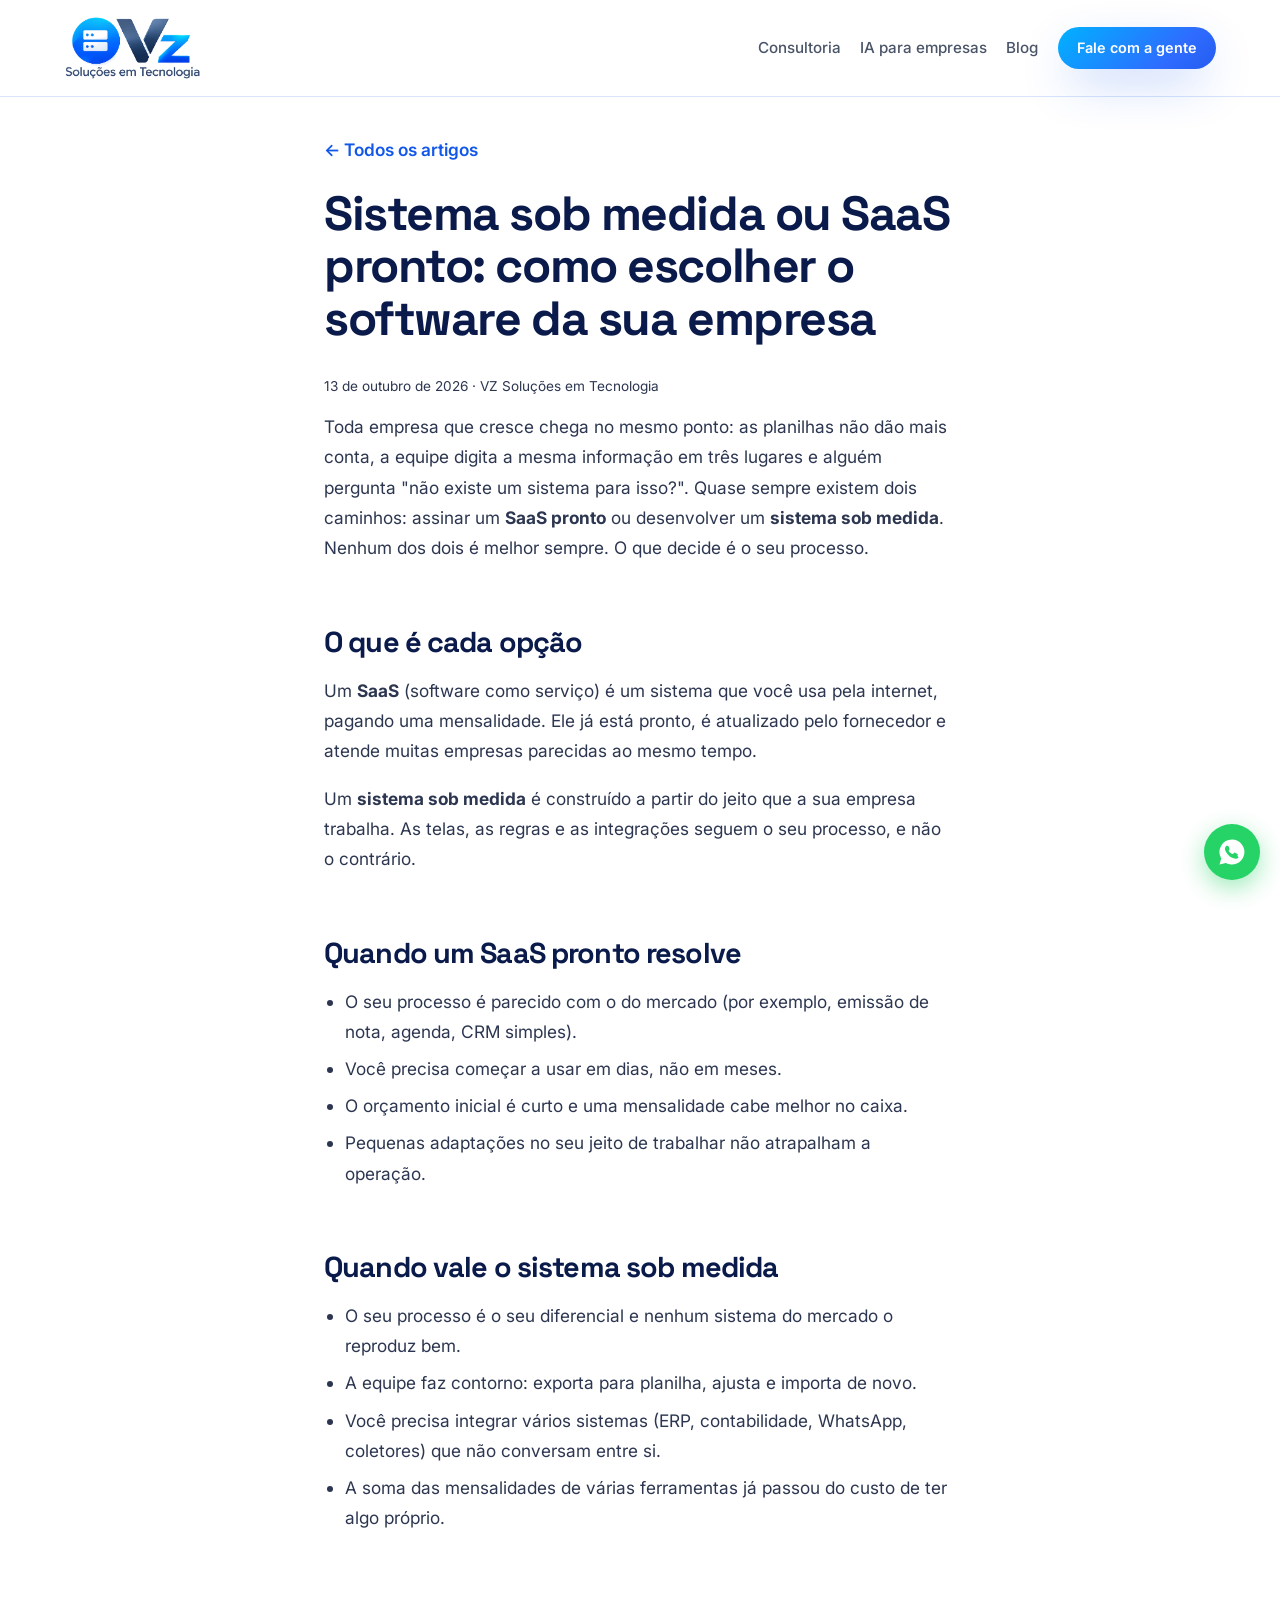
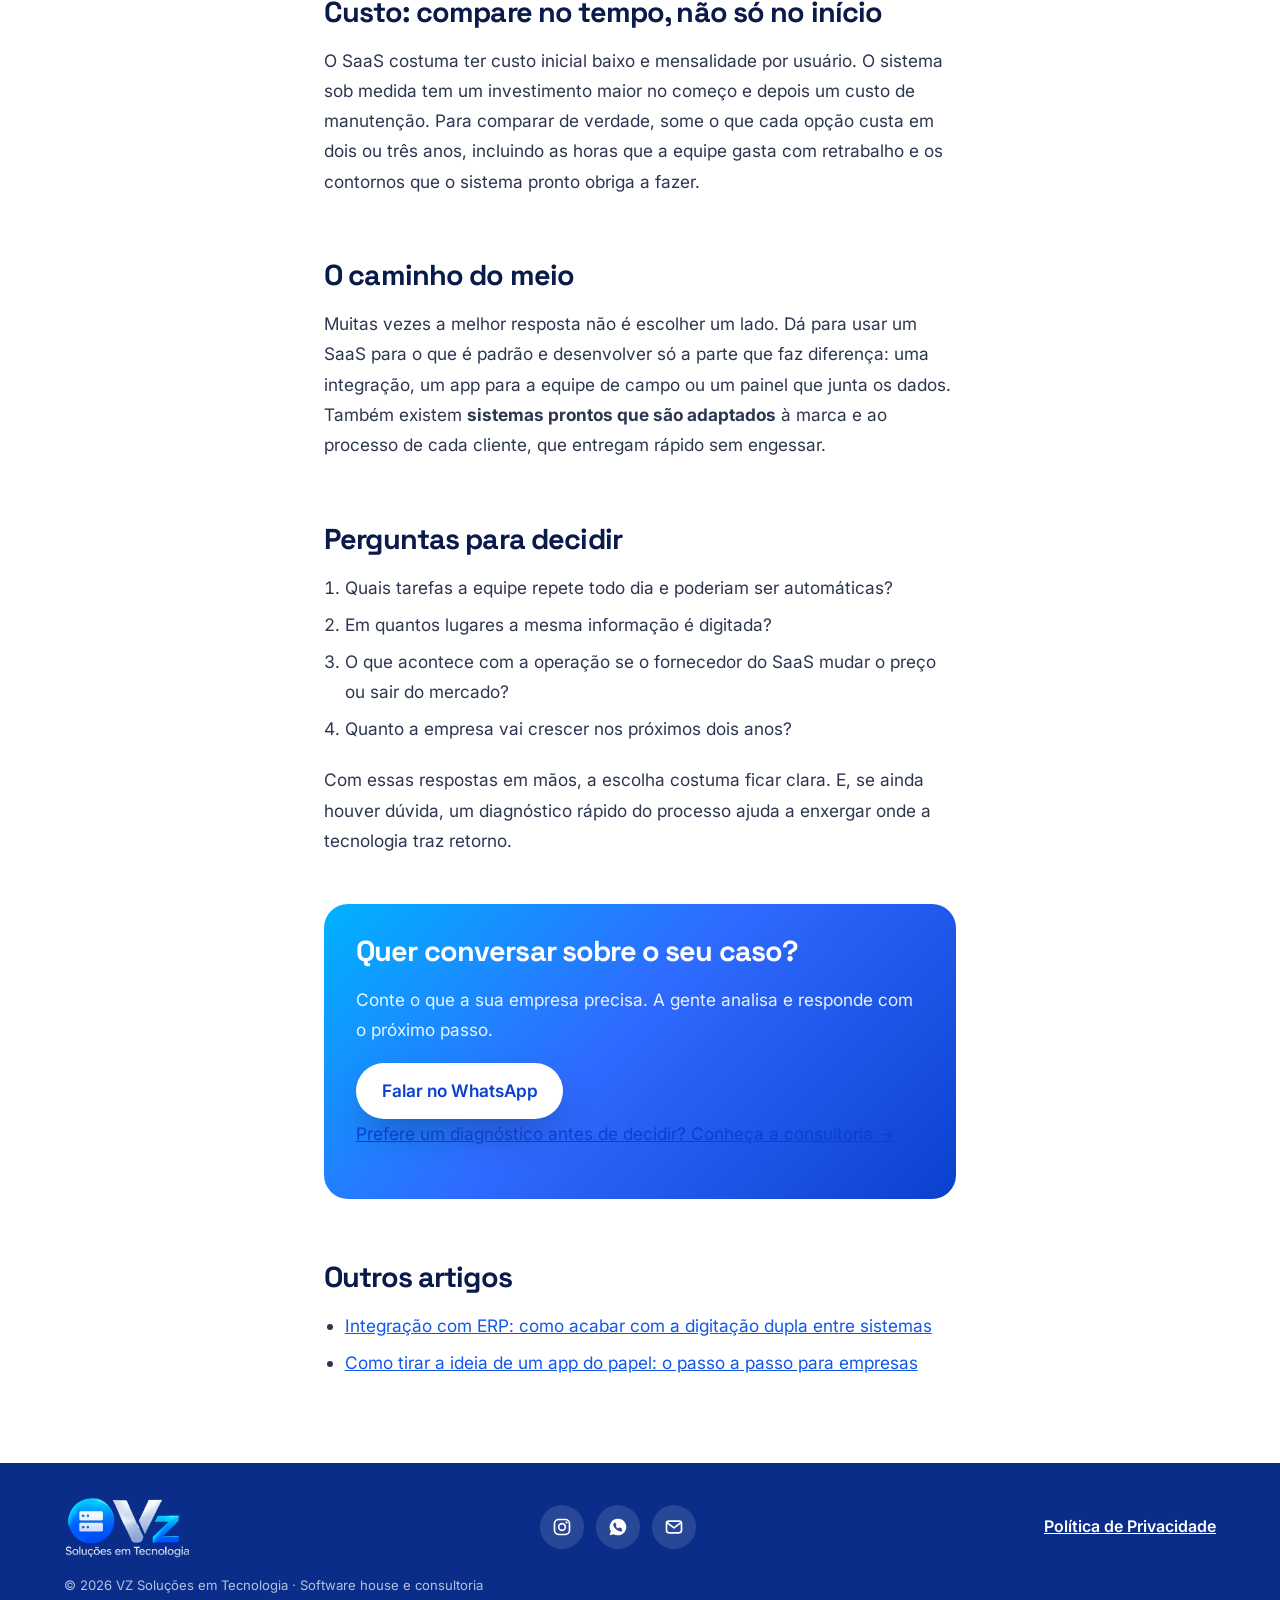
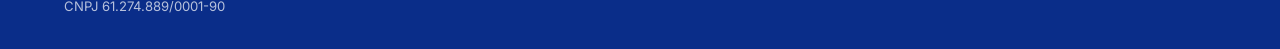
<file: blog/sistema-sob-medida-ou-saas.html>
<!doctype html>
<html lang="pt-BR">
<head>
  <meta charset="UTF-8" />
  <meta name="viewport" content="width=device-width, initial-scale=1.0" />
  <title>Sistema sob medida ou SaaS pronto: como escolher o software da sua empresa · Blog VZ</title>
  <meta name="description" content="Entenda quando vale contratar um sistema sob medida e quando um SaaS pronto resolve, com critérios práticos de custo, prazo e processo." />
  <link rel="canonical" href="https://vztecnologia.com.br/blog/sistema-sob-medida-ou-saas.html" />
  <meta name="theme-color" content="#1157EA" />
  <link rel="icon" href="../assets/logo.svg" type="image/svg+xml" />
  <meta property="og:type" content="article" />
  <meta property="og:locale" content="pt_BR" />
  <meta property="og:site_name" content="VZ Soluções em Tecnologia" />
  <meta property="og:title" content="Sistema sob medida ou SaaS pronto: como escolher o software da sua empresa · Blog VZ" />
  <meta property="og:description" content="Entenda quando vale contratar um sistema sob medida e quando um SaaS pronto resolve, com critérios práticos de custo, prazo e processo." />
  <meta property="og:url" content="https://vztecnologia.com.br/blog/sistema-sob-medida-ou-saas.html" />
  <meta property="og:image" content="https://vztecnologia.com.br/assets/marca/og-vz.jpg" />
  <meta name="twitter:card" content="summary_large_image" />
  <script type="application/ld+json">
{
  "@context": "https://schema.org",
  "@type": "BlogPosting",
  "headline": "Sistema sob medida ou SaaS pronto: como escolher o software da sua empresa",
  "description": "Entenda quando vale contratar um sistema sob medida e quando um SaaS pronto resolve, com critérios práticos de custo, prazo e processo.",
  "datePublished": "2026-10-13",
  "dateModified": "2026-10-13",
  "inLanguage": "pt-BR",
  "mainEntityOfPage": "https://vztecnologia.com.br/blog/sistema-sob-medida-ou-saas.html",
  "image": "https://vztecnologia.com.br/assets/marca/og-vz.jpg",
  "author": {
    "@type": "Organization",
    "name": "VZ Soluções em Tecnologia",
    "url": "https://vztecnologia.com.br/",
    "logo": {
      "@type": "ImageObject",
      "url": "https://vztecnologia.com.br/assets/marca/logo-vz-claro.webp"
    }
  },
  "publisher": {
    "@type": "Organization",
    "name": "VZ Soluções em Tecnologia",
    "url": "https://vztecnologia.com.br/",
    "logo": {
      "@type": "ImageObject",
      "url": "https://vztecnologia.com.br/assets/marca/logo-vz-claro.webp"
    }
  }
}
  </script>
  <link rel="preconnect" href="https://fonts.googleapis.com" />
  <link rel="preconnect" href="https://fonts.gstatic.com" crossorigin />
  <link href="https://fonts.googleapis.com/css2?family=Inter:wght@400;500;600&family=Space+Grotesk:wght@500;600;700&display=swap" rel="stylesheet" />
  <link rel="stylesheet" href="../assets/style.css?v=20261015" />
  <script src="../assets/analytics.js?v=20261015" defer></script>
</head>
<body>
  <svg width="0" height="0" style="position:absolute" aria-hidden="true">
    <symbol id="i-insta" viewBox="0 0 24 24"><rect x="3" y="3" width="18" height="18" rx="5" fill="none" stroke="currentColor" stroke-width="2"/><circle cx="12" cy="12" r="4" fill="none" stroke="currentColor" stroke-width="2"/><circle cx="17.5" cy="6.5" r="1.3" fill="currentColor"/></symbol>
    <symbol id="i-whats" viewBox="0 0 24 24"><path fill="currentColor" d="M12 2a10 10 0 00-8.6 15.1L2 22l5-1.3A10 10 0 1012 2zm5.3 14.1c-.2.6-1.3 1.2-1.8 1.2-.5.1-1 .1-3.3-.8-2.8-1.1-4.5-4-4.7-4.2-.1-.2-1.1-1.5-1.1-2.8s.7-2 1-2.3c.2-.3.5-.3.7-.3h.5c.2 0 .4 0 .6.5l.8 2c.1.2.1.3 0 .5l-.4.6-.3.4c.1.2.6 1 1.3 1.6.9.8 1.6 1 1.8 1.1.2.1.4.1.5-.1l.7-.9c.2-.2.3-.2.6-.1l1.9.9c.2.1.4.2.5.3 0 .2 0 .8-.3 1.4z"/></symbol>
    <symbol id="i-mail" viewBox="0 0 24 24"><rect x="3" y="5" width="18" height="14" rx="3" fill="none" stroke="currentColor" stroke-width="2"/><path d="M4 7l8 6 8-6" fill="none" stroke="currentColor" stroke-width="2" stroke-linecap="round" stroke-linejoin="round"/></symbol>
  </svg>

  <header class="topo topo-interno">
    <a href="../" class="marca" aria-label="VZ Soluções em Tecnologia, página inicial">
      <img class="logo-vz" src="../assets/marca/logo-vz-claro.webp" alt="" width="902" height="421" />
    </a>
    <nav aria-label="Blog">
      <a href="../consultoria/">Consultoria</a>
      <a href="../ia/">IA para empresas</a>
      <a href="./">Blog</a>
      <a href="https://wa.me/5511964981181?text=Ol%C3%A1%2C%20vim%20pelo%20blog%20da%20VZ%20e%20quero%20conversar%20sobre%20um%20projeto." class="btn btn-sm" target="_blank" rel="noopener">Fale com a gente</a>
    </nav>
  </header>

  <main id="conteudo" class="post">
    <article>
      <a href="./" class="voltar">← Todos os artigos</a>
      <h1>Sistema sob medida ou SaaS pronto: como escolher o software da sua empresa</h1>
      <p class="post-data"><time datetime="2026-10-13">13 de outubro de 2026</time> · VZ Soluções em Tecnologia</p>

      <p>Toda empresa que cresce chega no mesmo ponto: as planilhas não dão mais conta, a equipe digita a mesma informação em três lugares e alguém pergunta "não existe um sistema para isso?". Quase sempre existem dois caminhos: assinar um <strong>SaaS pronto</strong> ou desenvolver um <strong>sistema sob medida</strong>. Nenhum dos dois é melhor sempre. O que decide é o seu processo.</p>

      <h2>O que é cada opção</h2>
      <p>Um <strong>SaaS</strong> (software como serviço) é um sistema que você usa pela internet, pagando uma mensalidade. Ele já está pronto, é atualizado pelo fornecedor e atende muitas empresas parecidas ao mesmo tempo.</p>
      <p>Um <strong>sistema sob medida</strong> é construído a partir do jeito que a sua empresa trabalha. As telas, as regras e as integrações seguem o seu processo, e não o contrário.</p>

      <h2>Quando um SaaS pronto resolve</h2>
      <ul>
        <li>O seu processo é parecido com o do mercado (por exemplo, emissão de nota, agenda, CRM simples).</li>
        <li>Você precisa começar a usar em dias, não em meses.</li>
        <li>O orçamento inicial é curto e uma mensalidade cabe melhor no caixa.</li>
        <li>Pequenas adaptações no seu jeito de trabalhar não atrapalham a operação.</li>
      </ul>

      <h2>Quando vale o sistema sob medida</h2>
      <ul>
        <li>O seu processo é o seu diferencial e nenhum sistema do mercado o reproduz bem.</li>
        <li>A equipe faz contorno: exporta para planilha, ajusta e importa de novo.</li>
        <li>Você precisa integrar vários sistemas (ERP, contabilidade, WhatsApp, coletores) que não conversam entre si.</li>
        <li>A soma das mensalidades de várias ferramentas já passou do custo de ter algo próprio.</li>
      </ul>

      <h2>Custo: compare no tempo, não só no início</h2>
      <p>O SaaS costuma ter custo inicial baixo e mensalidade por usuário. O sistema sob medida tem um investimento maior no começo e depois um custo de manutenção. Para comparar de verdade, some o que cada opção custa em dois ou três anos, incluindo as horas que a equipe gasta com retrabalho e os contornos que o sistema pronto obriga a fazer.</p>

      <h2>O caminho do meio</h2>
      <p>Muitas vezes a melhor resposta não é escolher um lado. Dá para usar um SaaS para o que é padrão e desenvolver só a parte que faz diferença: uma integração, um app para a equipe de campo ou um painel que junta os dados. Também existem <strong>sistemas prontos que são adaptados</strong> à marca e ao processo de cada cliente, que entregam rápido sem engessar.</p>

      <h2>Perguntas para decidir</h2>
      <ol>
        <li>Quais tarefas a equipe repete todo dia e poderiam ser automáticas?</li>
        <li>Em quantos lugares a mesma informação é digitada?</li>
        <li>O que acontece com a operação se o fornecedor do SaaS mudar o preço ou sair do mercado?</li>
        <li>Quanto a empresa vai crescer nos próximos dois anos?</li>
      </ol>
      <p>Com essas respostas em mãos, a escolha costuma ficar clara. E, se ainda houver dúvida, um diagnóstico rápido do processo ajuda a enxergar onde a tecnologia traz retorno.</p>

      <aside class="post-cta">
        <h2>Quer conversar sobre o seu caso?</h2>
        <p>Conte o que a sua empresa precisa. A gente analisa e responde com o próximo passo.</p>
        <a href="https://wa.me/5511964981181?text=Ol%C3%A1%2C%20vim%20pelo%20blog%20da%20VZ%20e%20quero%20conversar%20sobre%20um%20projeto." class="btn btn-branco" target="_blank" rel="noopener">Falar no WhatsApp</a>
        <p><a href="../consultoria/?utm_source=blog&amp;utm_medium=internal&amp;utm_campaign=sistema-sob-medida-ou-saas">Prefere um diagnóstico antes de decidir? Conheça a consultoria →</a></p>
      </aside>

      <nav aria-label="Outros artigos">
        <h2>Outros artigos</h2>
        <ul>
          <li><a href="integracao-com-erp.html">Integração com ERP: como acabar com a digitação dupla entre sistemas</a></li>
          <li><a href="como-criar-um-app-para-empresa.html">Como tirar a ideia de um app do papel: o passo a passo para empresas</a></li>
        </ul>
      </nav>
    </article>
  </main>

  <footer class="rodape">
    <a href="../" class="marca" aria-label="VZ Soluções em Tecnologia, página inicial">
      <img class="logo-vz" src="../assets/marca/logo-vz-escuro.webp" alt="" width="805" height="405" loading="lazy" />
    </a>
    <nav class="redes" aria-label="Redes sociais">
      <a href="https://www.instagram.com/vztech.tecnologia/" target="_blank" rel="noopener" aria-label="Instagram"><svg><use href="#i-insta" /></svg></a>
      <a href="https://wa.me/5511964981181?text=Ol%C3%A1%2C%20vim%20pelo%20blog%20da%20VZ%20e%20quero%20conversar%20sobre%20um%20projeto." target="_blank" rel="noopener" aria-label="WhatsApp"><svg><use href="#i-whats" /></svg></a>
      <a href="mailto:contato@vztecnologia.com.br" aria-label="E-mail"><svg><use href="#i-mail" /></svg></a>
    </nav>
    <a href="../privacidade/" class="rodape-blog">Política de Privacidade</a>
    <small>© 2026 VZ Soluções em Tecnologia · Software house e consultoria<br />CNPJ&nbsp;61.274.889/0001-90</small>
  </footer>

  <a href="https://wa.me/5511964981181?text=Ol%C3%A1%2C%20vim%20pelo%20blog%20da%20VZ%20e%20quero%20conversar%20sobre%20um%20projeto." class="whats-flutuante" target="_blank" rel="noopener" aria-label="Conversar no WhatsApp">
    <svg><use href="#i-whats" /></svg>
  </a>
</body>
</html>
</file>
<file: assets/style.css>
/* Identidade VZ Soluções em Tecnologia: fundo branco brincando com o azul brilhante da marca. */
:root {
  --azul: #0B40CE;
  --azul-claro: #1157EA;
  --azul-escuro: #0A2D89;
  --eletrico: #2F6BFF;
  --ciano: #00B2FF;
  --fundo: #FFFFFF;
  --fundo-2: #F3F7FF;
  --gelo: #EAF0FD;
  --borda: #D9E4FB;
  --tinta: #0A1A4A;
  --tinta-2: #4A5468;
  --gradiente: linear-gradient(135deg, var(--ciano) 0%, var(--eletrico) 45%, var(--azul) 100%);
  --sombra-azul: 0 18px 50px -12px rgba(17, 87, 234, .45);
  --gutter: clamp(1rem, 5vw, 4rem);
}

* { box-sizing: border-box; }
html { scroll-padding-top: 5rem; }
/* Rolagem suave com inércia (Lenis) */
html.lenis, html.lenis body { height: auto; }
.lenis.lenis-stopped { overflow: hidden; }
body { margin: 0; font-family: Inter, system-ui, sans-serif; color: var(--tinta); background: var(--fundo); line-height: 1.6; overflow-x: clip; }
/* Fundos que vazam para as laterais (topo da consultoria) não podem criar rolagem lateral; o clip no body vai para a janela e não segura, no main segura */
main { overflow-x: clip; }
::selection { background: var(--azul-claro); color: #fff; }
/* Link para quem navega pelo teclado: só aparece ao receber foco */
.pular { position: fixed; left: 1rem; top: 1rem; z-index: 70; padding: .7rem 1.2rem; border-radius: 999px; background: var(--azul); color: #fff; font-weight: 600; text-decoration: none; transform: translateY(-200%); }
.pular:focus { transform: none; }
h1, h2, h3 { font-family: "Space Grotesk", Inter, sans-serif; line-height: 1.1; margin: 0 0 .6em; letter-spacing: -.03em; color: var(--tinta); text-wrap: balance; }
h2 { font-size: clamp(2rem, 4.5vw, 3.2rem); }
h3 { font-size: 1.2rem; letter-spacing: -.01em; }
p { margin: 0 0 1em; color: var(--tinta-2); text-wrap: pretty; }
a { color: inherit; }
img, svg { display: block; }
.grad { background: var(--gradiente); -webkit-background-clip: text; background-clip: text; color: transparent; }

/* Botões */
.btn { display: inline-flex; align-items: center; gap: .5rem; padding: .9rem 1.6rem; border-radius: 999px; font-weight: 600; text-decoration: none; color: #fff;
  background: var(--gradiente); background-size: 160% 160%; box-shadow: var(--sombra-azul); transition: transform .2s, box-shadow .2s, background-position .4s; }
.btn:hover { transform: translateY(-2px); background-position: 100% 0; box-shadow: 0 22px 60px -10px rgba(17, 87, 234, .6); }
.btn-sm { padding: .6rem 1.2rem; font-size: .9rem; }
.btn-fantasma { background: #fff; color: var(--azul-claro); border: 1.5px solid var(--borda); box-shadow: none; }
.btn-fantasma:hover { border-color: var(--azul-claro); box-shadow: none; }
.btn-branco { background: #fff; color: var(--azul); box-shadow: 0 18px 40px -12px rgba(0, 0, 0, .35); }

/* Topo */
.topo { position: fixed; inset: 0 0 auto; z-index: 50; display: flex; align-items: center; justify-content: space-between; gap: 1rem;
  padding: 1rem var(--gutter); transition: padding .3s, border-color .3s; border-bottom: 1px solid transparent; }
/* O blur fica no ::before: backdrop-filter no próprio header prenderia o menu fixo do celular dentro dele. */
.topo::before { content: ""; position: absolute; inset: 0; z-index: -1; opacity: 0; transition: opacity .3s;
  background: rgba(255, 255, 255, .8); backdrop-filter: blur(16px) saturate(1.6); -webkit-backdrop-filter: blur(16px) saturate(1.6); }
.topo.rolado::before { opacity: 1; }
.topo.rolado { padding-block: .6rem; border-color: var(--borda); }
/* Marca: logos do Gabriel recortados dos banners em "web kit vz" (claro no topo, escuro no rodapé); diminui ao rolar */
.logo-vz { --alto: 64px; height: var(--alto); width: auto; transition: height .3s; }
.topo.rolado .logo-vz { --alto: 48px; }
.topo nav { display: flex; align-items: center; gap: 1.8rem; }
.topo nav a { white-space: nowrap; }
.topo nav a:not(.btn) { position: relative; color: var(--tinta-2); text-decoration: none; font-size: .95rem; font-weight: 500; transition: color .2s; }
.topo nav a:not(.btn)::after { content: ""; position: absolute; left: 0; right: 0; bottom: -4px; height: 2px; border-radius: 2px; background: var(--gradiente); transform: scaleX(0); transition: transform .25s; }
.topo nav a:not(.btn):hover { color: var(--azul-claro); }
.topo nav a:not(.btn):hover::after { transform: scaleX(1); }
.menu-btn { display: none; width: 44px; height: 44px; border: 1.5px solid var(--borda); border-radius: 12px; background: #fff; cursor: pointer; position: relative; }
.menu-btn span, .menu-btn span::before, .menu-btn span::after { position: absolute; left: 11px; width: 20px; height: 2px; background: var(--tinta); transition: transform .3s; content: ""; }
.menu-btn span { top: 20px; }
.menu-btn span::before { left: 0; top: -6px; }
.menu-btn span::after { left: 0; top: 6px; }
.menu-btn[aria-expanded="true"] span { background: transparent; }
.menu-btn[aria-expanded="true"] span::before { transform: translateY(6px) rotate(45deg); }
.menu-btn[aria-expanded="true"] span::after { transform: translateY(-6px) rotate(-45deg); }

/* Hero */
.hero { position: relative; min-height: 100svh; display: flex; align-items: center; padding: 7rem var(--gutter) 5rem; overflow: hidden; isolation: isolate;
  background: radial-gradient(circle at 78% 45%, rgba(47, 107, 255, .22), transparent 40%), radial-gradient(circle at 95% 10%, rgba(0, 178, 255, .2), transparent 30%), #fff; }
/* Pontos azuis de fundo, que somem para a esquerda */
.hero::before { content: ""; position: absolute; inset: 0; z-index: -1; background-image: radial-gradient(rgba(17, 87, 234, .28) 1.2px, transparent 1.2px); background-size: 26px 26px;
  mask-image: linear-gradient(100deg, transparent 20%, #000 75%); -webkit-mask-image: linear-gradient(100deg, transparent 20%, #000 75%); }
#cena3d { position: absolute; inset: 0; width: 100%; height: 100%; z-index: -1; }
.hero-grade { position: absolute; inset: auto 0 0; height: 40%; z-index: -1; pointer-events: none; opacity: .6;
  background-image: linear-gradient(rgba(17, 87, 234, .25) 1px, transparent 1px), linear-gradient(90deg, rgba(17, 87, 234, .25) 1px, transparent 1px); background-size: 52px 52px;
  transform: perspective(500px) rotateX(62deg); transform-origin: bottom; mask-image: linear-gradient(to top, #000, transparent); -webkit-mask-image: linear-gradient(to top, #000, transparent); }
.hero-conteudo { position: relative; max-width: 740px; }
.hero h1 { font-size: clamp(2.2rem, 6vw, 4.2rem); }
.lead { font-size: clamp(1.05rem, 2vw, 1.25rem); max-width: 580px; }
.troca { background: var(--gradiente); -webkit-background-clip: text; background-clip: text; color: transparent; display: inline-block; transition: opacity .35s, transform .35s; }
.troca.saindo { opacity: 0; transform: translateY(-.3em); }
.kicker { display: inline-flex; align-items: center; gap: .5rem; font-size: .78rem; font-weight: 700; letter-spacing: .16em; text-transform: uppercase; color: var(--azul-claro); margin-bottom: 1rem; }
.hero .kicker { padding: .45rem 1rem; border-radius: 999px; background: var(--gelo); border: 1px solid var(--borda); }
.pulso { width: 8px; height: 8px; border-radius: 50%; background: var(--eletrico); box-shadow: 0 0 0 0 rgba(47, 107, 255, .7); animation: pulso 2s infinite; }
@keyframes pulso { 70% { box-shadow: 0 0 0 10px rgba(47, 107, 255, 0); } 100% { box-shadow: 0 0 0 0 rgba(47, 107, 255, 0); } }
.acoes { display: flex; flex-wrap: wrap; gap: 1rem; margin: 2rem 0; }
.selos { display: flex; flex-wrap: wrap; gap: .5rem 1.5rem; list-style: none; padding: 0; margin: 0; font-size: .9rem; font-weight: 500; color: var(--tinta-2); }
.selos li::before { content: "✓"; display: inline-grid; place-items: center; width: 1.2rem; height: 1.2rem; margin-right: .45rem; border-radius: 50%; background: var(--azul-claro); color: #fff; font-size: .7rem; }
.rolar { position: absolute; left: 50%; bottom: 2rem; width: 26px; height: 42px; border: 2px solid var(--borda); border-radius: 20px; transform: translateX(-50%); }
.rolar span { position: absolute; left: 50%; top: 8px; width: 4px; height: 8px; margin-left: -2px; border-radius: 2px; background: var(--azul-claro); animation: rolar 1.8s infinite; }
@keyframes rolar { to { transform: translateY(14px); opacity: 0; } }

/* Seções */
.secao { padding: clamp(4.5rem, 10vw, 7.5rem) var(--gutter); position: relative; }
.secao-clara { background: var(--fundo-2); }
.secao-topo { max-width: 700px; margin: 0 auto 3.5rem; text-align: center; }

/* Seções azuis: o azul brilhante como protagonista */
.secao-azul { overflow: hidden; isolation: isolate; color: #fff; background: radial-gradient(circle at 15% 0%, rgba(0, 178, 255, .55), transparent 45%), linear-gradient(135deg, var(--eletrico), var(--azul) 60%, var(--azul-escuro)); }
.secao-azul::before { content: ""; position: absolute; inset: 0; z-index: -1; background-image: linear-gradient(rgba(255, 255, 255, .08) 1px, transparent 1px), linear-gradient(90deg, rgba(255, 255, 255, .08) 1px, transparent 1px);
  background-size: 56px 56px; mask-image: radial-gradient(ellipse at center, #000, transparent 75%); -webkit-mask-image: radial-gradient(ellipse at center, #000, transparent 75%); }
.secao-azul h2, .secao-azul h3 { color: #fff; }
.secao-azul p { color: rgba(255, 255, 255, .82); }
.secao-azul .kicker { color: #BFE9FF; }

/* Cards de serviço: brancos, ficam azuis no hover */
.cards { display: grid; grid-template-columns: repeat(auto-fit, minmax(min(100%, 340px), 1fr)); gap: 1.25rem; max-width: 1200px; margin: 0 auto; }
.card, .pronto { position: relative; padding: 2rem; border-radius: 24px; background: #fff; border: 1.5px solid var(--borda); overflow: hidden; isolation: isolate;
  transform-style: preserve-3d; transition: border-color .3s, transform .15s ease-out, box-shadow .3s; }
.card::before { content: ""; position: absolute; inset: 0; z-index: -1; background: var(--gradiente); opacity: 0; transition: opacity .35s; }
.card::after, .pronto::after { content: ""; position: absolute; inset: 0; pointer-events: none; opacity: 0; transition: opacity .3s;
  background: radial-gradient(360px circle at var(--mx, 50%) var(--my, 50%), rgba(255, 255, 255, .35), transparent 45%); }
.card:hover, .pronto:hover { border-color: transparent; box-shadow: var(--sombra-azul); }
.card:hover::before, .card:hover::after { opacity: 1; }
.card h3, .card p { transition: color .3s; }
.card:hover h3, .card:hover p { color: #fff; }
.card.destaque { background: var(--gelo); }
/* Card largo (SaaS): ocupa a linha toda, ícone à esquerda e texto ao lado */
.card.largo { grid-column: 1 / -1; display: grid; grid-template-columns: auto 1fr; gap: .4rem 1.5rem; align-items: start; }
.card.largo .icone { grid-row: span 3; margin: 0; }
.card .tags { margin-top: .8rem; }
.card .tags li { background: #fff; color: var(--azul-claro); border: 1px solid var(--borda); }
/* Mosaico no computador: Apps ocupa duas linhas; Sistemas web e Sites, duas colunas (no celular, um embaixo do outro) */
@media (min-width: 1024px) {
  .cards { grid-template-columns: repeat(3, 1fr); }
  .card.alto { grid-row: span 2; }
  .card.duplo { grid-column: span 2; }
}
.card.alto { display: flex; flex-direction: column; }
.card.alto .tags { margin-top: auto; padding-top: 1.5rem; }
/* Card azul fixo: gradiente mais escuro que o do hover, para o texto branco ter contraste */
.card.azul { border-color: transparent; background: linear-gradient(135deg, var(--eletrico), var(--azul) 60%, var(--azul-escuro)); }
.card.azul::before { display: none; }
.card.azul h3, .card.azul p { color: #fff; }
.card.azul .icone { background: rgba(255, 255, 255, .2); box-shadow: none; }
.card.azul .tags li { background: rgba(255, 255, 255, .16); color: #fff; border-color: transparent; }
.card p { margin: 0; }
.icone { width: 54px; height: 54px; display: grid; place-items: center; border-radius: 16px; margin-bottom: 1.25rem; background: var(--gradiente); box-shadow: var(--sombra-azul);
  transform: translateZ(30px); transition: background .3s; }
.card:hover .icone { background: rgba(255, 255, 255, .2); box-shadow: none; }
.icone svg { width: 26px; height: 26px; fill: none; stroke: #fff; stroke-width: 1.8; stroke-linecap: round; stroke-linejoin: round; }

/* Cases: um palco só, um case por vez. O aparelho (celular, coletor ou notebook, por data-tipo) gira com o mouse
   (JS ajusta --rx/--ry) e vira (--giro) ao trocar de tipo; as telas abrem com zoom. Ao lado, a lista de cases:
   a linha .tempo do case ativo é o relógio e, ao terminar, o JS passa para o próximo. Pausa com o mouse sobre a seção ou fora da tela. */
.vitrine-app { display: grid; grid-template-columns: 1fr 1fr; align-items: center; gap: clamp(2rem, 5vw, 4rem); max-width: 1000px; margin: 0 auto; }
.palco { position: relative; display: grid; place-items: center; min-height: 580px; perspective: 1400px; }
.palco::before { content: ""; position: absolute; width: 420px; height: 420px; max-width: 100%; border-radius: 50%; background: radial-gradient(circle, color-mix(in srgb, var(--cor, #00B2FF) 60%, transparent), transparent 65%); filter: blur(10px); }
.palco::after { content: ""; position: absolute; bottom: 10px; width: 200px; height: 30px; border-radius: 50%; background: rgba(2, 12, 50, .45); filter: blur(14px); }
.cel3d { --rx: 6deg; --ry: -18deg; --raio: 44px; position: relative; width: 250px; height: 510px; transform-style: preserve-3d;
  transform: rotateX(var(--rx)) rotateY(calc(var(--ry) + var(--giro, 0deg))); transition: transform .5s cubic-bezier(.2, .7, .2, 1), opacity .4s; animation: flutua 6s ease-in-out infinite; }
.cel3d.virando { --giro: 90deg; opacity: 0; }
/* Espessura: fatias empilhadas atrás da frente (o JS cria as .fatia) */
.fatia, .cel-frente { position: absolute; inset: 0; border-radius: var(--raio); }
/* Celular: iPhone com moldura de titânio, bordas finas, Dynamic Island e botões laterais */
.fatia { background: linear-gradient(135deg, #D8D4CC, #8D8980); transform: translateZ(var(--z)); }
.fatia:first-child { background: linear-gradient(135deg, #C9C5BD, #9A968E); }
.cel-frente { display: flex; flex-direction: column; padding: 10px; background: #000; transform: translateZ(8px); box-shadow: inset 0 0 0 3px #B5B1A8, inset 0 0 0 4.5px #6E6B65; }
.cel3d[data-tipo="celular"] .cel-frente::before, .cel3d[data-tipo="celular"] .cel-frente::after { content: ""; position: absolute; width: 3px; background: #9A968E; }
.cel3d[data-tipo="celular"] .cel-frente::before { left: -3px; top: 92px; height: 26px; border-radius: 2px 0 0 2px; box-shadow: 0 46px 0 #9A968E, 0 0 0 0 transparent; }
.cel3d[data-tipo="celular"] .cel-frente::after { right: -3px; top: 140px; height: 64px; border-radius: 0 2px 2px 0; }
.ilha { position: absolute; z-index: 2; top: 19px; left: 50%; width: 78px; height: 23px; margin-left: -39px; border-radius: 20px; background: #000; }
.visor { position: relative; flex: 1; border-radius: 36px; overflow: hidden; background: #000; }
.teclado { display: none; }
/* Coletor (ScanTE), no estilo de um Urovo: corpo grafite com laterais de borracha, tela no alto,
   gatilho laranja de leitura e teclado físico completo */
.cel3d[data-tipo="coletor"] { --raio: 30px; height: 560px; }
.cel3d[data-tipo="coletor"] .fatia { background: #16191D; }
.cel3d[data-tipo="coletor"] .cel-frente { padding: 26px 16px 16px; background: linear-gradient(#353A41, #1E2126);
  box-shadow: inset 0 0 0 2px #0E1013, inset 8px 0 0 #1A1D21, inset -8px 0 0 #1A1D21, inset 0 0 0 10px #2A2E34; }
.cel3d[data-tipo="coletor"] .ilha { top: 11px; width: 46px; height: 5px; margin-left: -23px; border-radius: 3px; background: #0D0F12; }
.cel3d[data-tipo="coletor"] .visor { flex: 0 0 225px; border-radius: 6px; box-shadow: 0 0 0 5px #0B0D0F; }
.cel3d[data-tipo="coletor"] .teclado { display: grid; grid-template-columns: repeat(4, 1fr); grid-auto-rows: 19px; gap: 5px 7px; margin-top: 18px; padding: 0 4px; }
.teclado i { display: grid; place-items: center; border-radius: 6px; background: linear-gradient(#E8EAED, #C5CAD1); color: #1F2937; font: normal 700 7px/1 Inter, sans-serif; box-shadow: inset 0 -2px 0 rgba(0, 0, 0, .25); }
.teclado .gatilho { grid-column: span 2; border-radius: 10px; background: repeating-linear-gradient(90deg, #F97316 0 3px, #C2410C 3px 5px); box-shadow: 0 0 0 2px #7C2D12; }
.teclado .ent { grid-row: span 2; }
.teclado .lar { background: #F97316; }
.teclado .liga { color: #DC2626; font-size: 9px; }
/* Notebook (relay): tampa com tela larga, câmera e base de alumínio */
.base { display: none; }
.cel3d[data-tipo="notebook"] { --raio: 14px; width: min(440px, 88vw); height: auto; aspect-ratio: 16 / 10.4; }
.cel3d[data-tipo="notebook"] .fatia { background: #1F2937; }
.cel3d[data-tipo="notebook"] .fatia:first-child { background: linear-gradient(135deg, #D1D5DB, #9CA3AF); }
.cel3d[data-tipo="notebook"] .cel-frente { padding: 14px 12px 12px; background: #0B0F17; box-shadow: inset 0 0 0 2px #374151; }
.cel3d[data-tipo="notebook"] .ilha { top: 5px; width: 5px; height: 5px; margin-left: -2.5px; background: #1F2937; box-shadow: 0 0 0 2px #111827; }
.cel3d[data-tipo="notebook"] .visor { border-radius: 4px; }
.cel3d[data-tipo="notebook"] .base { display: block; position: absolute; left: -8%; right: -8%; bottom: -16px; height: 16px; border-radius: 2px 2px 16px 16px; background: linear-gradient(#E5E7EB, #9CA3AF); box-shadow: 0 14px 24px -10px rgba(0, 0, 0, .6); }
.base::before { content: ""; position: absolute; left: 50%; top: 0; width: 70px; height: 5px; margin-left: -35px; border-radius: 0 0 6px 6px; background: #9CA3AF; }
.vitrine-texto h3 { margin: 0; font-size: 1.35rem; }
.vitrine-texto p { margin: .7rem 0 1rem; font-size: 1rem; max-width: 440px; }
.vitrine-texto .btn { margin-top: 1.2rem; }
/* Lista de cases (com JS): o <h3> vira botão numerado; o ativo abre (texto, tags, link) e os outros mostram só o nome.
   Sem JS, todos aparecem abertos (e as telas ficam de fora). */
.app > .tela { display: none; }
.apps-info { counter-reset: case; }
.app { position: relative; counter-increment: case; }
.js .app { padding: 1rem 0 1rem 1.4rem; border-top: 1px solid rgba(255, 255, 255, .16); }
.js .app:last-child { border-bottom: 1px solid rgba(255, 255, 255, .16); }
.js .app:not(.ativo) > :not(h3) { display: none; }
.js .app.ativo > :not(h3, .tempo) { animation: entra .5s both; }
@keyframes entra { from { opacity: 0; transform: translateY(14px); } }
.app h3 button { all: unset; display: flex; align-items: baseline; gap: .9rem; width: 100%; cursor: pointer; opacity: .55; transition: opacity .2s; }
.app h3 button::before { content: counter(case, decimal-leading-zero); color: #BFE9FF; font: 600 .8rem Inter, sans-serif; }
.app h3 button:hover, .app.ativo h3 button { opacity: 1; }
.app h3 button:focus-visible { outline: 2px solid #fff; outline-offset: 4px; border-radius: 4px; }
/* O relógio: a linha à esquerda do case ativo enche de cima para baixo */
.tempo { position: absolute; left: 0; top: 0; bottom: 0; width: 2px; background: #fff; transform: scaleY(0); transform-origin: top; }
.app.ativo .tempo { animation: tempo 6s linear forwards; }
@keyframes tempo { to { transform: none; } }
@media (hover: hover) { .apps:hover .tempo { animation-play-state: paused; } }
.apps.fora .tempo { animation-play-state: paused; }
@keyframes flutua { 50% { translate: 0 -14px; } }
.tela { position: absolute; inset: 0; border-radius: inherit; overflow: hidden; padding: 3.4rem 1.2rem 1.2rem; display: flex; flex-direction: column; gap: .7rem; text-align: left; font-size: .85rem; color: #fff;
  opacity: 0; transform: scale(.4) translateY(40%); transform-origin: 50% 100%; transition: opacity .3s, transform .45s cubic-bezier(.2, .8, .2, 1); }
.tela.aberta { opacity: 1; transform: none; }
.tela b { font-family: "Space Grotesk", sans-serif; font-size: 1.4rem; line-height: 1.1; }
.tela small { opacity: .75; margin-top: -.5rem; }
.tela i { display: block; padding: .8rem 1rem; border-radius: 14px; background: rgba(255, 255, 255, .18); font-style: normal; font-weight: 600; }
/* Tela do ScanTE no coletor: barra de status, cabeçalho do app e sessão Telnet em verde */
.tela-scante { padding: 0; gap: 0; background: #050807; font: .68rem/1.55 ui-monospace, Consolas, monospace; color: #4ADE80; }
.tela .barra { display: flex; justify-content: space-between; padding: 4px 8px; background: #000; color: #D1D5DB; font: 600 .55rem Inter, sans-serif; }
.tela-scante b { padding: 5px 8px; background: #22C55E; color: #052E16; font: 700 .7rem Inter, sans-serif; }
.tela-scante code { padding: 8px; }
.tela-scante em { font-style: normal; color: #BBF7D0; }
.tela-scante .cursor { width: 6px; height: 10px; margin-left: 3px; background: #4ADE80; }
/* Tela do ScanTE Browser no coletor: navegador com cadeado e uma página web de conferência */
.tela-browser { padding: 0; gap: 0; background: #F1F5F9; color: #0F172A; font-family: Inter, sans-serif; }
.url { margin: 6px; padding: 4px 8px; border-radius: 999px; background: #fff; color: #334155; font-size: .58rem; box-shadow: 0 1px 2px rgba(15, 23, 42, .12); }
.pagina { display: grid; gap: 6px; padding: 4px 10px; }
.tela .pagina b { font: 700 .82rem "Space Grotesk", sans-serif; }
.pagina label { display: grid; gap: 2px; color: #64748B; font-size: .55rem; font-weight: 600; }
.pagina label span { padding: 4px 6px; border: 1px solid #CBD5E1; border-radius: 6px; background: #fff; color: #0F172A; font: .62rem ui-monospace, Consolas, monospace; }
.pagina em { margin-top: 4px; padding: 6px; border-radius: 8px; background: #16A34A; color: #fff; font: normal 700 .62rem Inter, sans-serif; text-align: center; }
/* Tela do relay no notebook: janela do painel com o IP do servidor e "Conectado" em verde */
.tela-relay { padding: 0; gap: 0; background: #0F172A; color: #CBD5E1; font: .66rem/1.5 ui-monospace, Consolas, monospace; }
.tela .janela { display: flex; align-items: center; padding: 6px 10px; background: #1E293B; color: #94A3B8; font: 500 .62rem Inter, sans-serif; }
.tela .janela::before { content: ""; width: 7px; height: 7px; margin-right: 34px; border-radius: 50%; background: #FF5F57; box-shadow: 11px 0 #FEBC2E, 22px 0 #28C840; }
.tela-relay .ip { padding: 12px 14px 6px; color: #F1F5F9; font-size: 1rem; font-weight: 700; }
.tela-relay .ip small { display: block; margin: 0 0 2px; opacity: 1; color: #64748B; font: 500 .6rem Inter, sans-serif; }
.tela-relay .status { align-self: flex-start; margin: 0 14px 10px; padding: 3px 10px; border-radius: 999px; background: rgba(34, 197, 94, .15); color: #4ADE80; font: 700 .78rem Inter, sans-serif; }
.tela-relay .status::before { content: "● "; animation: pisca 1.6s infinite; }
.tela-relay ol { display: grid; gap: 3px; margin: 0 14px; padding: 8px 0 0; border-top: 1px solid #1E293B; list-style: none; }
.tela-relay li { display: flex; justify-content: space-between; }
.tela-relay li em { font-style: normal; color: #4ADE80; }
.tela-relay li em.mantida { color: #FBBF24; }
/* Tela da IA contábil no notebook: lista de clientes e a IA respondendo sozinha via integração */
.tela-contabil { padding: 0; gap: 0; background: #0F172A; color: #CBD5E1; font: .62rem/1.4 Inter, sans-serif; }
.ct { flex: 1; display: grid; grid-template-columns: 38% 1fr; }
.ct-lista { display: grid; align-content: start; gap: 4px; margin: 0; padding: 6px; border-right: 1px solid #1E293B; list-style: none; }
.ct-lista li { padding: 6px 7px; border-radius: 6px; color: #E2E8F0; font-weight: 600; }
.ct-lista li.on { background: #1E293B; box-shadow: inset 2px 0 #7C3AED; }
.tela .ct-lista small { display: block; margin: 0; opacity: 1; color: #64748B; font-size: .55rem; font-weight: 400; }
.ct-chat { display: flex; flex-direction: column; gap: 6px; padding: 10px 8px; }
.tela-contabil .msg { max-width: 88%; margin: 0; padding: 5px 8px; border-radius: 8px; box-shadow: none; font-size: .6rem; }
.tela-contabil .msg::after, .tela-contabil .msg.eu::after { content: none; }
.tela-contabil .msg.eu { align-self: flex-start; background: #1E293B; color: #E2E8F0; }
.tela-contabil .msg.ia { align-self: flex-end; background: #7C3AED; color: #fff; }
.tela .ct-int { align-self: flex-end; margin: 0; opacity: 1; color: #A78BFA; font-size: .52rem; }
/* Tela da AprovIA (recriada do print do app): tema escuro, trilha de fases e navegação embaixo */
.tela-aprovia { padding: 2.7rem 0 0; gap: .5rem; background: #0B1120; color: #E5E7EB; font-family: Inter, sans-serif; }
.ap-topo { display: flex; align-items: center; gap: .35rem; padding: 0 .8rem .55rem; border-bottom: 1px solid #1E293B; }
.ap-logo { display: grid; place-items: center; width: 18px; height: 18px; border: 2px solid #3B82F6; border-radius: 5px; color: #3B82F6; font-size: .6rem; font-weight: 700; }
.tela .ap-topo b { font: 700 .85rem "Space Grotesk", sans-serif; color: #fff; }
.ap-topo b em { margin-left: 3px; font-style: normal; color: #3B82F6; }
.tela .ap-topo small { margin: .45rem 0 0 -.15rem; opacity: 1; color: #22C55E; font-size: .5rem; font-weight: 700; }
.ap-menu { margin-left: auto; color: #94A3B8; font-size: .8rem; }
.ap-ola { padding: .25rem .8rem 0; color: #fff; font: 700 1rem "Space Grotesk", sans-serif; }
.ap-chip { align-self: flex-start; margin: 0 .8rem; padding: .3rem .6rem; border-radius: 999px; background: #16213A; color: #3B82F6; font-size: .58rem; font-weight: 700; }
.ap-mod { display: flex; justify-content: space-between; align-items: baseline; padding: .2rem .8rem 0; }
.tela .ap-mod b { font: 700 .72rem "Space Grotesk", sans-serif; color: #fff; }
.tela .ap-mod small { margin: 0; opacity: 1; color: #94A3B8; font-size: .55rem; }
.ap-barra { height: 5px; margin: 0 .8rem; border-radius: 3px; background: #1E293B; }
.ap-barra span { display: block; width: 40%; height: 100%; border-radius: inherit; background: #2563EB; }
.tela.aberta .ap-barra span { animation: ap-barra 2.5s .3s ease-out both; }
@keyframes ap-barra { from { width: 0; } }
.ap-fases { display: grid; gap: .6rem; margin: 0; padding: .3rem .8rem 0; list-style: none; background: linear-gradient(#2563EB, #2563EB) calc(.8rem + 9px) .5rem / 2px 70% no-repeat; }
.ap-fases li { position: relative; padding-left: 1.85rem; color: #fff; font: 600 .66rem/1.3 "Space Grotesk", sans-serif; }
.ap-fases li::before { content: "🔒"; position: absolute; left: 0; top: 2px; display: grid; place-items: center; width: 20px; height: 20px; border-radius: 50%; background: #FFF1E6; font-size: .5rem; }
.ap-fases li.ok::before { content: "✓"; background: #2563EB; color: #fff; font-size: .62rem; font-weight: 700; }
.ap-fases li.ok:first-child::before { background: #10B981; }
.tela .ap-fases small { display: block; margin: 0; opacity: 1; color: #94A3B8; font: 700 .5rem Inter, sans-serif; letter-spacing: .06em; }
.ap-nav { display: flex; justify-content: space-around; margin-top: auto; padding: .55rem 0 .95rem; border-top: 1px solid #1E293B; background: #0F172A; color: #64748B; font-size: .55rem; font-weight: 600; }
.ap-nav .on { color: #3B82F6; }
.cursor { display: inline-block; width: 8px; height: 14px; background: #7fd8ff; vertical-align: middle; animation: pisca 1s steps(1) infinite; }
@keyframes pisca { 50% { opacity: 0; } }
/* Tela do delivery: cardápio com categorias, itens e barra do carrinho */
.tela-delivery { padding: 2.9rem .8rem .8rem; gap: .55rem; background: #fff; color: #111827; }
.tela .loja b { display: block; font: 700 1.15rem "Space Grotesk", sans-serif; }
.tela .loja small { margin: 0; opacity: 1; color: #16A34A; font-size: .65rem; font-weight: 600; }
.cats { display: flex; gap: .35rem; }
.cats span { padding: .25rem .65rem; border-radius: 999px; background: #F3F4F6; font-size: .65rem; font-weight: 600; }
.cats .on { background: #F97316; color: #fff; }
.item { display: grid; grid-template-columns: 42px 1fr auto; gap: .55rem; align-items: center; padding: .45rem; border-radius: 12px; box-shadow: 0 2px 10px rgba(17, 24, 39, .08); }
.tela .item i { display: grid; place-items: center; width: 42px; height: 42px; padding: 0; border-radius: 10px; background: #FFF7ED; font-size: 1.3rem; }
.tela .item p { margin: 0; color: #111827; font: 600 .72rem/1.25 Inter, sans-serif; }
.tela .item small { display: block; margin: 0; opacity: 1; color: #6B7280; font-size: .6rem; font-weight: 400; }
.tela .item b { font: 700 .72rem Inter, sans-serif; }
.carrinho { display: flex; justify-content: space-between; margin-top: auto; padding: .65rem .85rem; border-radius: 12px; background: #F97316; color: #fff; font: 600 .72rem Inter, sans-serif; animation: carrinho 3s infinite; }
.tela .carrinho b { font: inherit; font-weight: 700; }
@keyframes carrinho { 85% { transform: scale(1.04); } }
/* Tela do chatbot: conversa no estilo do WhatsApp (cabeçalho verde, fundo bege, balões com hora) */
.tela-chat { padding: 0 0 .8rem; gap: .5rem; background: #EFEAE2 radial-gradient(rgba(0, 0, 0, .06) 1px, transparent 1px) 0 0 / 14px 14px; color: #111B21; }
.zap-topo { display: grid; grid-template-columns: auto 1fr; column-gap: .6rem; align-items: center; padding: 2.9rem .9rem .65rem; background: #008069; color: #fff; }
.tela .zap-topo i { grid-row: span 2; width: 34px; height: 34px; padding: 0; border-radius: 50%; background: linear-gradient(135deg, #25D366, #128C7E); box-shadow: inset 0 0 0 2px rgba(255, 255, 255, .35); }
.tela .zap-topo b { font: 600 .9rem Inter, sans-serif; }
.tela .zap-topo small { margin: 0; opacity: .85; font-size: .68rem; }
.msg { max-width: 80%; margin: 0 .7rem; padding: .45rem .6rem; border-radius: 8px; font-size: .74rem; line-height: 1.35; box-shadow: 0 1px .5px rgba(11, 20, 26, .13); opacity: 0; animation: msg 6s infinite; }
.msg::after { content: "10:42"; float: right; margin: .35rem 0 0 .5rem; color: #667781; font-size: .58rem; }
.msg.eu { align-self: flex-end; background: #D9FDD3; border-top-right-radius: 2px; }
.msg.eu::after { content: "10:42 ✓✓"; }
.msg.ia { align-self: flex-start; background: #fff; border-top-left-radius: 2px; animation-delay: 1s; }
.msg:nth-of-type(3) { animation-delay: 2s; }
.zap-campo { position: relative; margin: auto 3rem 0 .6rem; padding: .55rem .9rem; border-radius: 999px; background: #fff; color: #8696A0; font-size: .75rem; }
.zap-campo::after { content: ""; position: absolute; right: -2.6rem; top: 50%; width: 34px; height: 34px; margin-top: -17px; border-radius: 50%; background: #00A884; }
@keyframes msg { 0% { opacity: 0; transform: translateY(8px); } 10%, 85% { opacity: 1; transform: none; } 100% { opacity: 0; } }
.tags { display: flex; flex-wrap: wrap; gap: .4rem; list-style: none; padding: 0; margin: 0; }
.tags li { font-size: .8rem; font-weight: 600; padding: .3rem .85rem; border-radius: 999px; background: rgba(255, 255, 255, .16); color: #fff; }

/* Sistemas prontos */
.prontos { display: grid; grid-template-columns: repeat(auto-fit, minmax(min(100%, 300px), 1fr)); gap: 1.25rem; max-width: 1200px; margin: 0 auto; }
.pronto { display: flex; flex-direction: column; padding-top: 2.6rem; }
.pronto::before { content: ""; position: absolute; inset: 0 0 auto; height: 6px; background: var(--gradiente); }
.pronto p { flex: 1; }
.pronto a { color: var(--azul-claro); font-weight: 700; text-decoration: none; }
.pronto a:hover { text-decoration: underline; }
.selo-pronto { align-self: flex-start; font-size: .72rem; font-weight: 700; text-transform: uppercase; letter-spacing: .08em; padding: .3rem .8rem; margin-bottom: 1.2rem;
  border-radius: 999px; color: var(--azul-claro); background: var(--gelo); }

/* Passos */
.passos { list-style: none; padding: 0; margin: 0 auto; max-width: 1200px; display: grid; grid-template-columns: repeat(auto-fit, minmax(220px, 1fr)); gap: 1.5rem; }
.passos li { position: relative; padding: 1.75rem; border-radius: 24px; background: #fff; border: 1.5px solid var(--borda); }
.passos span { display: block; margin-bottom: .5rem; font-family: "Space Grotesk", sans-serif; font-size: 3rem; font-weight: 700; line-height: 1;
  background: var(--gradiente); -webkit-background-clip: text; background-clip: text; color: transparent; }
.passos p { margin: 0; }

/* Clientes: logos em cartões brancos lado a lado; os que têm site são links */
.logos-clientes { display: flex; flex-wrap: wrap; justify-content: center; gap: 1rem; max-width: 1000px; margin: 0 auto; padding: 0; list-style: none; }
.logos-clientes li > * { display: grid; place-items: center; width: min(220px, 42vw); height: 108px; padding: 1.2rem 1.4rem; border-radius: 20px; background: #fff; border: 1.5px solid var(--borda); text-decoration: none; transition: transform .2s, border-color .2s, box-shadow .2s; }
.logos-clientes a:hover { transform: translateY(-4px); border-color: var(--azul-claro); box-shadow: var(--sombra-azul); }
.logos-clientes img { max-width: 100%; max-height: 52px; width: auto; height: auto; }
/* Logo da AprovIA: ícone + texto, como no site dela (Poppins, "IA" azul, "Edu" verde) */
.logo-aprovia { position: relative; display: flex; align-items: center; gap: .45rem; color: #0F172A; font: 700 clamp(1.1rem, 4vw, 1.45rem) Poppins, sans-serif; }
.logos-clientes .logo-aprovia img { width: 1.2em; height: 1.2em; }
.logo-aprovia em { margin-left: .25em; font-style: normal; color: #2563EB; }
.logo-aprovia small { position: absolute; right: 0; bottom: -1.1em; color: #22C55E; font-size: .5em; }

/* Contato */
.contato { text-align: center; }
.contatos { display: flex; flex-wrap: wrap; justify-content: center; gap: 1rem; margin-top: 2rem; }
.contato-item { display: flex; align-items: center; gap: 1rem; text-align: left; min-width: 260px; padding: 1.1rem 1.4rem; border-radius: 20px; background: #fff; color: var(--tinta); text-decoration: none; overflow-wrap: anywhere;
  box-shadow: 0 20px 40px -15px rgba(4, 20, 80, .5); transition: transform .2s; }
.contato-item:hover { transform: translateY(-4px); }
.contato-item small { display: block; color: var(--azul-claro); font-weight: 700; text-transform: uppercase; letter-spacing: .1em; font-size: .72rem; }
.dados-empresa { margin: 1.5rem 0 0; color: rgba(255, 255, 255, .82); font-size: .85rem; }


.whats-flutuante { position: fixed; right: 1.25rem; bottom: 1.25rem; z-index: 40; width: 56px; height: 56px; display: grid; place-items: center; border-radius: 50%;
  background: #25D366; box-shadow: 0 8px 24px rgba(37, 211, 102, .45); transition: transform .2s; }
.whats-flutuante:hover { transform: scale(1.08); }
.whats-flutuante svg { width: 30px; height: 30px; fill: #fff; }

/* Barra de progresso da leitura */
.progresso { position: fixed; inset: 0 0 auto; z-index: 60; height: 3px; background: var(--gradiente); transform-origin: left; transform: scaleX(var(--p, 0)); }

/* Quem somos: editor digitando à esquerda, site montando na preview à direita (sem JS, só a preview) */
.quem-somos { text-align: center; }
.ide { max-width: 1200px; margin: 0 auto; text-align: left; border-radius: 22px; overflow: hidden; background: #fff; border: 1.5px solid var(--borda); box-shadow: var(--sombra-azul); }
.js .ide { display: grid; grid-template-columns: 1fr 1.2fr; }
.ide-editor { display: none; flex-direction: column; background: #061033; }
.js .ide-editor { display: flex; }
.ide-aba { display: flex; align-items: center; gap: .4rem; padding: .75rem 1rem; font: .75rem ui-monospace, Consolas, monospace; color: rgba(255, 255, 255, .6); background: #0A1640; }
.ide-aba i { width: 10px; height: 10px; border-radius: 50%; background: #FF5F57; }
.ide-aba i:nth-child(2) { background: #FEBC2E; }
.ide-aba i:nth-child(3) { background: #28C840; }
.ide-aba span { margin-left: .6rem; }
.ide-aba b { width: 8px; height: 8px; border-radius: 50%; background: #28C840; animation: pisca 1.6s infinite; }
/* O editor acompanha a altura da preview (texto longo cabe) e rola sozinho conforme digita */
.ide-codigo { flex: 1 1 0; min-height: 26rem; margin: 0; overflow: hidden; scroll-behavior: smooth; padding: 1rem 1.2rem; font: .82rem/1.7 ui-monospace, Consolas, monospace; color: #E6EDFF; counter-reset: ln; }
.ide-codigo div { position: relative; padding-left: 2.6em; white-space: pre-wrap; counter-increment: ln; }
.ide-codigo div::before { content: counter(ln); position: absolute; left: 0; width: 1.8em; text-align: right; color: rgba(255, 255, 255, .28); }
.ide-codigo .tg { color: #7FD8FF; }
.ide-codigo .at, .ide-codigo .pr { color: #8FB3FF; }
.ide-codigo .vl { color: #A5F3C4; }
.ide-codigo .sel { color: #FFC799; }
.ide-preview { display: flex; flex-direction: column; }
.ide-preview .ide-aba { color: var(--tinta-2); background: var(--fundo-2); border-bottom: 1px solid var(--borda); }
.ide-site { flex: 1; display: flex; flex-direction: column; align-items: flex-start; justify-content: center; padding: 2rem 2.4rem; }
/* Com JS, a preview começa crua (estilo padrão do navegador) e só ganha cara com o CSS digitado no editor */
:where(.js) .ide-site * { all: revert; }
:where(.js) .ide-site { font-family: "Times New Roman", serif; color: #000; }
.js .ide-site :is(h2, p, li, a) { transition: opacity .4s; }
.js .ide-site :is(h2, p, li, a):not(.on) { opacity: 0; }

/* Formas azuis com parallax */
#servicos { overflow: hidden; }
.secao > :not(.orbe) { position: relative; z-index: 1; }
.orbe { position: absolute; z-index: 0; border-radius: 50%; pointer-events: none; }
.orbe-1 { width: 460px; height: 460px; top: -140px; right: -160px; background: radial-gradient(circle at 35% 35%, rgba(0, 178, 255, .35), rgba(47, 107, 255, .12) 55%, transparent 70%); }
.orbe-2 { width: 200px; height: 200px; bottom: 80px; left: -70px; border: 30px solid rgba(17, 87, 234, .1); }

/* Títulos que sobem palavra por palavra (o JS envolve as palavras) */
.pal { display: inline-block; overflow: hidden; padding-bottom: .12em; margin-bottom: -.12em; vertical-align: bottom; }
.pal > span { display: inline-block; transform: translateY(110%); transition: transform .9s cubic-bezier(.2, .75, .2, 1); transition-delay: calc(var(--i) * 70ms); }
.revela.visivel .pal > span { transform: none; }

/* Logos coloridos das tecnologias */
.logos { display: grid; gap: 1.25rem; overflow: hidden; padding: .5rem 0 1rem;
  mask-image: linear-gradient(90deg, transparent, #000 12%, #000 88%, transparent); -webkit-mask-image: linear-gradient(90deg, transparent, #000 12%, #000 88%, transparent); }
.logos-trilho { display: flex; gap: 1.25rem; width: max-content; animation: carrossel 50s linear infinite; }
@keyframes carrossel { to { transform: translateX(-50%); } }
.logos-trilho.reverso { animation-direction: reverse; }
.logos:hover .logos-trilho { animation-play-state: paused; }
.logos figure { margin: 0; display: flex; align-items: center; gap: .8rem; padding: .9rem 1.5rem .9rem 1rem; border-radius: 20px; background: #fff; border: 1.5px solid var(--borda); transition: transform .25s, box-shadow .25s, border-color .25s; }
.logos figure:hover { transform: translateY(-4px) scale(1.03); border-color: transparent; box-shadow: var(--sombra-azul); }
.logos img { width: 40px; height: 40px; }
.logos figcaption { font-weight: 600; white-space: nowrap; }

.app-cta { max-width: 760px; margin: 3rem auto 0; padding: clamp(2rem, 5vw, 3.5rem); text-align: center; border-radius: 32px; background: rgba(255, 255, 255, .1); border: 1px solid rgba(255, 255, 255, .3); }
.app-cta h3 { font-size: clamp(1.8rem, 4vw, 2.6rem); }

/* Etapas da consultoria: a linha azul se desenha com a rolagem */
.trajetoria { --progresso: 0; position: relative; list-style: none; max-width: 760px; margin: 0 auto; padding: 0; }
.consultoria-cta { margin: 3rem 0 0; text-align: center; }
.trajetoria::before, .trajetoria::after { content: ""; position: absolute; left: 27px; top: 28px; bottom: 28px; width: 3px; border-radius: 3px; background: var(--borda); }
.trajetoria::after { background: var(--gradiente); transform-origin: top; transform: scaleY(var(--progresso)); }
.trajetoria li { position: relative; z-index: 1; padding: .6rem 0 3rem 5.5rem; }
.trajetoria li:last-child { padding-bottom: 0; }
.trajetoria p { margin: 0; }
.marco { position: absolute; left: 0; top: 0; width: 57px; height: 57px; display: grid; place-items: center; border-radius: 50%; background: #fff; border: 2px solid var(--borda);
  font-family: "Space Grotesk", sans-serif; font-weight: 700; color: var(--azul-claro); transition: background .5s, color .5s, border-color .5s, box-shadow .5s; }
.trajetoria li.visivel .marco { background: var(--gradiente); color: #fff; border-color: #fff; box-shadow: var(--sombra-azul); }

/* Ícones coloridos de contato e redes */
.contato-icone { flex: none; width: 46px; height: 46px; padding: 11px; border-radius: 14px; color: #fff; }
.contato-icone.whats, .redes a:nth-child(2):hover { background: #25D366; }
.contato-icone.mail, .redes a:nth-child(3):hover { background: var(--gradiente); }
.contato-icone.insta, .redes a:nth-child(1):hover { background: radial-gradient(circle at 30% 107%, #fdf497 0%, #fd5949 45%, #d6249f 60%, #285AEB 90%); }
.rodape { display: flex; flex-wrap: wrap; align-items: center; justify-content: space-between; gap: 1rem 2rem; padding: 2rem var(--gutter); background: var(--azul-escuro); color: rgba(255, 255, 255, .7); }
.rodape small { flex-basis: 100%; font-size: .82rem; }
.rodape-blog { color: #fff; font-weight: 600; }
.redes { display: flex; gap: .75rem; }
.redes a { width: 44px; height: 44px; display: grid; place-items: center; border-radius: 50%; background: rgba(255, 255, 255, .12); color: #fff; transition: transform .2s, background .2s; }
.redes a:hover { transform: translateY(-3px); }
.redes svg { width: 20px; height: 20px; }
.whats-flutuante { color: #fff; }

/* Revelação ao rolar (o JS adiciona .visivel) */
.js .revela { opacity: 0; transform: translateY(40px); transition: opacity .8s ease, transform .8s ease; }
.js .revela.visivel { opacity: 1; transform: none; }

/* Aviso de cookies (criado pelo analytics.js) */
.cookies { position: fixed; z-index: 70; left: 1rem; bottom: 1rem; max-width: 420px; padding: 1.1rem 1.25rem; border-radius: 20px; background: #fff;
  border: 1.5px solid var(--borda); box-shadow: 0 20px 50px -15px rgba(4, 20, 80, .35); font-size: .9rem; }
.cookies p { margin: 0 0 .9rem; }
.cookies div { display: flex; gap: .6rem; }
.cookies button { font: inherit; font-weight: 600; cursor: pointer; border: 0; }
.cookies .btn-fantasma { border: 1.5px solid var(--borda); }

/* Blog: lista de artigos e página do artigo */
.topo-interno::before { opacity: 1; }
.topo-interno { border-color: var(--borda); }
.topo-interno nav { display: flex; align-items: center; gap: 1.2rem; }
.topo-interno nav a:not(.btn) { color: var(--tinta-2); text-decoration: none; font-weight: 500; }
.blog { padding: 8.5rem var(--gutter) 5rem; max-width: 1100px; margin: 0 auto; }
.blog > header { max-width: 680px; margin-bottom: 3rem; }
.blog h1 { font-size: clamp(2.2rem, 5vw, 3.4rem); }
.blog-lista { display: grid; grid-template-columns: repeat(auto-fit, minmax(min(100%, 300px), 1fr)); gap: 1.25rem; list-style: none; padding: 0; margin: 0; }
.blog-lista a { display: flex; flex-direction: column; height: 100%; padding: 1.75rem; border-radius: 24px; background: #fff; border: 1.5px solid var(--borda); text-decoration: none; transition: border-color .25s, box-shadow .25s, transform .25s; }
.blog-lista a:hover { border-color: transparent; box-shadow: var(--sombra-azul); transform: translateY(-3px); }
.blog-lista h2 { font-size: 1.3rem; margin: .6rem 0; }
.blog-lista p { flex: 1; margin: 0 0 1rem; }
.blog-lista span { color: var(--azul-claro); font-weight: 600; }
.post-data { font-size: .85rem; color: var(--tinta-2); }
.post { padding: 8.5rem var(--gutter) 4rem; max-width: 760px; margin: 0 auto; font-size: 1.08rem; }
.post .voltar { display: inline-block; margin-bottom: 1.5rem; color: var(--azul-claro); font-weight: 600; text-decoration: none; }
.post h1 { font-size: clamp(2rem, 4.5vw, 3rem); }
.post h2 { font-size: clamp(1.4rem, 3vw, 1.8rem); margin-top: 2.2em; }
.post p, .post li { color: #2c3650; line-height: 1.75; }
.post ul, .post ol { padding-left: 1.3rem; margin: 0 0 1.2em; }
.post li { margin-bottom: .4em; }
.post a { color: var(--azul-claro); }
.post-cta { margin-top: 3rem; padding: 2rem; border-radius: 24px; color: #fff; background: var(--gradiente); }
.post-cta h2 { margin-top: 0; color: #fff; }
.post-cta p { color: rgba(255, 255, 255, .9); }
.post .post-cta a { color: var(--azul); }
@media (max-width: 480px) { .topo-interno nav a:not(.btn) { display: none; } }

/* Página de consultoria */
.pagina-hero { position: relative; isolation: isolate; padding: 10rem var(--gutter) 5rem; max-width: 1200px; margin: 0 auto; }
.pagina-hero::before { content: ""; position: absolute; inset: 0 -50vw; z-index: -1; background: radial-gradient(circle at 80% 30%, rgba(47, 107, 255, .18), transparent 40%),
  radial-gradient(rgba(17, 87, 234, .2) 1.2px, transparent 1.2px) 0 0 / 26px 26px; mask-image: linear-gradient(100deg, transparent 25%, #000 80%); -webkit-mask-image: linear-gradient(100deg, transparent 25%, #000 80%); }
.pagina-hero h1 { font-size: clamp(2.4rem, 6vw, 4.2rem); max-width: 820px; }
.frentes { display: grid; gap: 1.25rem; max-width: 1000px; margin: 0 auto; }
.frentes article { display: grid; grid-template-columns: auto 1fr; gap: 1.5rem; padding: 2rem; border-radius: 24px; border: 1.5px solid var(--borda); background: #fff; }
.frentes .marco { position: static; background: var(--gradiente); color: #fff; border-color: #fff; box-shadow: var(--sombra-azul); }
.frentes h3 { font-size: 1.35rem; }
.lista-ok { list-style: none; padding: 0; margin: 1rem 0 0; display: grid; gap: .5rem; }
.lista-ok li { position: relative; padding-left: 1.8rem; color: var(--tinta-2); }
.lista-ok li::before { content: "✓"; position: absolute; left: 0; top: .15em; width: 1.2rem; height: 1.2rem; display: grid; place-items: center; border-radius: 50%; background: var(--gelo); color: var(--azul-claro); font-size: .7rem; font-weight: 700; }
.lista-ok.grande { gap: 1rem; }
.lista-ok b { color: var(--tinta); }
.trajetoria.fixa { --progresso: 1; }
.trajetoria.fixa .marco { background: var(--gradiente); color: #fff; border-color: #fff; box-shadow: var(--sombra-azul); }
.duas-colunas { display: grid; grid-template-columns: 1fr 1fr; gap: clamp(2rem, 6vw, 5rem); max-width: 1100px; margin: 0 auto; }
.duas-colunas h2 { font-size: clamp(1.8rem, 3.5vw, 2.4rem); }
.formato { padding: 1.5rem; border-radius: 20px; background: var(--gelo); margin-bottom: 1rem; }
.formato p { margin: 0; }
.faq { max-width: 800px; margin: 0 auto; display: grid; gap: .75rem; }
.faq details { border-radius: 18px; background: #fff; border: 1.5px solid var(--borda); }
.faq summary { padding: 1.2rem 1.5rem; font-weight: 600; cursor: pointer; list-style-position: inside; }
.faq summary::marker { color: var(--azul-claro); }
.faq details[open] summary { color: var(--azul-claro); }
.faq details p { margin: 0; padding: 0 1.5rem 1.3rem; }
.consultoria-pagina .contato a:not(.btn) { color: #fff; }
@media (max-width: 860px) { .duas-colunas { grid-template-columns: 1fr; } .frentes article { grid-template-columns: 1fr; } }

/* IA para empresas: bloco na página inicial (#ia) e página /ia/, onde chegam os anúncios. O Ayran é a IA da VZ;
   cada cliente tem a sua, com o nome dela. Fundo escuro de propósito: lembra o tema futurista do Ayran. */
.secao-ia, .secao-hub { isolation: isolate; overflow: hidden; color: #fff;
  background: radial-gradient(circle at 85% 15%, rgba(0, 178, 255, .22), transparent 45%), radial-gradient(circle at 10% 90%, rgba(47, 107, 255, .25), transparent 40%), #060D26; }
.secao-ia h2, .secao-ia h3, .secao-hub h2, .secao-hub h3 { color: #fff; }
.secao-ia p, .secao-hub p { color: rgba(255, 255, 255, .78); }
.ia-bloco { display: grid; grid-template-columns: 1fr 1.1fr; gap: clamp(2rem, 5vw, 4rem); align-items: center; max-width: 1200px; margin: 0 auto; }
.ia-pontos { list-style: none; padding: 0; margin: 1.5rem 0 0; display: grid; gap: .6rem; }
.ia-pontos li { display: flex; gap: .7rem; align-items: baseline; color: rgba(255, 255, 255, .9); }
.ia-pontos li::before { content: "✓"; flex: none; display: grid; place-items: center; width: 1.3rem; height: 1.3rem; border-radius: 50%; background: var(--gradiente); color: #fff; font-size: .7rem; font-weight: 700; }
.btn-contorno { background: transparent; border: 1.5px solid rgba(255, 255, 255, .45); box-shadow: none; }
.btn-contorno:hover { border-color: #fff; box-shadow: none; }

/* Moldura dos prints do Ayran (a barra reaproveita a .ide-aba). Sem o print, mostra o espaço reservado. */
.tela-ayran { margin: 0; border-radius: 18px; overflow: hidden; background: #0B1330; border: 1px solid rgba(255, 255, 255, .12); box-shadow: 0 30px 80px -30px rgba(0, 40, 160, .7); }
.tela-ayran img { width: 100%; height: auto; }

/* Página /ia/: topo enxuto (logo e CTA, sem menu) para quem vem do anúncio não se dispersar */
.lp-hero { min-height: auto; padding-top: clamp(7rem, 12vw, 9rem); }
.lp-hero-grade { width: 100%; max-width: 1200px; margin: 0 auto; display: grid; grid-template-columns: 1fr 1.05fr; gap: clamp(2rem, 5vw, 4rem); align-items: center; }
.lp-hero h1 { font-size: clamp(2.2rem, 4.8vw, 3.8rem); }

/* Painel de personalização (inspirado na referência do Gabriel): núcleo com o nome da IA, módulos em volta ligados
   por linhas, indicadores em cima e alertas embaixo. Dados de exemplo, avisado na legenda. */
.hub { position: relative; max-width: 1200px; margin: 0 auto; display: grid; grid-template-columns: 1fr minmax(220px, 270px) 1fr; gap: 1.5rem 3rem;
  grid-template-areas: "kpi kpi kpi" "esq centro dir" "alertas alertas alertas"; }
.hub-indicadores { grid-area: kpi; display: grid; grid-template-columns: repeat(4, 1fr); gap: 1rem; }
.hub-kpi { padding: .9rem 1.1rem; border-radius: 16px; background: rgba(255, 255, 255, .04); border: 1px solid rgba(255, 255, 255, .1); }
.hub-kpi small { display: block; color: rgba(255, 255, 255, .6); font-size: .7rem; font-weight: 700; letter-spacing: .08em; text-transform: uppercase; }
.hub-kpi b { font: 700 1.6rem "Space Grotesk", sans-serif; }
.hub-kpi em { margin-left: .4rem; font-style: normal; font-size: .78rem; font-weight: 600; color: #4ADE80; }
.hub-coluna { position: relative; z-index: 1; display: grid; gap: 1.25rem; }
.hub-coluna.esq { grid-area: esq; }
.hub-coluna.dir { grid-area: dir; }
.hub-modulo { --cor: #3B82F6; display: grid; grid-template-columns: 1fr auto; grid-template-areas: "cab cab" "lista mini"; gap: .7rem 1rem; align-items: center;
  padding: 1.1rem 1.2rem; border-radius: 18px; background: #0A1433; border: 1px solid color-mix(in srgb, var(--cor) 55%, transparent);
  box-shadow: 0 0 28px -10px var(--cor), inset 0 1px 0 rgba(255, 255, 255, .06); }
.hub-modulo header { grid-area: cab; display: flex; align-items: center; gap: .65rem; }
.hub-modulo h3 { margin: 0; font-size: .92rem; letter-spacing: .04em; text-transform: uppercase; color: color-mix(in srgb, var(--cor) 70%, #fff); }
.hub-icone { flex: none; display: grid; place-items: center; width: 34px; height: 34px; border-radius: 10px; background: color-mix(in srgb, var(--cor) 22%, transparent); color: color-mix(in srgb, var(--cor) 70%, #fff); }
.hub-icone svg { width: 18px; height: 18px; fill: none; stroke: currentColor; stroke-width: 2; stroke-linecap: round; stroke-linejoin: round; }
.hub-modulo ul { grid-area: lista; list-style: none; margin: 0; padding: 0; display: grid; gap: .2rem; font-size: .82rem; color: rgba(255, 255, 255, .8); }
.hub-modulo li::before { content: "•"; margin-right: .45rem; color: var(--cor); }
.hub-mini { grid-area: mini; display: grid; place-items: center; min-width: 64px; font-size: .62rem; color: rgba(255, 255, 255, .7); text-align: center; }
.hub-mini > * { grid-area: 1 / 1; }
/* Mini gráficos dos módulos, só CSS */
.mini-anel { --v: 70; display: grid; place-items: center; width: 62px; aspect-ratio: 1; border-radius: 50%; background: conic-gradient(var(--cor) calc(var(--v) * 1%), rgba(255, 255, 255, .1) 0);
  -webkit-mask: radial-gradient(circle, transparent 52%, #000 53%); mask: radial-gradient(circle, transparent 52%, #000 53%); }
.mini-anel-valor { grid-area: 1 / 1; font: 700 .9rem "Space Grotesk", sans-serif; color: #fff; }
.mini-barras { display: flex; align-items: flex-end; gap: 4px; height: 44px; }
.mini-barras i { width: 7px; height: calc(var(--h) * 1%); border-radius: 3px 3px 0 0; background: linear-gradient(var(--cor), color-mix(in srgb, var(--cor) 30%, transparent)); }
.mini-chips { display: flex; flex-wrap: wrap; justify-content: center; gap: 4px; max-width: 110px; }
.mini-chips span { padding: 2px 6px; border-radius: 6px; background: color-mix(in srgb, var(--cor) 25%, transparent); color: #fff; font-weight: 600; }
.mini-avatares { display: flex; }
.mini-avatares span { display: grid; place-items: center; width: 28px; height: 28px; margin-left: -8px; border-radius: 50%; border: 2px solid #0A1433; background: var(--cor); color: #052e16; font-weight: 800; font-size: .66rem; }
.mini-avatares span:nth-child(2) { background: #86EFAC; }
.mini-avatares span:nth-child(3) { background: #15803D; color: #fff; }
.mini-formatos { display: flex; align-items: flex-end; gap: 5px; }
.mini-formatos i { width: 20px; border: 2px solid var(--cor); border-radius: 4px; }
.mini-formatos i:nth-child(1) { height: 20px; }
.mini-formatos i:nth-child(2) { height: 34px; }
.mini-formatos i:nth-child(3) { width: 30px; height: 17px; }
.mini-linha { width: 76px; height: 40px; overflow: visible; fill: none; stroke: var(--cor); stroke-width: 2.5; stroke-linecap: round; stroke-linejoin: round; filter: drop-shadow(0 0 4px var(--cor)); }
/* Núcleo: o nome da IA troca (cada empresa tem a sua) */
.hub-centro { grid-area: centro; position: relative; z-index: 1; display: grid; place-items: center; }
.hub-nucleo { position: relative; width: 100%; max-width: 260px; aspect-ratio: 1; border-radius: 50%; display: grid; place-content: center; gap: .3rem; padding: 1.5rem; text-align: center;
  background: radial-gradient(circle at 50% 35%, #12307A, #071233 70%); border: 2px solid rgba(0, 178, 255, .6);
  box-shadow: 0 0 0 12px rgba(0, 178, 255, .05), 0 0 70px rgba(0, 178, 255, .45), inset 0 0 40px rgba(0, 178, 255, .25); }
.hub-nucleo::before { content: ""; position: absolute; inset: -24px; border-radius: 50%; border: 2px dashed rgba(0, 178, 255, .35); animation: gira 40s linear infinite; }
@keyframes gira { to { transform: rotate(1turn); } }
.hub-nucleo small { color: #7FE3FF; font-size: .7rem; font-weight: 700; letter-spacing: .14em; text-transform: uppercase; }
.hub-nucleo strong { font: 700 clamp(1.9rem, 3vw, 2.5rem)/1.1 "Space Grotesk", sans-serif; }
.hub .troca { background: linear-gradient(90deg, #7FE3FF, #A5B4FF); -webkit-background-clip: text; background-clip: text; }
.hub-nucleo > span { font-size: .8rem; color: rgba(255, 255, 255, .7); }
/* Linhas do núcleo até os módulos: SVG esticado na linha do meio da grade (os módulos e o núcleo ficam por cima) */
.hub-linhas { position: absolute; grid-row: 2 / 3; grid-column: 1 / 4; inset: 0; width: 100%; height: 100%; overflow: visible; fill: none; stroke-width: 1.6;
  filter: drop-shadow(0 0 5px rgba(0, 178, 255, .8)); }
.hub-alertas { grid-area: alertas; display: grid; grid-template-columns: auto repeat(3, 1fr); gap: 1rem; align-items: center; padding: 1rem; border-radius: 18px;
  background: rgba(255, 255, 255, .04); border: 1px solid rgba(255, 255, 255, .1); }
.hub-alertas > b { font-size: .72rem; letter-spacing: .1em; text-transform: uppercase; color: rgba(255, 255, 255, .7); }
.hub-alerta { --cor: #F59E0B; display: flex; gap: .6rem; align-items: flex-start; height: 100%; padding: .7rem .9rem; border-radius: 12px; font-size: .84rem; color: rgba(255, 255, 255, .9);
  border: 1px solid color-mix(in srgb, var(--cor) 45%, transparent); background: color-mix(in srgb, var(--cor) 10%, transparent); }
.hub-alerta::before { content: "!"; flex: none; display: grid; place-items: center; width: 1.3rem; height: 1.3rem; border-radius: 50%; background: var(--cor); color: #060D26; font-weight: 800; font-size: .75rem; }
.hub-legenda { max-width: 760px; margin: 1.5rem auto 0; text-align: center; font-size: .8rem; }
.secao-hub .hub-legenda { color: rgba(255, 255, 255, .55); }

/* O que já funciona: os dois prints reais (Ayran e Lia) e as funções embaixo */
.prints-ayran { display: grid; grid-template-columns: 1fr 1fr; gap: 2rem; max-width: 1200px; margin: 0 auto; }
.prints-ayran figure { margin: 0; }
.prints-ayran figcaption { margin-top: 1rem; text-align: center; color: var(--tinta-2); font-size: .95rem; }
.prints-ayran figcaption b { color: var(--tinta); }
.funcoes-extra { display: grid; grid-template-columns: repeat(2, 1fr); gap: 1.5rem; max-width: 1200px; margin: 2.5rem auto 0; }
.funcoes-extra div { padding: 1.5rem; border-radius: 20px; background: #fff; border: 1.5px solid var(--borda); }
.funcoes-extra p { margin: 0; }
/* Segurança: lista com ✓ em cartões translúcidos (seção azul) */
.checks { list-style: none; padding: 0; margin: 0 auto; max-width: 1000px; display: grid; grid-template-columns: repeat(auto-fit, minmax(min(100%, 420px), 1fr)); gap: 1rem; }
.checks li { position: relative; padding: 1.1rem 1.2rem 1.1rem 3.4rem; border-radius: 18px; background: rgba(255, 255, 255, .1); border: 1px solid rgba(255, 255, 255, .2); color: rgba(255, 255, 255, .88); }
.checks li::before { content: "✓"; position: absolute; left: 1.1rem; top: 1.15rem; width: 1.5rem; height: 1.5rem; display: grid; place-items: center; border-radius: 50%; background: #fff; color: var(--azul); font-weight: 700; font-size: .8rem; }
.checks b { display: block; color: #fff; }
/* Sob medida: o que a IA de cada cliente pode ter */
.sob-medida { list-style: none; padding: 0; margin: 0 auto; max-width: 1200px; display: grid; grid-template-columns: repeat(auto-fit, minmax(min(100%, 260px), 1fr)); gap: 1.25rem; }
.sob-medida li { padding: 1.5rem; border-radius: 20px; background: var(--fundo-2); border: 1.5px solid var(--borda); }
.sob-medida li::before { content: ""; display: block; width: 40px; height: 4px; margin-bottom: 1.1rem; border-radius: 2px; background: var(--gradiente); }
.sob-medida h3 { font-size: 1.05rem; }
.sob-medida p { margin: 0; font-size: .92rem; }

/* Pilares da página /ia/: exclusiva, aprende com o negócio e segura (o último em destaque, escuro) */
.pilares { display: grid; grid-template-columns: repeat(4, 1fr); gap: 1.5rem; max-width: 1200px; margin: 0 auto; }
.pilar { padding: 2rem; border-radius: 24px; background: #fff; border: 1.5px solid var(--borda); }
.pilar-icone { display: grid; place-items: center; width: 56px; height: 56px; margin-bottom: 1.25rem; border-radius: 16px; color: #fff; background: var(--gradiente); box-shadow: var(--sombra-azul); }
.pilar-icone svg { width: 28px; height: 28px; fill: none; stroke: currentColor; stroke-width: 1.8; stroke-linecap: round; stroke-linejoin: round; }
.pilar h3 { font-size: 1.35rem; }
.pilar ul { list-style: none; margin: 1.2rem 0 0; padding: 1.1rem 0 0; display: grid; gap: .45rem; border-top: 1px solid var(--borda); font-size: .9rem; }
.pilar li { display: flex; gap: .55rem; align-items: baseline; }
.pilar li::before { content: "✓"; flex: none; color: var(--azul-claro); font-weight: 700; }
.pilar.destaque { color: #fff; border-color: transparent; background: radial-gradient(circle at 85% 10%, rgba(0, 178, 255, .3), transparent 50%), #060D26; box-shadow: 0 30px 60px -30px rgba(6, 13, 38, .8); }
.pilar.destaque h3 { color: #fff; }
.pilar.destaque p, .pilar.destaque li { color: rgba(255, 255, 255, .82); }
.pilar.destaque ul { border-color: rgba(255, 255, 255, .15); }
.pilar.destaque li::before { color: #7FE3FF; }
/* Aprende: ciclo em 4 passos ligados por setas; o último (o resultado) em azul */
.ciclo { list-style: none; padding: 0; margin: 0 auto; max-width: 1200px; display: grid; grid-template-columns: repeat(4, 1fr); gap: 2.5rem; }
.ciclo li { position: relative; padding: 1.6rem; border-radius: 22px; background: var(--fundo-2); border: 1.5px solid var(--borda); }
.ciclo li:not(:last-child)::after { content: "→"; position: absolute; top: 50%; right: -1.95rem; transform: translateY(-50%); color: var(--azul-claro); font-size: 1.4rem; font-weight: 700; }
.ciclo span { display: inline-grid; place-items: center; width: 2.4rem; height: 2.4rem; margin-bottom: 1rem; border-radius: 50%; background: #fff; color: var(--azul-claro);
  font: 700 .9rem "Space Grotesk", sans-serif; box-shadow: 0 6px 14px -6px rgba(17, 87, 234, .45); }
.ciclo h3 { font-size: 1.1rem; }
.ciclo p { margin: 0; font-size: .92rem; }
.ciclo li:last-child { border-color: transparent; background: var(--gradiente); box-shadow: var(--sombra-azul); }
.ciclo li:last-child h3, .ciclo li:last-child p { color: #fff; }
.aprende-nota { max-width: 760px; margin: 2.5rem auto 0; padding: 1rem 1.4rem; border-radius: 16px; background: var(--gelo); color: var(--tinta); text-align: center; }
.aprende-nota b { color: var(--azul); }

/* Vitrine: 6 telas de app da IA de uma empresa fictícia. O data-seg troca as cores; o main.js troca os textos. */
.vitrine-ia { --marca: #4338CA; --marca-2: #A5B4FC; --fundo-a: #F1F2FF; overflow: hidden; transition: background-color .5s;
  background: radial-gradient(circle at 12% 18%, color-mix(in srgb, var(--marca-2) 45%, transparent), transparent 38%),
    radial-gradient(circle at 88% 82%, color-mix(in srgb, var(--marca-2) 35%, transparent), transparent 42%), var(--fundo-a); }
.vitrine-ia[data-seg="advocacia"] { --marca: #9F1239; --marca-2: #FDA4AF; --fundo-a: #FFF5F6; }
.vitrine-ia[data-seg="clinica"] { --marca: #0369A1; --marca-2: #7DD3FC; --fundo-a: #F0F9FF; }
.vitrine-ia[data-seg="logistica"] { --marca: #C2410C; --marca-2: #FDBA74; --fundo-a: #FFF4EC; }
.vitrine-ia[data-seg="varejo"] { --marca: #047857; --marca-2: #6EE7B7; --fundo-a: #ECFDF5; }
.segmentos-abas { display: flex; flex-wrap: wrap; justify-content: center; gap: .5rem; margin: -1.5rem auto 1rem; }
.aba { padding: .6rem 1.25rem; border-radius: 999px; border: 1.5px solid color-mix(in srgb, var(--marca) 30%, transparent); background: rgba(255, 255, 255, .75); color: var(--tinta);
  font: 600 .92rem Inter, sans-serif; cursor: pointer; transition: background .2s, color .2s, border-color .2s; }
.aba:hover { border-color: var(--marca); }
.aba[aria-pressed="true"] { background: var(--marca); border-color: var(--marca); color: #fff; }
.aba:focus-visible { outline: 2px solid var(--marca); outline-offset: 3px; }
.vitrine-resumo { max-width: 640px; min-height: 3.2em; margin: 0 auto 2.5rem; text-align: center; transition: opacity .25s; }
.fones { display: grid; grid-template-columns: repeat(3, 250px); justify-content: center; gap: 2.5rem; }
.fone { width: 250px; aspect-ratio: 9 / 18.6; padding: 8px; border-radius: 38px; background: linear-gradient(145deg, #fff, #E9EEF5);
  box-shadow: 0 30px 60px -28px color-mix(in srgb, var(--marca) 60%, #000), inset 0 0 0 1px rgba(255, 255, 255, .9), 0 1px 3px rgba(15, 23, 42, .1); }
.fone-tela { height: 100%; display: flex; flex-direction: column; gap: .55rem; padding: .55rem .85rem .9rem; overflow: hidden; border-radius: 31px; font-size: .68rem; line-height: 1.35;
  color: #0F172A; background: linear-gradient(180deg, #fff 55%, color-mix(in srgb, var(--marca-2) 18%, #fff)); transition: opacity .25s, transform .25s; }
.trocando .fone-tela, .trocando .vitrine-resumo { opacity: 0; }
.trocando .fone-tela { transform: scale(.97); }
.fone-tela p { margin: 0; color: #475569; font-size: .68rem; }
.fone-tela small { color: #64748B; font-size: .6rem; }
.fone-tela svg { fill: none; stroke: currentColor; stroke-width: 1.8; stroke-linecap: round; stroke-linejoin: round; }
.fone-status { display: flex; justify-content: space-between; align-items: center; padding: 0 .35rem; font-size: .6rem; }
.fone-status span { width: 17px; height: 8px; border: 1.5px solid #0F172A; border-radius: 2.5px; box-shadow: inset 0 0 0 1px #fff, inset 10px 0 0 #0F172A; }
.fone-btn { margin-top: auto; padding: .6rem; border-radius: 999px; background: var(--marca); color: #fff; font-weight: 700; text-align: center; box-shadow: 0 8px 18px -8px var(--marca); }
.fone .avatar { flex: none; display: grid; place-items: center; width: 28px; height: 28px; border-radius: 50%; background: color-mix(in srgb, var(--marca) 15%, #fff); color: var(--marca); font-size: .58rem; font-weight: 800; }
.fone-tela .rotulo { margin-bottom: -.25rem; color: #0F172A; font-weight: 700; }
.fone .tela-titulo { font-size: .85rem; text-align: center; }
.fone .atalhos span, .fone .meta, .fone .cal, .fone .recurso, .fone .grafico, .fone .kpis3 div, .fone .perms li { background: #fff; box-shadow: 0 2px 8px rgba(15, 23, 42, .07); }
/* Tela 1: boas-vindas */
.fone .bv { text-align: center; }
.fone .bv-arte { flex: 1; display: grid; place-items: center; }
.fone .bv-icone { display: grid; place-items: center; width: 110px; aspect-ratio: 1; border-radius: 34px; color: #fff; background: linear-gradient(145deg, var(--marca-2), var(--marca));
  box-shadow: 0 0 0 12px color-mix(in srgb, var(--marca-2) 25%, transparent), 0 24px 40px -14px var(--marca); }
.fone .bv-icone svg { width: 56px; height: 56px; stroke-width: 1.6; }
.fone .bv-titulo { font: 700 1.15rem/1.2 "Space Grotesk", sans-serif; color: var(--marca); }
.fone .bv-pontos { display: flex; justify-content: center; gap: 4px; }
.fone .bv-pontos i { width: 6px; height: 6px; border-radius: 50%; background: #CBD5E1; }
.fone .bv-pontos i:first-child { width: 16px; border-radius: 3px; background: var(--marca); }
/* Tela 2: início */
.fone .in-topo { display: flex; justify-content: space-between; align-items: center; }
.fone .in-topo small { display: block; }
.fone .in-topo b { font: 700 .95rem "Space Grotesk", sans-serif; }
.fone .busca, .fone .chat-campo { padding: .45rem .7rem; border-radius: 999px; background: #F1F5F9; color: #94A3B8; }
.fone .cartao-marca, .fone .empresa { color: #fff; background: linear-gradient(135deg, var(--marca), color-mix(in srgb, var(--marca) 60%, var(--marca-2))); }
.fone .cartao-marca { display: grid; gap: .15rem; padding: .7rem .8rem; border-radius: 14px; }
.fone .cartao-marca small, .fone .cartao-marca span, .fone .empresa small { color: rgba(255, 255, 255, .85); font-size: .6rem; }
.fone .cartao-marca b { font-size: .78rem; }
.fone .cartao-marca i { justify-self: start; margin-top: .3rem; padding: .2rem .55rem; border-radius: 999px; background: rgba(255, 255, 255, .22); font-style: normal; font-size: .58rem; font-weight: 700; }
.fone .atalhos { display: grid; grid-template-columns: repeat(4, 1fr); gap: .35rem; }
.fone .atalhos span { display: grid; justify-items: center; gap: .25rem; padding: .45rem .1rem; border-radius: 10px; }
.fone .atalhos i { width: 18px; height: 18px; border-radius: 6px; background: color-mix(in srgb, var(--marca) 22%, #fff); }
.fone .atalhos em { font-style: normal; font-size: .52rem; font-weight: 600; }
.fone .meta { display: flex; gap: .6rem; align-items: center; padding: .55rem; border-radius: 12px; }
.fone .meta small { display: block; }
.fone .anel { position: relative; flex: none; display: grid; place-items: center; width: 46px; aspect-ratio: 1; border-radius: 50%; background: conic-gradient(var(--marca) calc(var(--v) * 1%), #E2E8F0 0); }
.fone .anel::before { content: ""; position: absolute; inset: 5px; border-radius: 50%; background: #fff; }
.fone .anel b { position: relative; font-size: .62rem; }
/* Tela 3: chat */
.fone .chat-topo { display: flex; gap: .5rem; align-items: center; padding-bottom: .5rem; border-bottom: 1px solid #E2E8F0; }
.fone .chat-topo small { display: block; }
.fone .avatar.ia { color: #fff; background: var(--marca); }
.fone .avatar svg { width: 15px; height: 15px; }
.fone .chat-corpo { flex: 1; display: flex; flex-direction: column; gap: .5rem; padding-top: .3rem; }
.fone-tela .bolha { max-width: 86%; padding: .5rem .65rem; border-radius: 12px; }
.fone-tela .bolha.eu { align-self: flex-end; background: var(--marca); color: #fff; border-bottom-right-radius: 4px; }
.fone-tela .bolha.ia { align-self: flex-start; background: #F1F5F9; color: #0F172A; border-bottom-left-radius: 4px; }
.fone .chat-acao { align-self: flex-start; padding: .3rem .65rem; border-radius: 999px; border: 1.5px solid var(--marca); color: var(--marca); font-weight: 700; font-size: .6rem; }
.fone .chat-campo { display: flex; justify-content: space-between; align-items: center; padding-right: .35rem; }
.fone .chat-campo i { width: 22px; height: 22px; border-radius: 50%; background: var(--marca); }
/* Tela 4: agenda */
.fone .cal { padding: .55rem; border-radius: 14px; }
.fone .cal-mes { display: flex; justify-content: space-between; margin-bottom: .35rem; font-size: .66rem; }
.fone .cal-mes i { font-style: normal; color: #94A3B8; }
.fone .cal-grade { display: grid; grid-template-columns: repeat(7, 1fr); gap: 2px; text-align: center; font-size: .55rem; }
.fone .cal-grade em { font-style: normal; font-weight: 700; color: #94A3B8; }
.fone .cal-grade i { padding: .17rem 0; border-radius: 6px; font-style: normal; }
.fone .cal-grade .marcado { color: var(--marca); font-weight: 700; }
.fone .cal-grade .hoje { background: var(--marca); color: #fff; font-weight: 700; }
.fone .horarios { display: grid; grid-template-columns: repeat(3, 1fr); gap: .3rem; }
.fone .horarios span { padding: .3rem 0; border-radius: 8px; border: 1px solid #E2E8F0; background: #fff; text-align: center; font-size: .58rem; }
.fone .horarios .on { background: var(--marca); border-color: var(--marca); color: #fff; font-weight: 700; }
.fone .recurso { display: flex; gap: .5rem; align-items: center; padding: .45rem; border-radius: 12px; }
.fone .recurso small { display: block; }
/* Tela 5: painel */
.fone .grafico { display: flex; align-items: flex-end; justify-content: space-between; height: 150px; padding: .6rem; border-radius: 14px; }
.fone .grafico i { width: 11%; height: calc(var(--h) * 1%); border-radius: 5px 5px 2px 2px; background: linear-gradient(var(--marca), var(--marca-2)); }
.fone .kpis3 { display: grid; grid-template-columns: repeat(3, 1fr); gap: .35rem; }
.fone .kpis3 div { padding: .45rem .4rem; border-radius: 10px; }
.fone .kpis3 small { display: block; font-size: .5rem; }
.fone .kpis3 b { font: 700 .82rem "Space Grotesk", sans-serif; color: var(--marca); }
.fone .alerta-mini { display: grid; gap: .1rem; padding: .5rem .6rem; border-radius: 12px; background: #FEF3C7; color: #92400E; }
.fone .alerta-mini b { font-size: .58rem; letter-spacing: .06em; text-transform: uppercase; }
/* Tela 6: equipe e acessos */
.fone .empresa { display: flex; gap: .55rem; align-items: center; padding: .55rem; border-radius: 14px; }
.fone .empresa small { display: block; }
.fone-nav { display: flex; justify-content: space-around; margin: auto -.85rem -.9rem; padding: .6rem .4rem .8rem; border-top: 1px solid #E2E8F0; background: #fff; color: #94A3B8; font-size: .55rem; font-weight: 600; }
.fone-nav .on { color: var(--marca); }
.fone .logo-emp { display: grid; place-items: center; width: 32px; height: 32px; border-radius: 10px; background: rgba(255, 255, 255, .2); }
.fone .logo-emp svg { width: 18px; height: 18px; }
.fone .membros, .fone .perms { list-style: none; margin: 0; padding: 0; display: grid; gap: .35rem; }
.fone .membros li { display: flex; gap: .5rem; align-items: center; }
.fone .membros small { display: block; }
.fone .perms li { display: flex; justify-content: space-between; align-items: center; padding: .4rem .55rem; border-radius: 10px; }
.fone .chave { position: relative; flex: none; width: 26px; height: 15px; border-radius: 999px; background: #CBD5E1; transition: background .3s; }
.fone .chave::after { content: ""; position: absolute; top: 2px; left: 2px; width: 11px; height: 11px; border-radius: 50%; background: #fff; transition: transform .3s; }
.fone .chave.on { background: var(--marca); }
.fone .chave.on::after { transform: translateX(11px); }

@media (max-width: 960px) {
  /* Telas viram carrossel de deslizar */
  .fones { grid-template-columns: none; grid-auto-flow: column; grid-auto-columns: 250px; justify-content: start; gap: 1.25rem; overflow-x: auto; scroll-snap-type: x mandatory;
    margin: 0 calc(var(--gutter) * -1); padding: .5rem var(--gutter) 2rem; scrollbar-width: none; }
  .fone { scroll-snap-align: center; }
  .ia-bloco, .lp-hero-grade { grid-template-columns: 1fr; }
  .pilares { grid-template-columns: 1fr 1fr; }
  .ciclo { grid-template-columns: 1fr 1fr; gap: 1.25rem; }
  .ciclo li::after { display: none; }
  .hub { grid-template-columns: 1fr 1fr; grid-template-areas: "centro centro" "kpi kpi" "esq dir" "alertas alertas"; gap: 1.25rem; }
  .hub-linhas { display: none; }
  .hub-indicadores { grid-template-columns: repeat(2, 1fr); }
  .hub-nucleo { max-width: 220px; margin: 1.5rem 0; }
  .hub-alertas { grid-template-columns: 1fr; }
  .prints-ayran, .funcoes-extra { grid-template-columns: 1fr; }
}
@media (max-width: 640px) {
  .pilares, .ciclo { grid-template-columns: 1fr; }
  .hub { grid-template-columns: 1fr; grid-template-areas: "centro" "kpi" "esq" "dir" "alertas"; }
  .topo-lp .logo-vz { --alto: 50px; }
  .topo-lp .btn-sm { padding: .55rem .9rem; font-size: .82rem; }
}

/* Menu vira botão (6 itens não cabem numa linha abaixo de ~1100 px) */
@media (max-width: 1100px) {
  .menu-btn { display: block; }
  #menu { position: fixed; inset: 0; flex-direction: column; justify-content: center; gap: 2rem; background: #fff;
    opacity: 0; visibility: hidden; transition: opacity .3s, visibility .3s; z-index: -1; }
  #menu.aberto { opacity: 1; visibility: visible; }
  #menu a:not(.btn) { font-size: 1.25rem; color: var(--tinta); }
}

/* Pilares em 2 colunas antes de apertar demais as 4 */
@media (max-width: 1200px) and (min-width: 961px) {
  .pilares { grid-template-columns: 1fr 1fr; }
}

/* Celular */
@media (max-width: 860px) {
  .vitrine-app { grid-template-columns: 1fr; }
  .js .ide { grid-template-columns: 1fr; }
  .ide-codigo { flex: none; height: 15rem; min-height: 0; font-size: .72rem; }
  .ide-site { padding: 1.5rem; }
  /* Espaço para o botão flutuante do WhatsApp não cobrir o CNPJ no fim da página */
  .rodape { padding-bottom: 6rem; }
}

@media (prefers-reduced-motion: reduce) {
  *, *::before, *::after { animation: none !important; transition: none !important; }
  html { scroll-behavior: auto; }
  .js .revela { opacity: 1; transform: none; }
  .msg { opacity: 1; }
}
</file>
